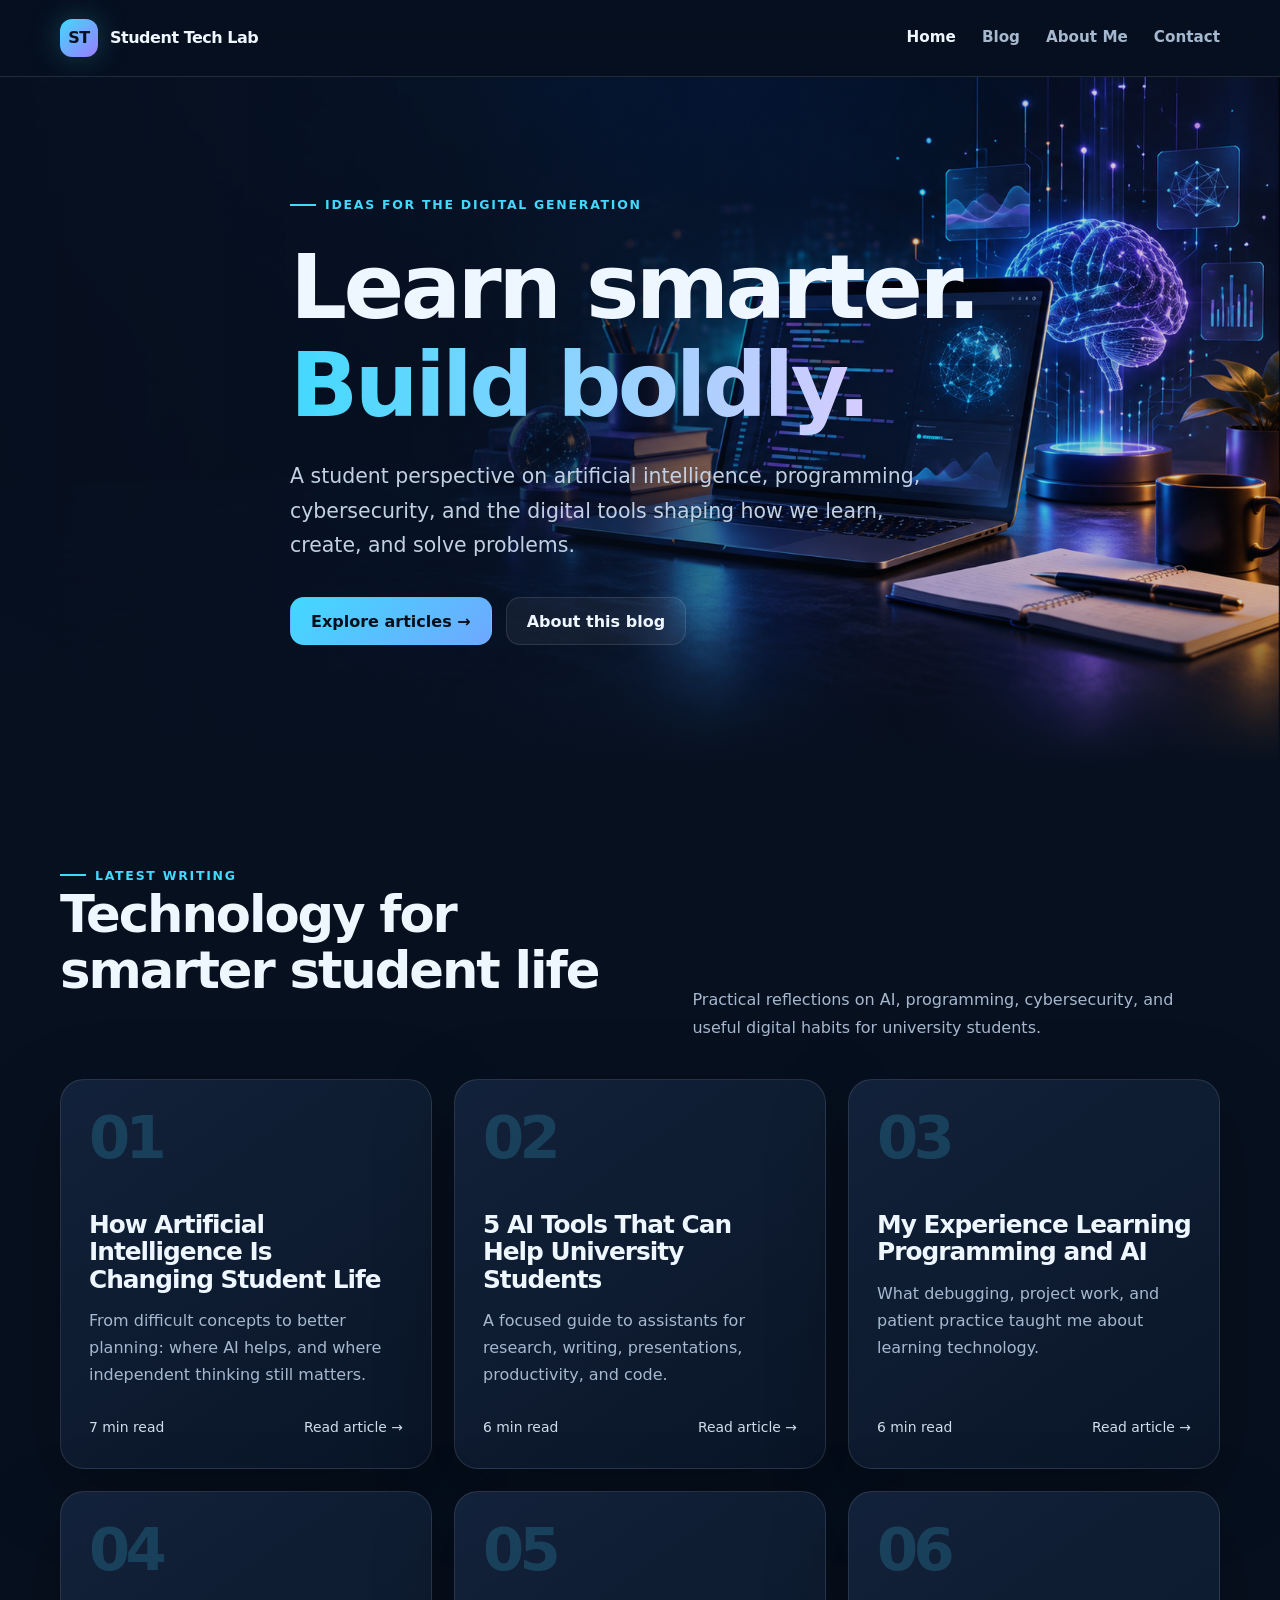
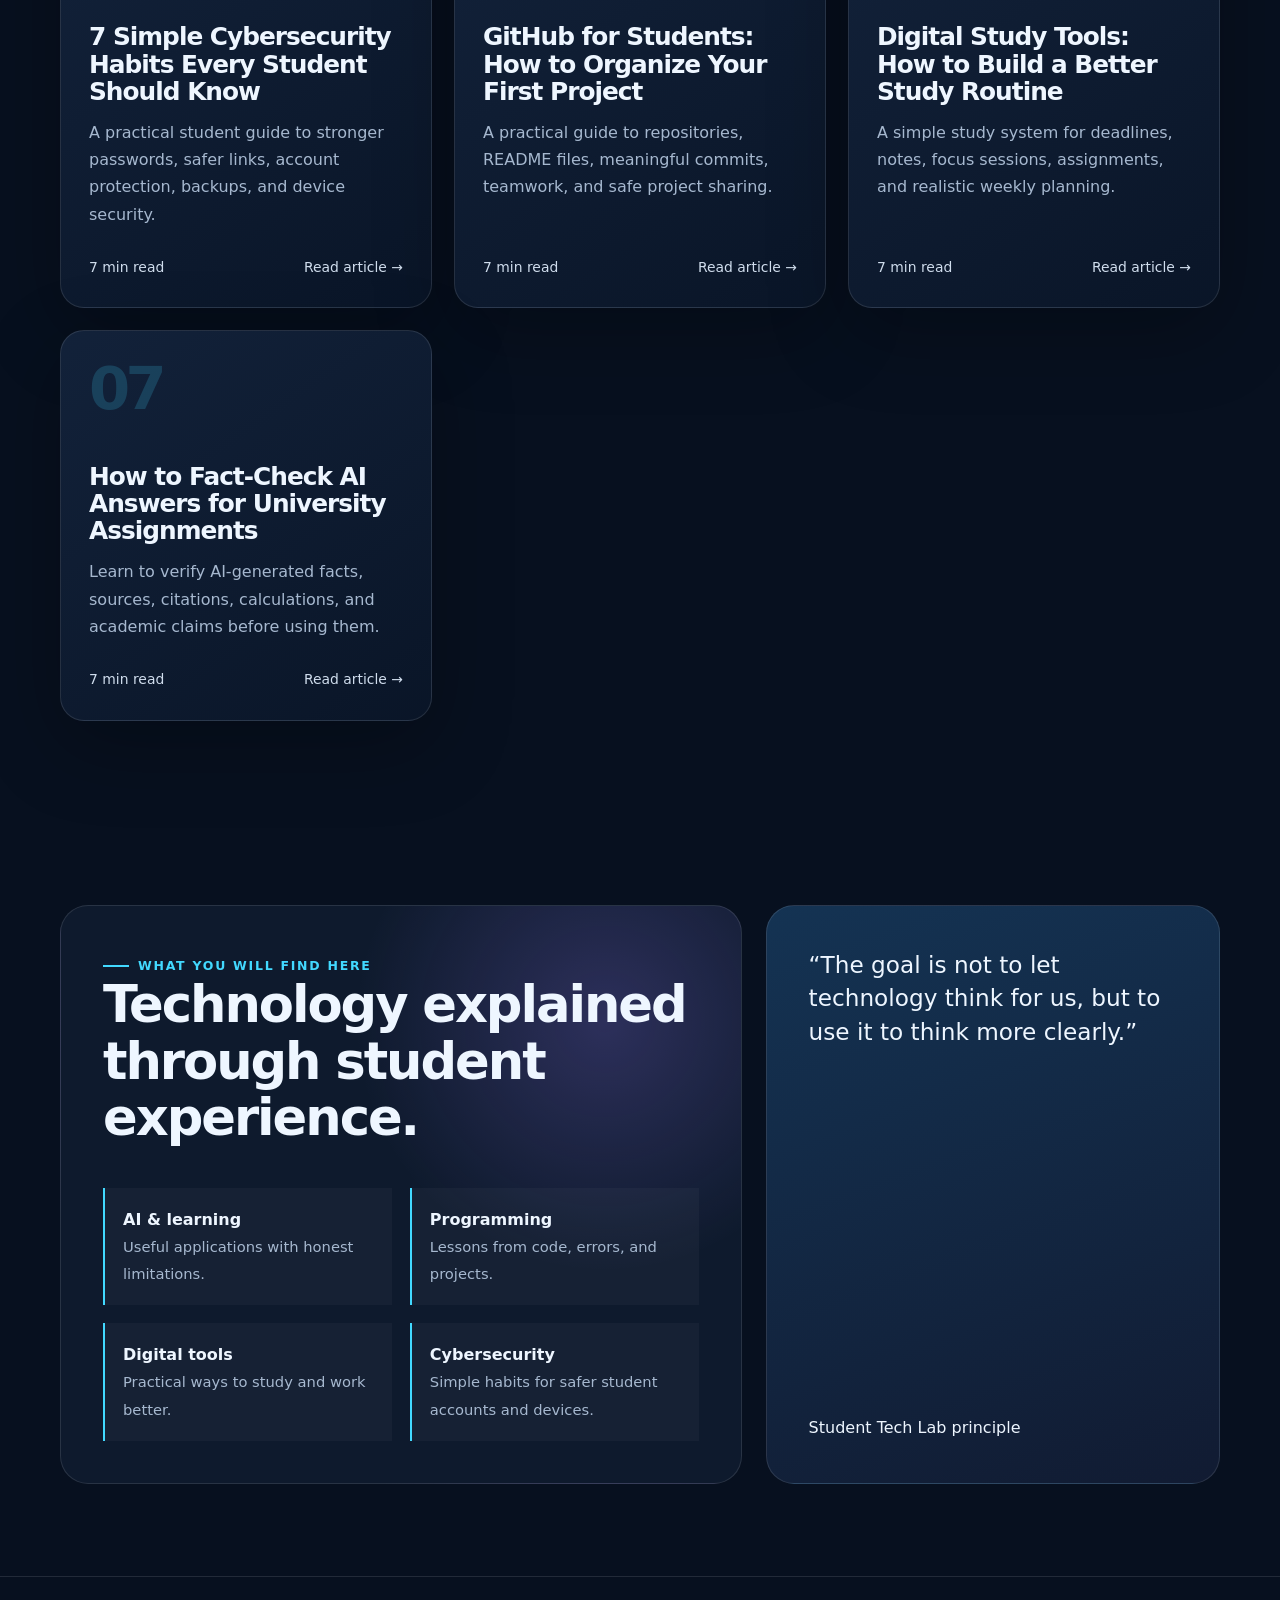
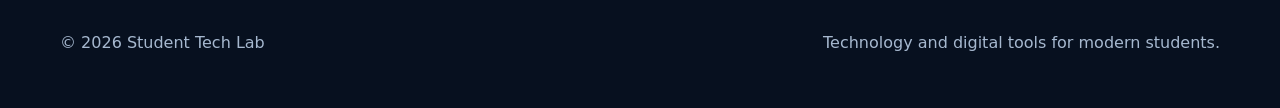
<file: index.html>
<!doctype html>
<html lang="en">
<head>
  <meta charset="utf-8">
  <meta name="viewport" content="width=device-width,initial-scale=1">
  <title>Student Tech Lab — AI, Programming & Digital Tools</title>
  <meta name="description" content="A student blog about artificial intelligence, programming, cybersecurity, and practical digital tools for modern university life.">
  <meta name="keywords" content="AI for students, programming, cybersecurity for students, education technology, student productivity">
  <link rel="icon" href="favicon.svg" type="image/svg+xml">
  <link rel="stylesheet" href="assets/styles.css">
</head>
<body>
  <a class="skip" href="#main">Skip to content</a>

  <header class="site-header">
    <nav class="nav wrap" aria-label="Main navigation">
      <a class="brand" href="index.html"><span class="brand-mark">ST</span>Student Tech Lab</a>
      <button class="menu-btn" aria-expanded="false" aria-controls="nav-links">Menu</button>
      <div class="nav-links" id="nav-links">
        <a href="index.html" aria-current="page">Home</a>
        <a href="#articles">Blog</a>
        <a href="about.html">About Me</a>
        <a href="contact.html">Contact</a>
      </div>
    </nav>
  </header>

  <main id="main">
    <section class="hero">
      <div class="wrap hero-content">
        <span class="eyebrow">Ideas for the digital generation</span>
        <h1>Learn smarter. <span class="gradient">Build boldly.</span></h1>
        <p class="lead">A student perspective on artificial intelligence, programming, cybersecurity, and the digital tools shaping how we learn, create, and solve problems.</p>
        <div class="hero-actions">
          <a class="button" href="#articles">Explore articles →</a>
          <a class="button secondary" href="about.html">About this blog</a>
        </div>
      </div>
    </section>

    <section class="section" id="articles">
      <div class="wrap">
        <div class="section-head">
          <div>
            <span class="eyebrow">Latest writing</span>
            <h2>Technology for smarter student life</h2>
          </div>
          <p>Practical reflections on AI, programming, cybersecurity, and useful digital habits for university students.</p>
        </div>

        <div class="post-grid">
          <a class="card" href="articles/ai-changing-student-life.html">
            <span class="card-number">01</span>
            <h3>How Artificial Intelligence Is Changing Student Life</h3>
            <p>From difficult concepts to better planning: where AI helps, and where independent thinking still matters.</p>
            <div class="card-meta"><span>7 min read</span><span>Read article →</span></div>
          </a>

          <a class="card" href="articles/five-ai-tools.html">
            <span class="card-number">02</span>
            <h3>5 AI Tools That Can Help University Students</h3>
            <p>A focused guide to assistants for research, writing, presentations, productivity, and code.</p>
            <div class="card-meta"><span>6 min read</span><span>Read article →</span></div>
          </a>

          <a class="card" href="articles/learning-programming-ai.html">
            <span class="card-number">03</span>
            <h3>My Experience Learning Programming and AI</h3>
            <p>What debugging, project work, and patient practice taught me about learning technology.</p>
            <div class="card-meta"><span>6 min read</span><span>Read article →</span></div>
          </a>

          <a class="card" href="articles/cybersecurity-students.html">
            <span class="card-number">04</span>
            <h3>7 Simple Cybersecurity Habits Every Student Should Know</h3>
            <p>A practical student guide to stronger passwords, safer links, account protection, backups, and device security.</p>
            <div class="card-meta"><span>7 min read</span><span>Read article →</span></div>
          </a>

          <a class="card" href="articles/github-for-students.html">
            <span class="card-number">05</span>
            <h3>GitHub for Students: How to Organize Your First Project</h3>
            <p>A practical guide to repositories, README files, meaningful commits, teamwork, and safe project sharing.</p>
            <div class="card-meta"><span>7 min read</span><span>Read article →</span></div>
          </a>

          <a class="card" href="articles/digital-study-tools.html">
            <span class="card-number">06</span>
            <h3>Digital Study Tools: How to Build a Better Study Routine</h3>
            <p>A simple study system for deadlines, notes, focus sessions, assignments, and realistic weekly planning.</p>
            <div class="card-meta"><span>7 min read</span><span>Read article →</span></div>
          </a>

          <a class="card" href="articles/fact-check-ai-answers.html">
            <span class="card-number">07</span>
            <h3>How to Fact-Check AI Answers for University Assignments</h3>
            <p>Learn to verify AI-generated facts, sources, citations, calculations, and academic claims before using them.</p>
            <div class="card-meta"><span>7 min read</span><span>Read article →</span></div>
          </a>
        </div>
      </div>
    </section>

    <section class="section">
      <div class="wrap topic-strip">
        <div class="feature-panel">
          <span class="eyebrow">What you will find here</span>
          <h2>Technology explained through student experience.</h2>
          <div class="feature-list">
            <div class="feature"><strong>AI & learning</strong><span>Useful applications with honest limitations.</span></div>
            <div class="feature"><strong>Programming</strong><span>Lessons from code, errors, and projects.</span></div>
            <div class="feature"><strong>Digital tools</strong><span>Practical ways to study and work better.</span></div>
            <div class="feature"><strong>Cybersecurity</strong><span>Simple habits for safer student accounts and devices.</span></div>
          </div>
        </div>
        <aside class="quote-panel">
          <blockquote>“The goal is not to let technology think for us, but to use it to think more clearly.”</blockquote>
          <span>Student Tech Lab principle</span>
        </aside>
      </div>
    </section>
  </main>

  <footer class="site-footer">
    <div class="wrap footer-row">
      <p>© 2026 Student Tech Lab</p>
      <p>Technology and digital tools for modern students.</p>
    </div>
  </footer>

  <script src="assets/site.js"></script>
</body>
</html>
</file>
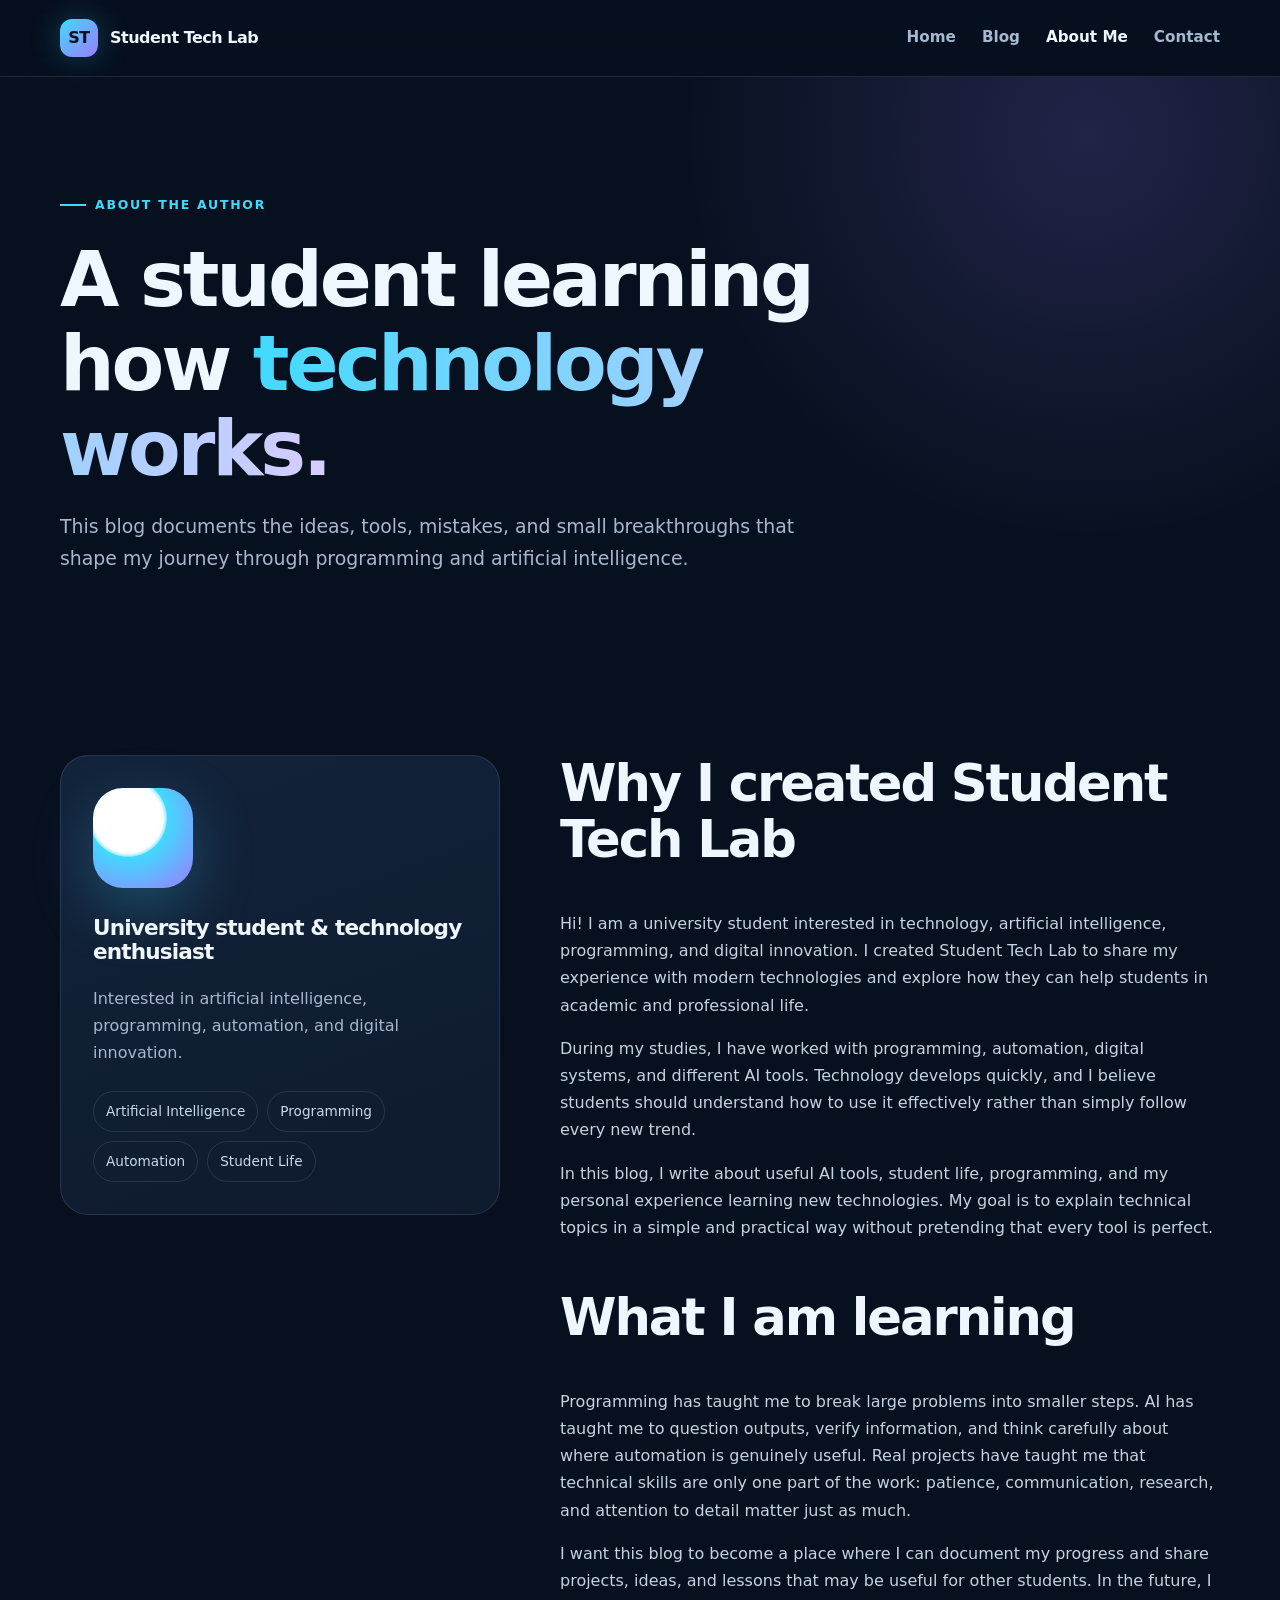
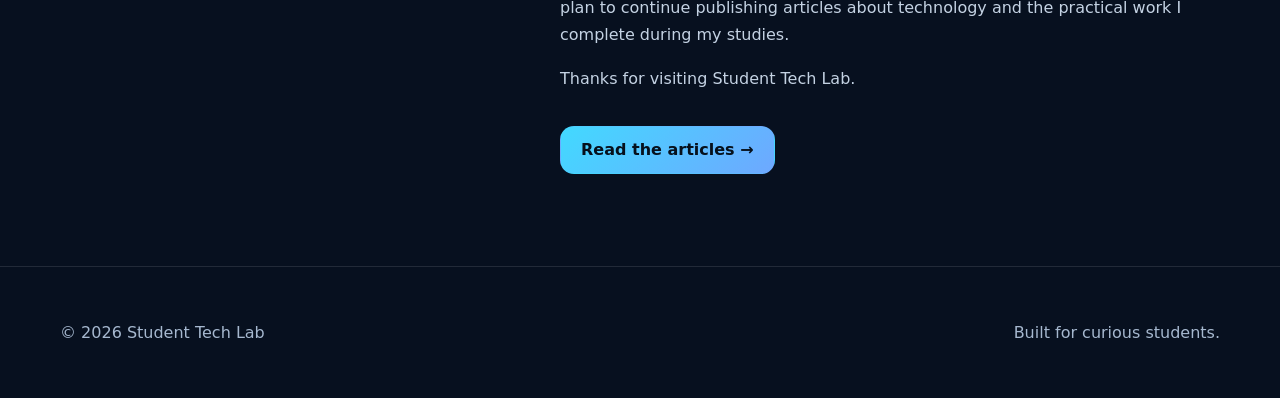
<file: about.html>
<!doctype html><html lang="en"><head><meta charset="utf-8"><meta name="viewport" content="width=device-width,initial-scale=1"><title>About Me — Student Tech Lab</title><meta name="description" content="Meet the university student behind Student Tech Lab and learn why this blog explores AI, programming, and digital innovation."><link rel="icon" href="favicon.svg" type="image/svg+xml"><link rel="stylesheet" href="assets/styles.css"></head><body><a class="skip" href="#main">Skip to content</a><header class="site-header"><nav class="nav wrap" aria-label="Main navigation"><a class="brand" href="index.html"><span class="brand-mark">ST</span>Student Tech Lab</a><button class="menu-btn" aria-expanded="false" aria-controls="nav-links">Menu</button><div class="nav-links" id="nav-links"><a href="index.html">Home</a><a href="index.html#articles">Blog</a><a href="about.html" aria-current="page">About Me</a><a href="contact.html">Contact</a></div></nav></header><main id="main"><section class="page-hero"><div class="wrap"><span class="eyebrow">About the author</span><h1>A student learning how <span class="gradient">technology works.</span></h1><p>This blog documents the ideas, tools, mistakes, and small breakthroughs that shape my journey through programming and artificial intelligence.</p></div></section><section class="section"><div class="wrap about-grid"><aside class="profile-card"><div class="profile-orb" aria-hidden="true"></div><h3>University student & technology enthusiast</h3><p style="color:var(--muted)">Interested in artificial intelligence, programming, automation, and digital innovation.</p><div class="chips"><span class="chip">Artificial Intelligence</span><span class="chip">Programming</span><span class="chip">Automation</span><span class="chip">Student Life</span></div></aside><div class="prose"><h2>Why I created Student Tech Lab</h2><p>Hi! I am a university student interested in technology, artificial intelligence, programming, and digital innovation. I created Student Tech Lab to share my experience with modern technologies and explore how they can help students in academic and professional life.</p><p>During my studies, I have worked with programming, automation, digital systems, and different AI tools. Technology develops quickly, and I believe students should understand how to use it effectively rather than simply follow every new trend.</p><p>In this blog, I write about useful AI tools, student life, programming, and my personal experience learning new technologies. My goal is to explain technical topics in a simple and practical way without pretending that every tool is perfect.</p><h2 style="margin-top:48px">What I am learning</h2><p>Programming has taught me to break large problems into smaller steps. AI has taught me to question outputs, verify information, and think carefully about where automation is genuinely useful. Real projects have taught me that technical skills are only one part of the work: patience, communication, research, and attention to detail matter just as much.</p><p>I want this blog to become a place where I can document my progress and share projects, ideas, and lessons that may be useful for other students. In the future, I plan to continue publishing articles about technology and the practical work I complete during my studies.</p><p>Thanks for visiting Student Tech Lab.</p><a class="button" href="index.html#articles" style="margin-top:18px">Read the articles →</a></div></div></section></main><footer class="site-footer"><div class="wrap footer-row"><p>© 2026 Student Tech Lab</p><p>Built for curious students.</p></div></footer><script src="assets/site.js"></script></body></html>
</file>
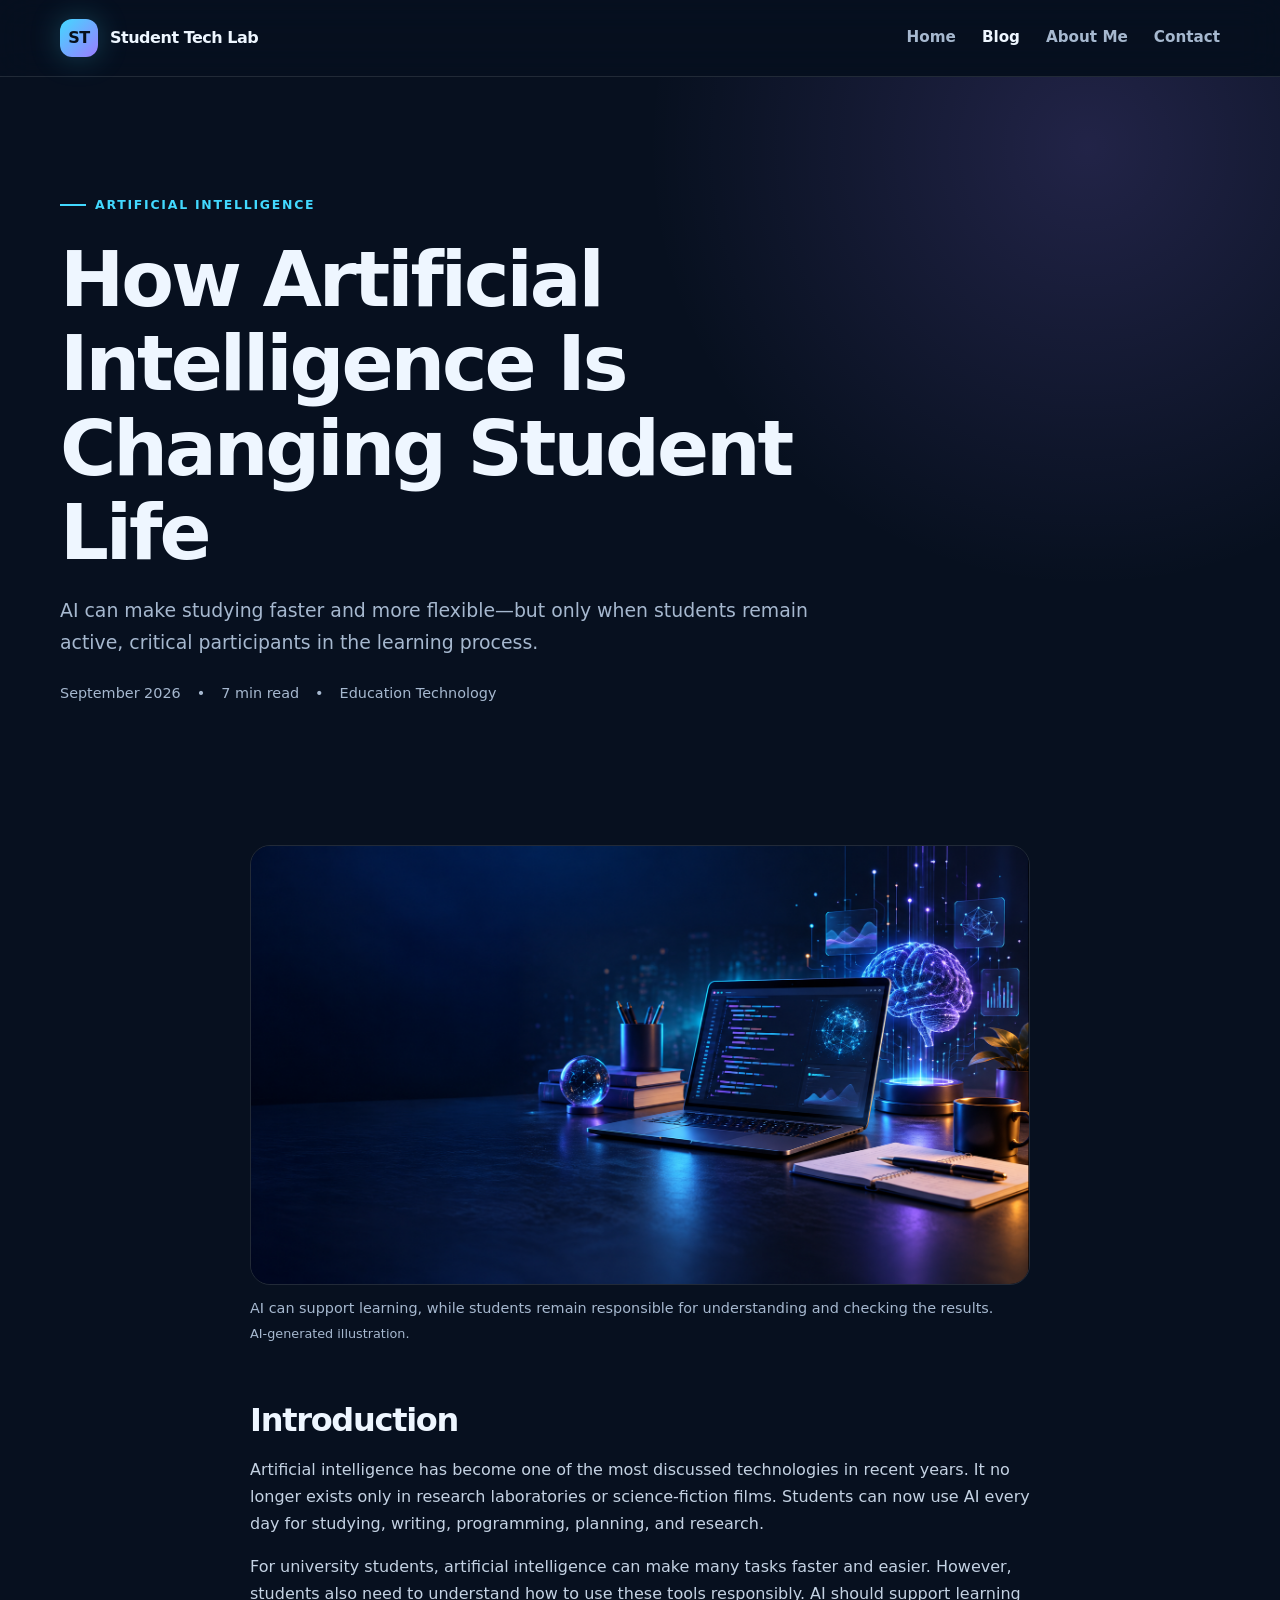
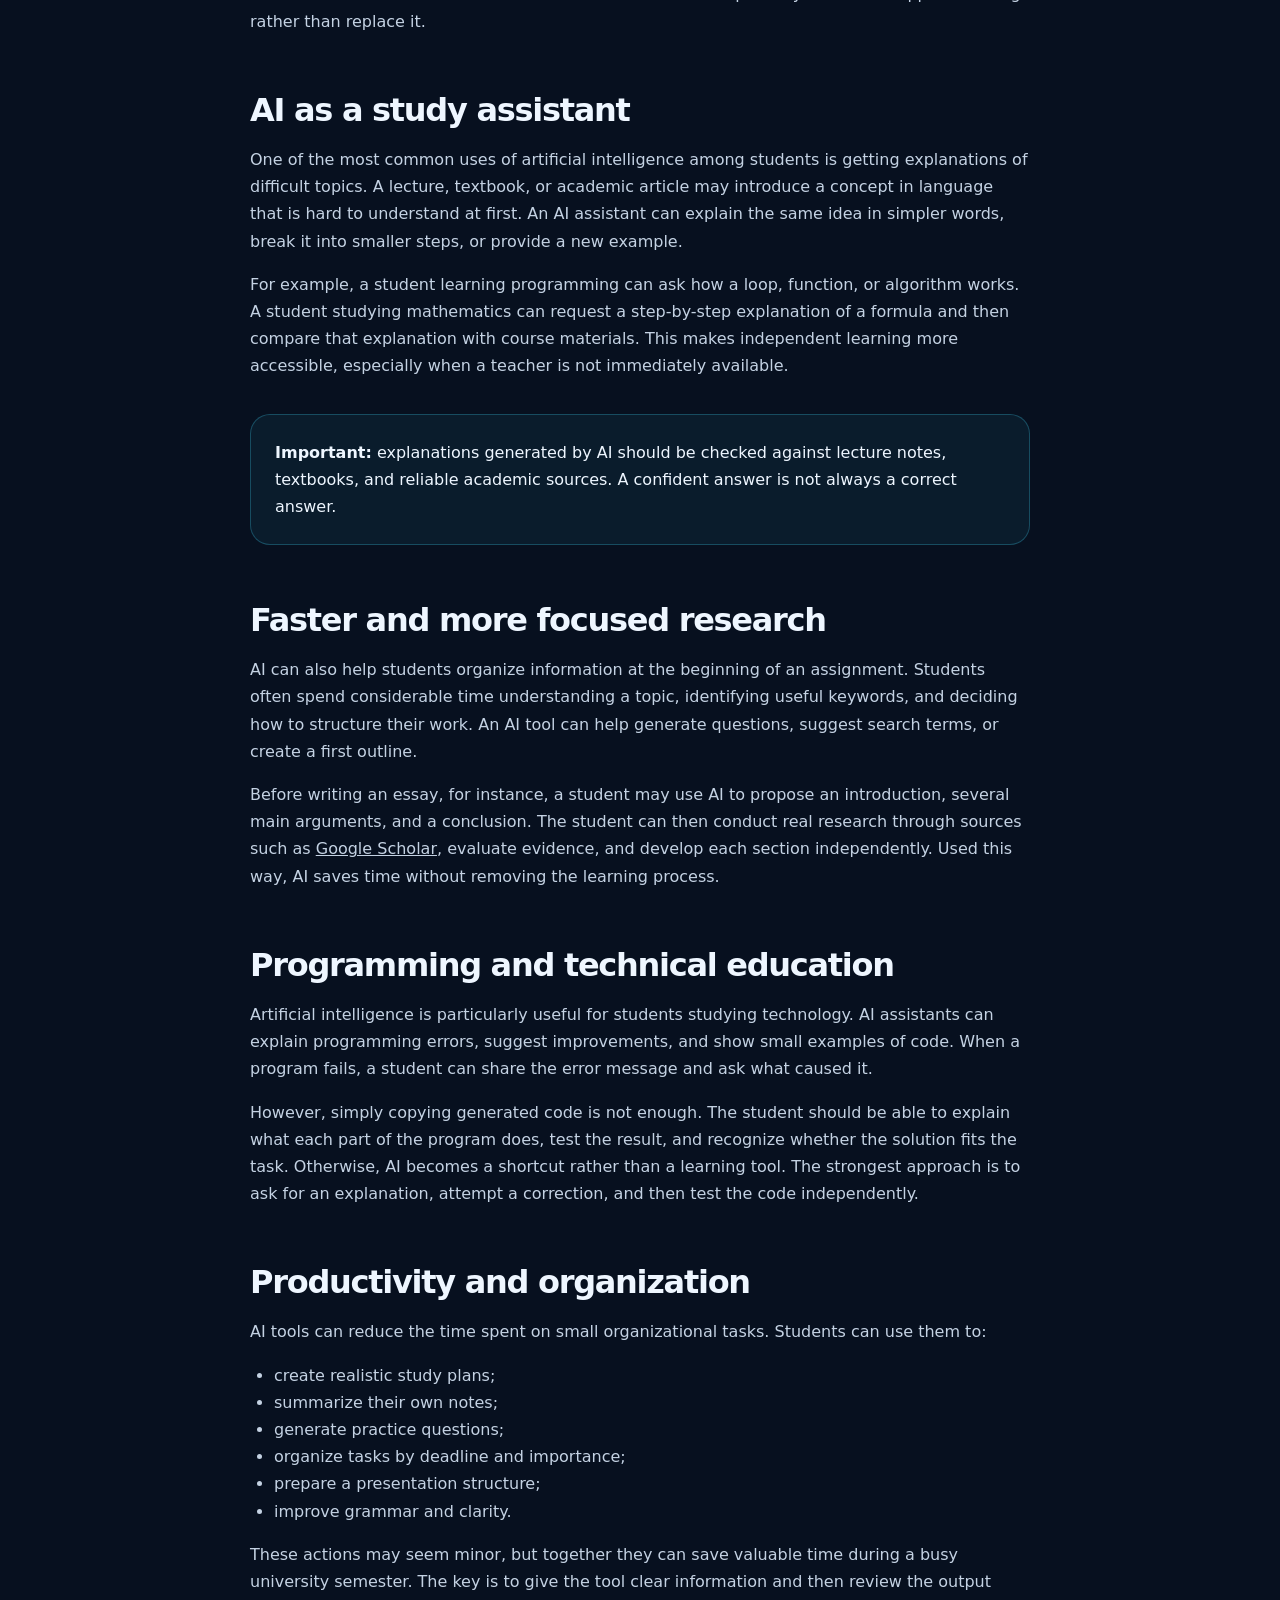
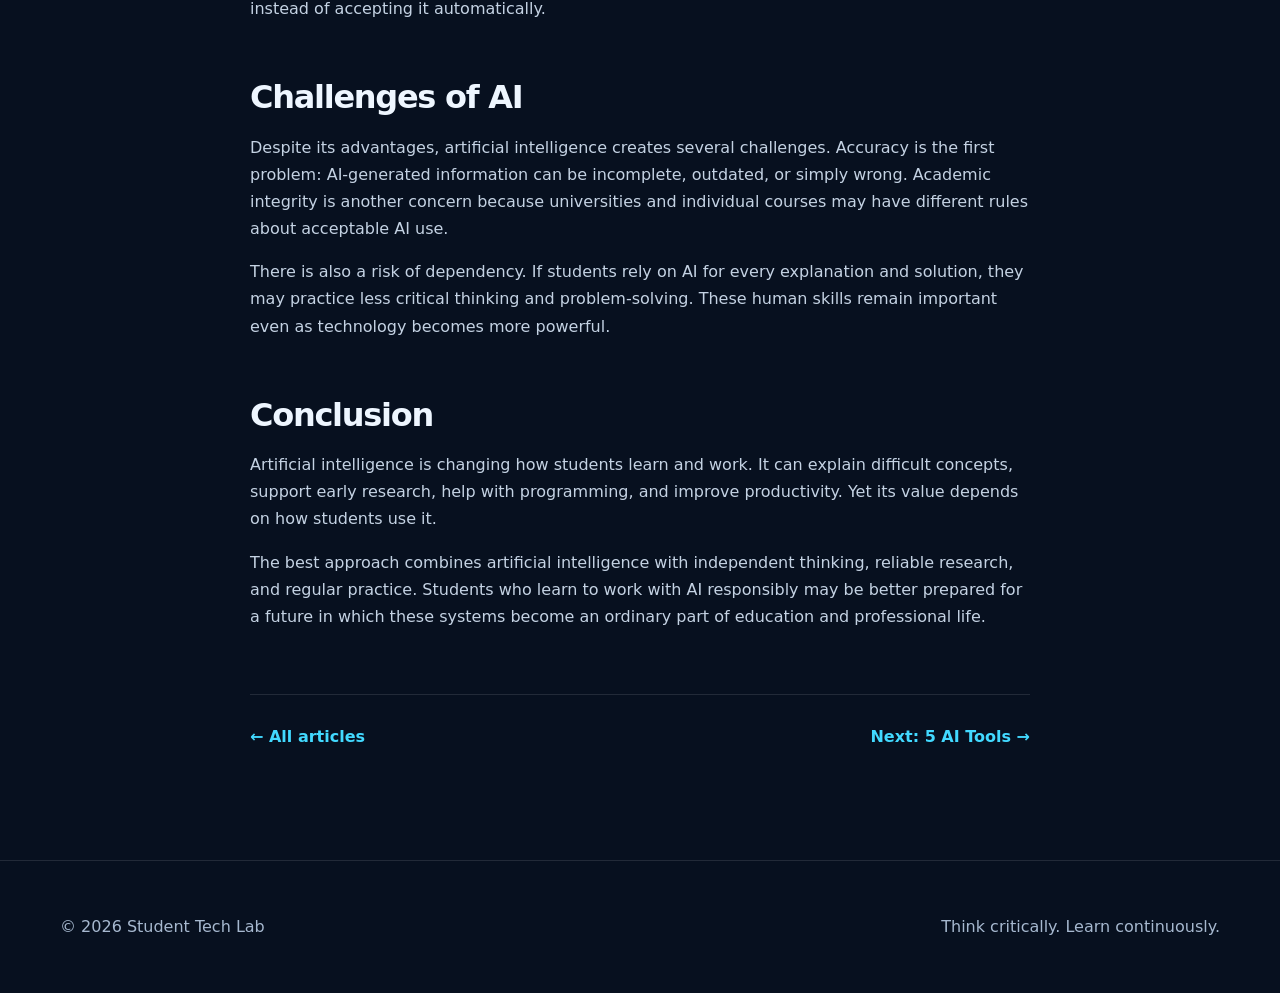
<file: ai-changing-student-life.html>
<!doctype html><html lang="en"><head><meta charset="utf-8"><meta name="viewport" content="width=device-width,initial-scale=1"><title>How Artificial Intelligence Is Changing Student Life</title><meta name="description" content="Discover how artificial intelligence is changing student life by supporting learning, research, programming, and productivity."><meta name="keywords" content="Artificial Intelligence, AI for students, education technology, student productivity, AI tools"><link rel="icon" href="../favicon.svg" type="image/svg+xml"><link rel="stylesheet" href="../assets/styles.css"></head><body><a class="skip" href="#main">Skip to content</a><header class="site-header"><nav class="nav wrap" aria-label="Main navigation"><a class="brand" href="../index.html"><span class="brand-mark">ST</span>Student Tech Lab</a><button class="menu-btn" aria-expanded="false" aria-controls="nav-links">Menu</button><div class="nav-links" id="nav-links"><a href="../index.html">Home</a><a href="../index.html#articles" aria-current="page">Blog</a><a href="../about.html">About Me</a><a href="../contact.html">Contact</a></div></nav></header><main id="main"><header class="page-hero"><div class="wrap"><span class="eyebrow">Artificial intelligence</span><h1>How Artificial Intelligence Is Changing Student Life</h1><p>AI can make studying faster and more flexible—but only when students remain active, critical participants in the learning process.</p><div class="article-meta"><span>September 2026</span><span>•</span><span>7 min read</span><span>•</span><span>Education Technology</span></div></div></header><article class="article-wrap"><figure class="article-figure"><img src="../assets/hero-ai-lab.png" alt="Conceptual study desk with a laptop and a glowing AI brain" width="1536" height="864"><figcaption>AI can support learning, while students remain responsible for understanding and checking the results. <span>AI-generated illustration.</span></figcaption></figure><h2>Introduction</h2><p>Artificial intelligence has become one of the most discussed technologies in recent years. It no longer exists only in research laboratories or science-fiction films. Students can now use AI every day for studying, writing, programming, planning, and research.</p><p>For university students, artificial intelligence can make many tasks faster and easier. However, students also need to understand how to use these tools responsibly. AI should support learning rather than replace it.</p><h2>AI as a study assistant</h2><p>One of the most common uses of artificial intelligence among students is getting explanations of difficult topics. A lecture, textbook, or academic article may introduce a concept in language that is hard to understand at first. An AI assistant can explain the same idea in simpler words, break it into smaller steps, or provide a new example.</p><p>For example, a student learning programming can ask how a loop, function, or algorithm works. A student studying mathematics can request a step-by-step explanation of a formula and then compare that explanation with course materials. This makes independent learning more accessible, especially when a teacher is not immediately available.</p><div class="article-note"><strong>Important:</strong> explanations generated by AI should be checked against lecture notes, textbooks, and reliable academic sources. A confident answer is not always a correct answer.</div><h2>Faster and more focused research</h2><p>AI can also help students organize information at the beginning of an assignment. Students often spend considerable time understanding a topic, identifying useful keywords, and deciding how to structure their work. An AI tool can help generate questions, suggest search terms, or create a first outline.</p><p>Before writing an essay, for instance, a student may use AI to propose an introduction, several main arguments, and a conclusion. The student can then conduct real research through sources such as <a href="https://scholar.google.com/" target="_blank" rel="noopener">Google Scholar</a>, evaluate evidence, and develop each section independently. Used this way, AI saves time without removing the learning process.</p><h2>Programming and technical education</h2><p>Artificial intelligence is particularly useful for students studying technology. AI assistants can explain programming errors, suggest improvements, and show small examples of code. When a program fails, a student can share the error message and ask what caused it.</p><p>However, simply copying generated code is not enough. The student should be able to explain what each part of the program does, test the result, and recognize whether the solution fits the task. Otherwise, AI becomes a shortcut rather than a learning tool. The strongest approach is to ask for an explanation, attempt a correction, and then test the code independently.</p><h2>Productivity and organization</h2><p>AI tools can reduce the time spent on small organizational tasks. Students can use them to:</p><ul><li>create realistic study plans;</li><li>summarize their own notes;</li><li>generate practice questions;</li><li>organize tasks by deadline and importance;</li><li>prepare a presentation structure;</li><li>improve grammar and clarity.</li></ul><p>These actions may seem minor, but together they can save valuable time during a busy university semester. The key is to give the tool clear information and then review the output instead of accepting it automatically.</p><h2>Challenges of AI</h2><p>Despite its advantages, artificial intelligence creates several challenges. Accuracy is the first problem: AI-generated information can be incomplete, outdated, or simply wrong. Academic integrity is another concern because universities and individual courses may have different rules about acceptable AI use.</p><p>There is also a risk of dependency. If students rely on AI for every explanation and solution, they may practice less critical thinking and problem-solving. These human skills remain important even as technology becomes more powerful.</p><h2>Conclusion</h2><p>Artificial intelligence is changing how students learn and work. It can explain difficult concepts, support early research, help with programming, and improve productivity. Yet its value depends on how students use it.</p><p>The best approach combines artificial intelligence with independent thinking, reliable research, and regular practice. Students who learn to work with AI responsibly may be better prepared for a future in which these systems become an ordinary part of education and professional life.</p><nav class="article-nav" aria-label="Article navigation"><a href="../index.html#articles">← All articles</a><a href="five-ai-tools.html">Next: 5 AI Tools →</a></nav></article></main><footer class="site-footer"><div class="wrap footer-row"><p>© 2026 Student Tech Lab</p><p>Think critically. Learn continuously.</p></div></footer><script src="../assets/site.js"></script></body></html>
</file>
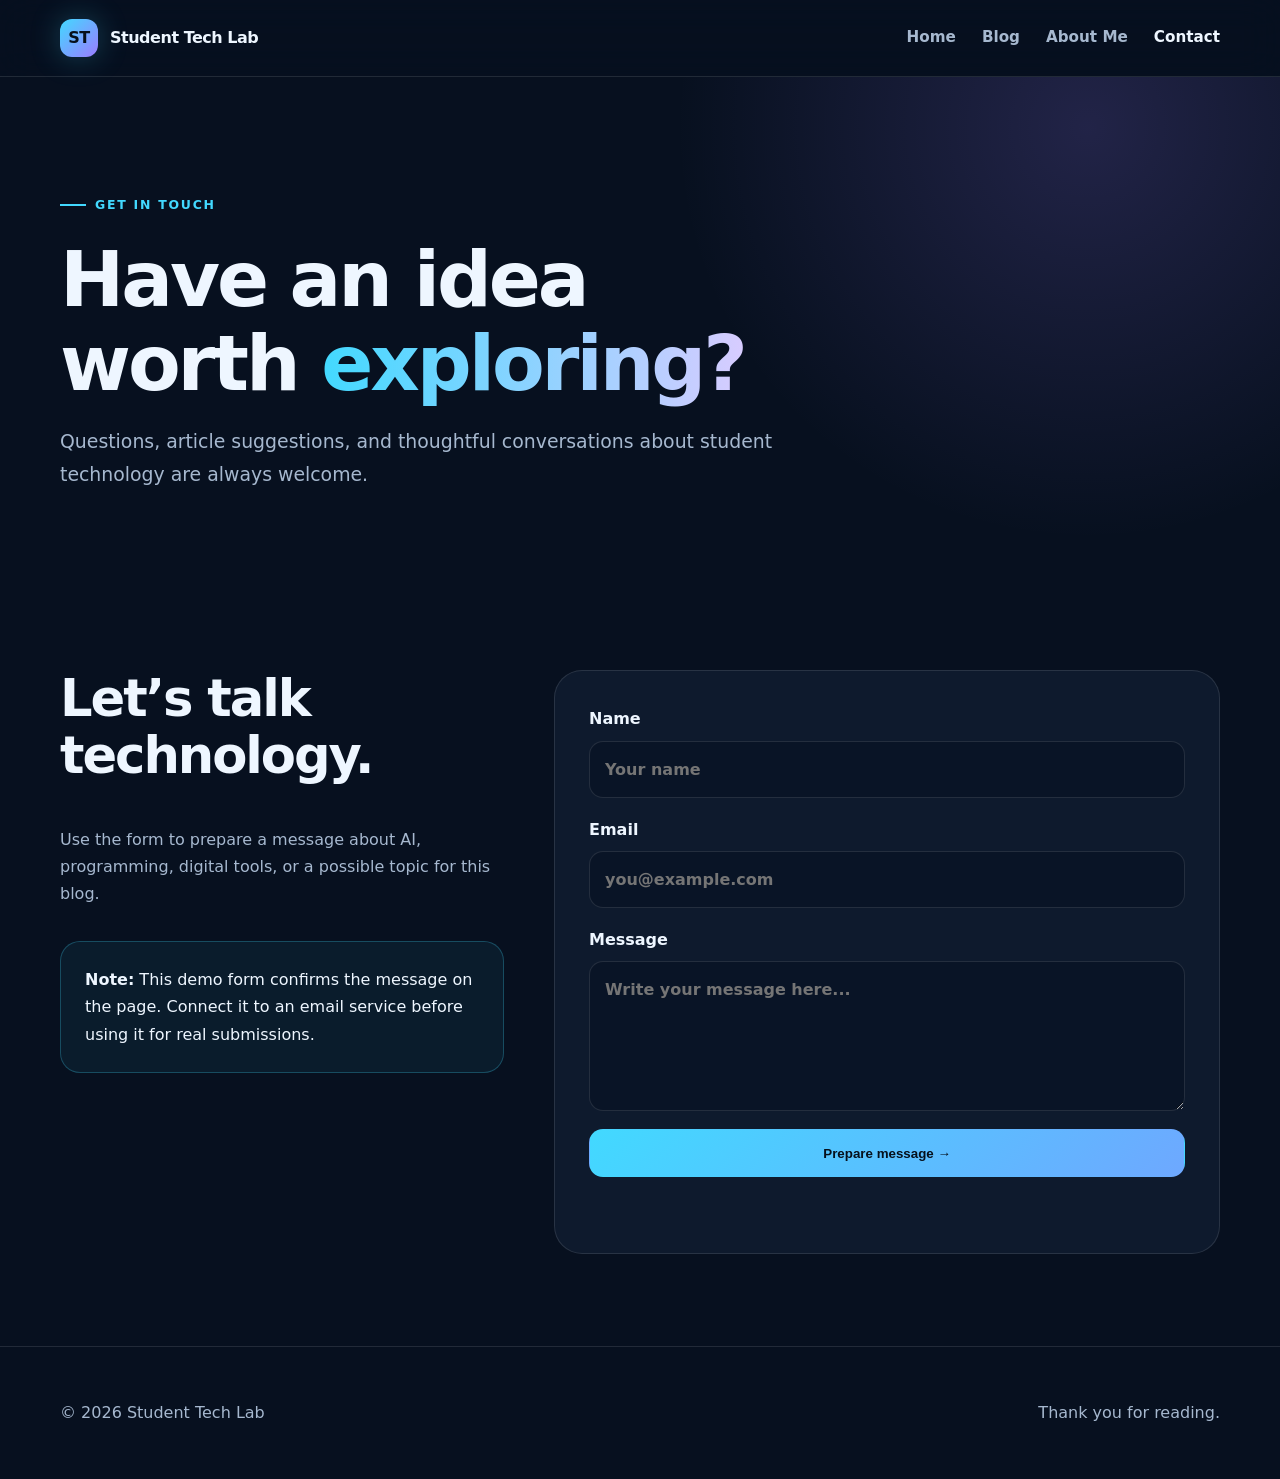
<file: contact.html>
<!doctype html><html lang="en"><head><meta charset="utf-8"><meta name="viewport" content="width=device-width,initial-scale=1"><title>Contact — Student Tech Lab</title><meta name="description" content="Contact Student Tech Lab to share a question, idea, or suggestion about AI, programming, and student technology."><link rel="icon" href="favicon.svg" type="image/svg+xml"><link rel="stylesheet" href="assets/styles.css"></head><body><a class="skip" href="#main">Skip to content</a><header class="site-header"><nav class="nav wrap" aria-label="Main navigation"><a class="brand" href="index.html"><span class="brand-mark">ST</span>Student Tech Lab</a><button class="menu-btn" aria-expanded="false" aria-controls="nav-links">Menu</button><div class="nav-links" id="nav-links"><a href="index.html">Home</a><a href="index.html#articles">Blog</a><a href="about.html">About Me</a><a href="contact.html" aria-current="page">Contact</a></div></nav></header><main id="main"><section class="page-hero"><div class="wrap"><span class="eyebrow">Get in touch</span><h1>Have an idea worth <span class="gradient">exploring?</span></h1><p>Questions, article suggestions, and thoughtful conversations about student technology are always welcome.</p></div></section><section class="section"><div class="wrap contact-grid"><div><h2>Let’s talk technology.</h2><p style="color:var(--muted)">Use the form to prepare a message about AI, programming, digital tools, or a possible topic for this blog.</p><div class="article-note"><strong>Note:</strong> This demo form confirms the message on the page. Connect it to an email service before using it for real submissions.</div></div><div class="contact-card"><form data-contact-form><label>Name<input name="name" autocomplete="name" required placeholder="Your name"></label><label>Email<input name="email" type="email" autocomplete="email" required placeholder="you@example.com"></label><label>Message<textarea name="message" required placeholder="Write your message here..."></textarea></label><button class="button" type="submit">Prepare message →</button><p class="form-status" role="status" aria-live="polite"></p></form></div></div></section></main><footer class="site-footer"><div class="wrap footer-row"><p>© 2026 Student Tech Lab</p><p>Thank you for reading.</p></div></footer><script src="assets/site.js"></script></body></html>
</file>
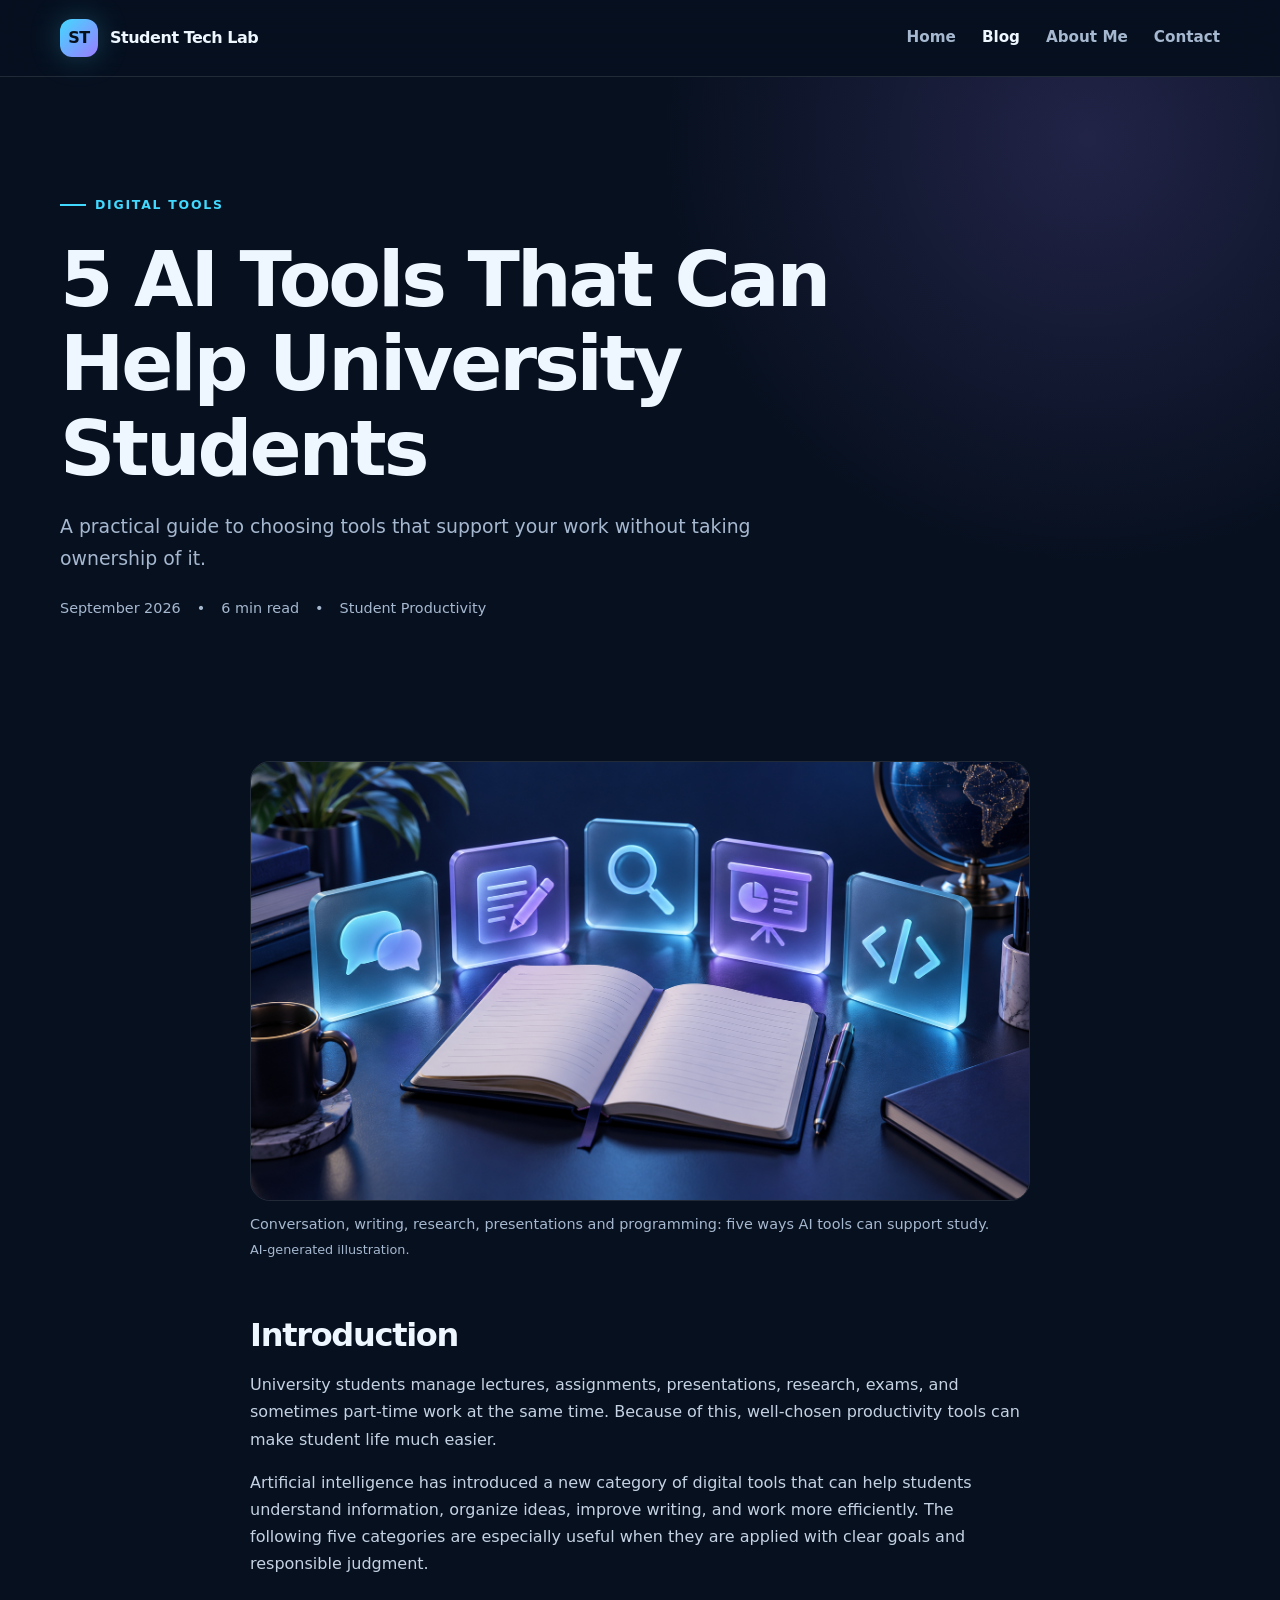
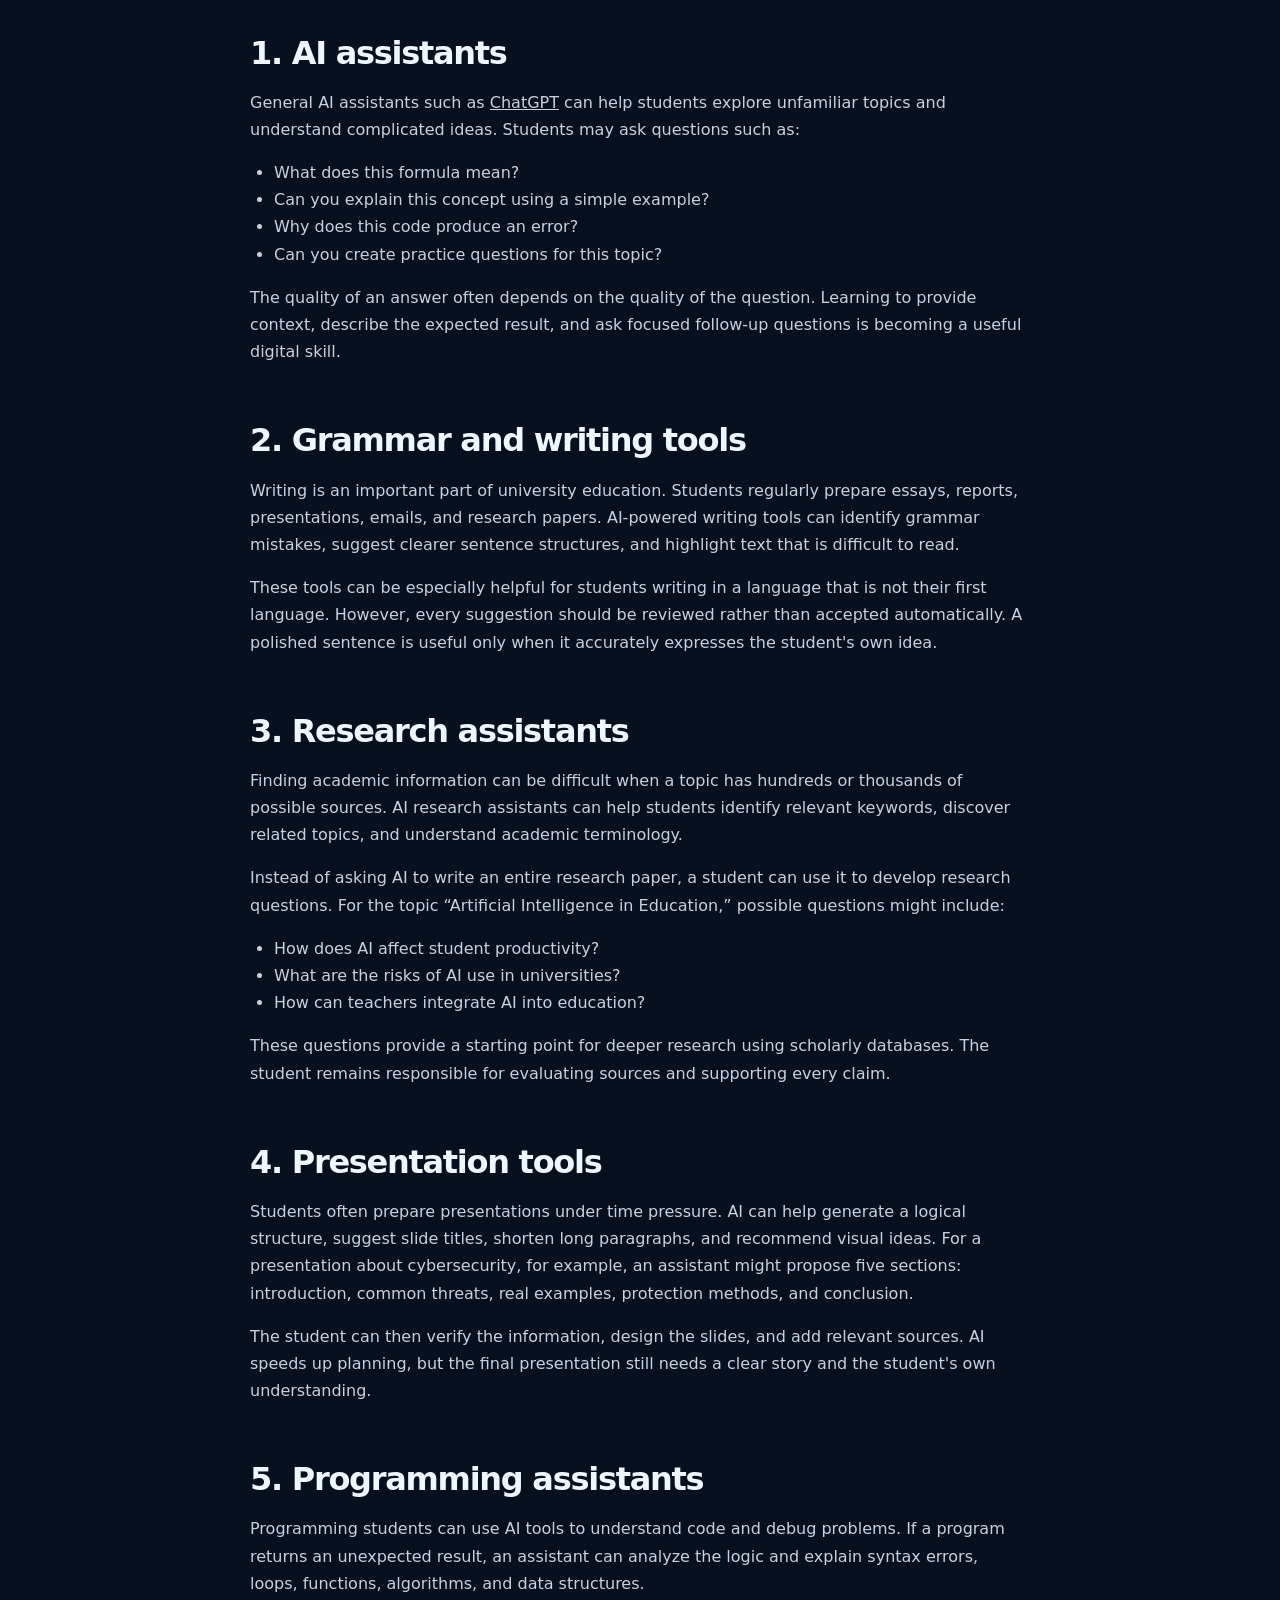
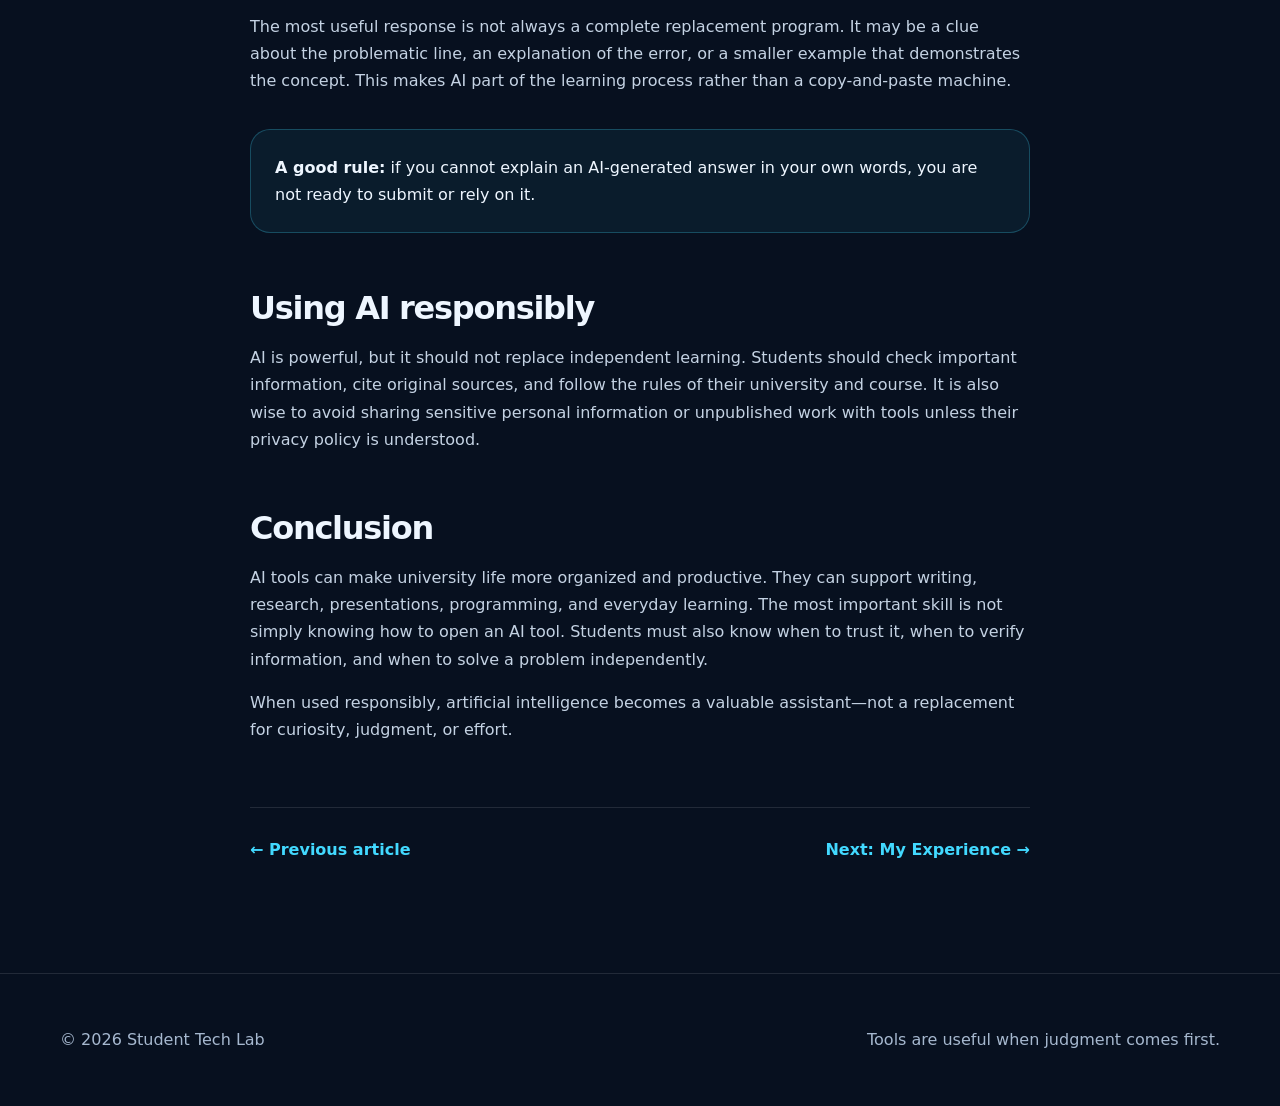
<file: five-ai-tools.html>
<!doctype html><html lang="en"><head><meta charset="utf-8"><meta name="viewport" content="width=device-width,initial-scale=1"><title>5 AI Tools That Can Help University Students</title><meta name="description" content="Explore five useful types of AI tools that can help university students with studying, research, writing, presentations, and programming."><meta name="keywords" content="AI tools for students, ChatGPT for students, university technology, student productivity, AI education"><link rel="icon" href="../favicon.svg" type="image/svg+xml"><link rel="stylesheet" href="../assets/styles.css"></head><body><a class="skip" href="#main">Skip to content</a><header class="site-header"><nav class="nav wrap" aria-label="Main navigation"><a class="brand" href="../index.html"><span class="brand-mark">ST</span>Student Tech Lab</a><button class="menu-btn" aria-expanded="false" aria-controls="nav-links">Menu</button><div class="nav-links" id="nav-links"><a href="../index.html">Home</a><a href="../index.html#articles" aria-current="page">Blog</a><a href="../about.html">About Me</a><a href="../contact.html">Contact</a></div></nav></header><main id="main"><header class="page-hero"><div class="wrap"><span class="eyebrow">Digital tools</span><h1>5 AI Tools That Can Help University Students</h1><p>A practical guide to choosing tools that support your work without taking ownership of it.</p><div class="article-meta"><span>September 2026</span><span>•</span><span>6 min read</span><span>•</span><span>Student Productivity</span></div></div></header><article class="article-wrap"><figure class="article-figure"><img src="../assets/ai-study-tools.png" alt="Conceptual illustration of five categories of digital study tools" width="1536" height="864"><figcaption>Conversation, writing, research, presentations and programming: five ways AI tools can support study. <span>AI-generated illustration.</span></figcaption></figure><h2>Introduction</h2><p>University students manage lectures, assignments, presentations, research, exams, and sometimes part-time work at the same time. Because of this, well-chosen productivity tools can make student life much easier.</p><p>Artificial intelligence has introduced a new category of digital tools that can help students understand information, organize ideas, improve writing, and work more efficiently. The following five categories are especially useful when they are applied with clear goals and responsible judgment.</p><h2>1. AI assistants</h2><p>General AI assistants such as <a href="https://chatgpt.com/" target="_blank" rel="noopener">ChatGPT</a> can help students explore unfamiliar topics and understand complicated ideas. Students may ask questions such as:</p><ul><li>What does this formula mean?</li><li>Can you explain this concept using a simple example?</li><li>Why does this code produce an error?</li><li>Can you create practice questions for this topic?</li></ul><p>The quality of an answer often depends on the quality of the question. Learning to provide context, describe the expected result, and ask focused follow-up questions is becoming a useful digital skill.</p><h2>2. Grammar and writing tools</h2><p>Writing is an important part of university education. Students regularly prepare essays, reports, presentations, emails, and research papers. AI-powered writing tools can identify grammar mistakes, suggest clearer sentence structures, and highlight text that is difficult to read.</p><p>These tools can be especially helpful for students writing in a language that is not their first language. However, every suggestion should be reviewed rather than accepted automatically. A polished sentence is useful only when it accurately expresses the student's own idea.</p><h2>3. Research assistants</h2><p>Finding academic information can be difficult when a topic has hundreds or thousands of possible sources. AI research assistants can help students identify relevant keywords, discover related topics, and understand academic terminology.</p><p>Instead of asking AI to write an entire research paper, a student can use it to develop research questions. For the topic “Artificial Intelligence in Education,” possible questions might include:</p><ul><li>How does AI affect student productivity?</li><li>What are the risks of AI use in universities?</li><li>How can teachers integrate AI into education?</li></ul><p>These questions provide a starting point for deeper research using scholarly databases. The student remains responsible for evaluating sources and supporting every claim.</p><h2>4. Presentation tools</h2><p>Students often prepare presentations under time pressure. AI can help generate a logical structure, suggest slide titles, shorten long paragraphs, and recommend visual ideas. For a presentation about cybersecurity, for example, an assistant might propose five sections: introduction, common threats, real examples, protection methods, and conclusion.</p><p>The student can then verify the information, design the slides, and add relevant sources. AI speeds up planning, but the final presentation still needs a clear story and the student's own understanding.</p><h2>5. Programming assistants</h2><p>Programming students can use AI tools to understand code and debug problems. If a program returns an unexpected result, an assistant can analyze the logic and explain syntax errors, loops, functions, algorithms, and data structures.</p><p>The most useful response is not always a complete replacement program. It may be a clue about the problematic line, an explanation of the error, or a smaller example that demonstrates the concept. This makes AI part of the learning process rather than a copy-and-paste machine.</p><div class="article-note"><strong>A good rule:</strong> if you cannot explain an AI-generated answer in your own words, you are not ready to submit or rely on it.</div><h2>Using AI responsibly</h2><p>AI is powerful, but it should not replace independent learning. Students should check important information, cite original sources, and follow the rules of their university and course. It is also wise to avoid sharing sensitive personal information or unpublished work with tools unless their privacy policy is understood.</p><h2>Conclusion</h2><p>AI tools can make university life more organized and productive. They can support writing, research, presentations, programming, and everyday learning. The most important skill is not simply knowing how to open an AI tool. Students must also know when to trust it, when to verify information, and when to solve a problem independently.</p><p>When used responsibly, artificial intelligence becomes a valuable assistant—not a replacement for curiosity, judgment, or effort.</p><nav class="article-nav" aria-label="Article navigation"><a href="ai-changing-student-life.html">← Previous article</a><a href="learning-programming-ai.html">Next: My Experience →</a></nav></article></main><footer class="site-footer"><div class="wrap footer-row"><p>© 2026 Student Tech Lab</p><p>Tools are useful when judgment comes first.</p></div></footer><script src="../assets/site.js"></script></body></html>
</file>
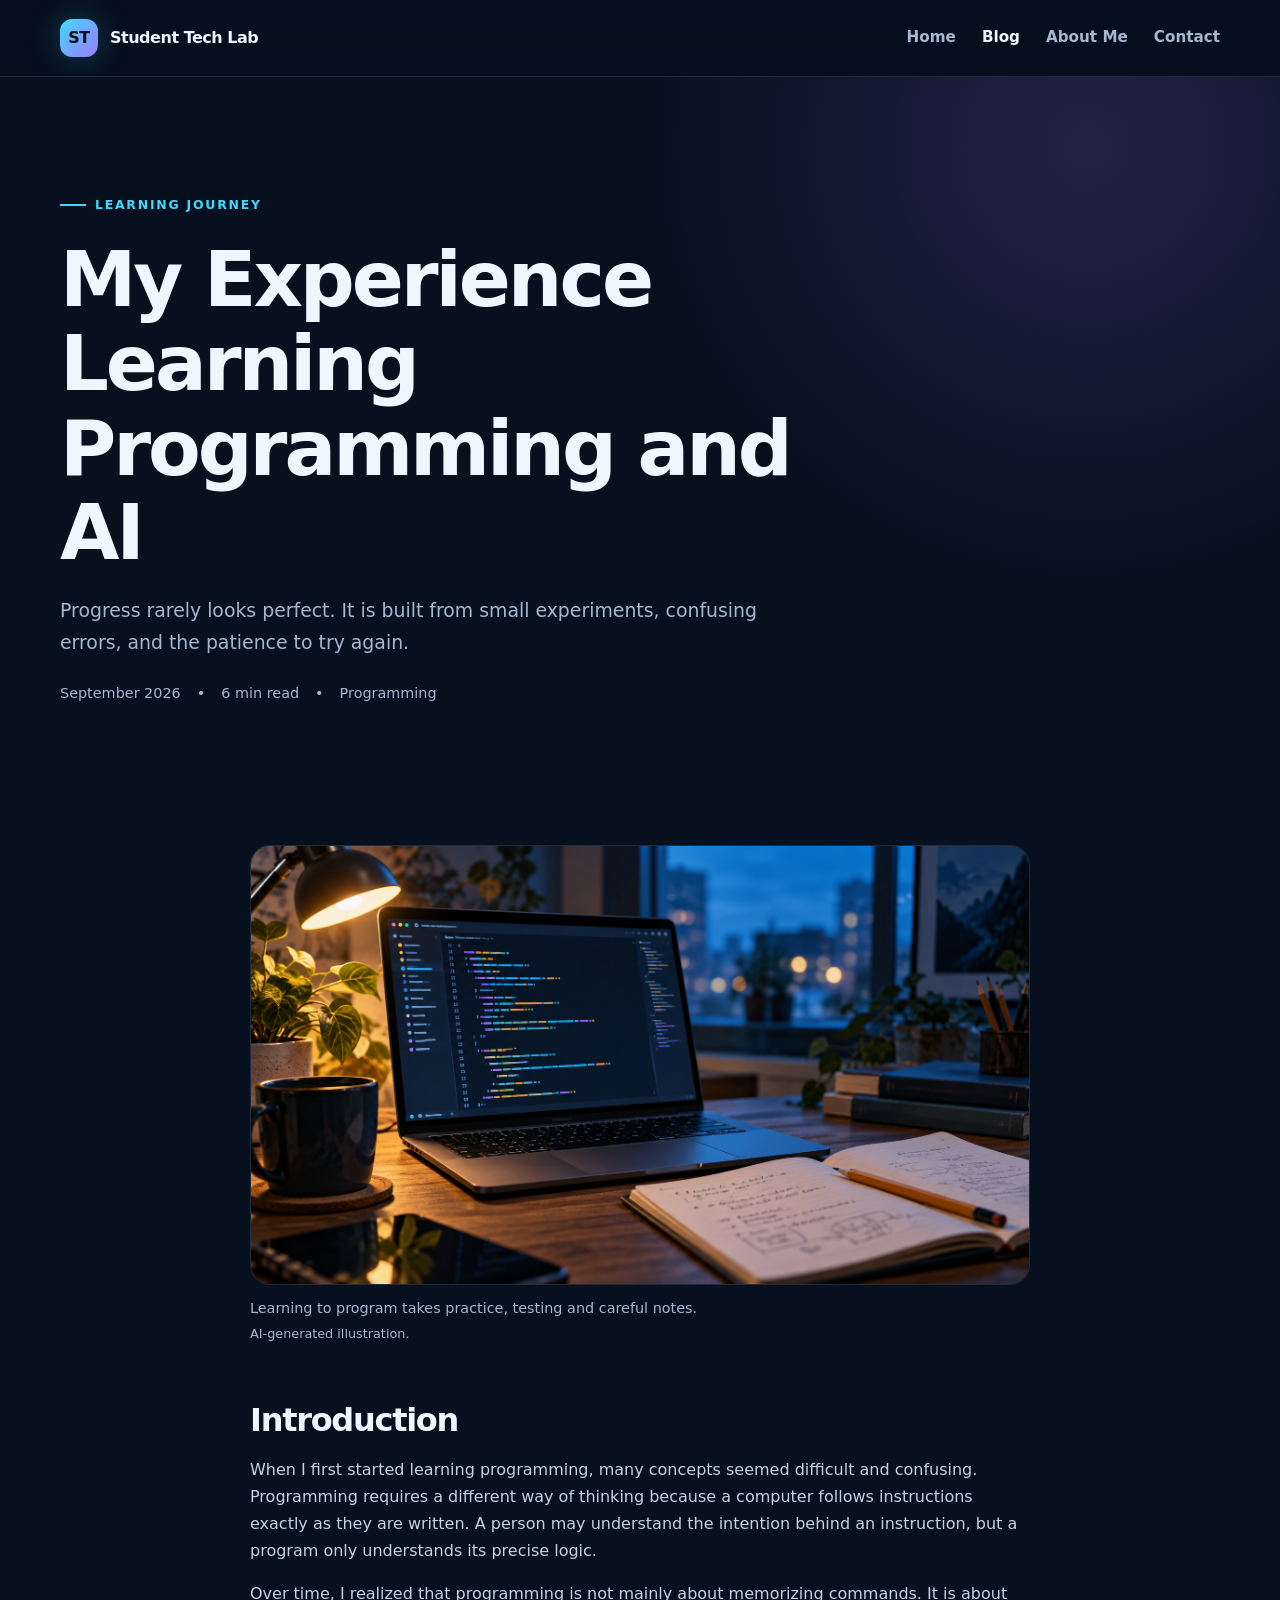
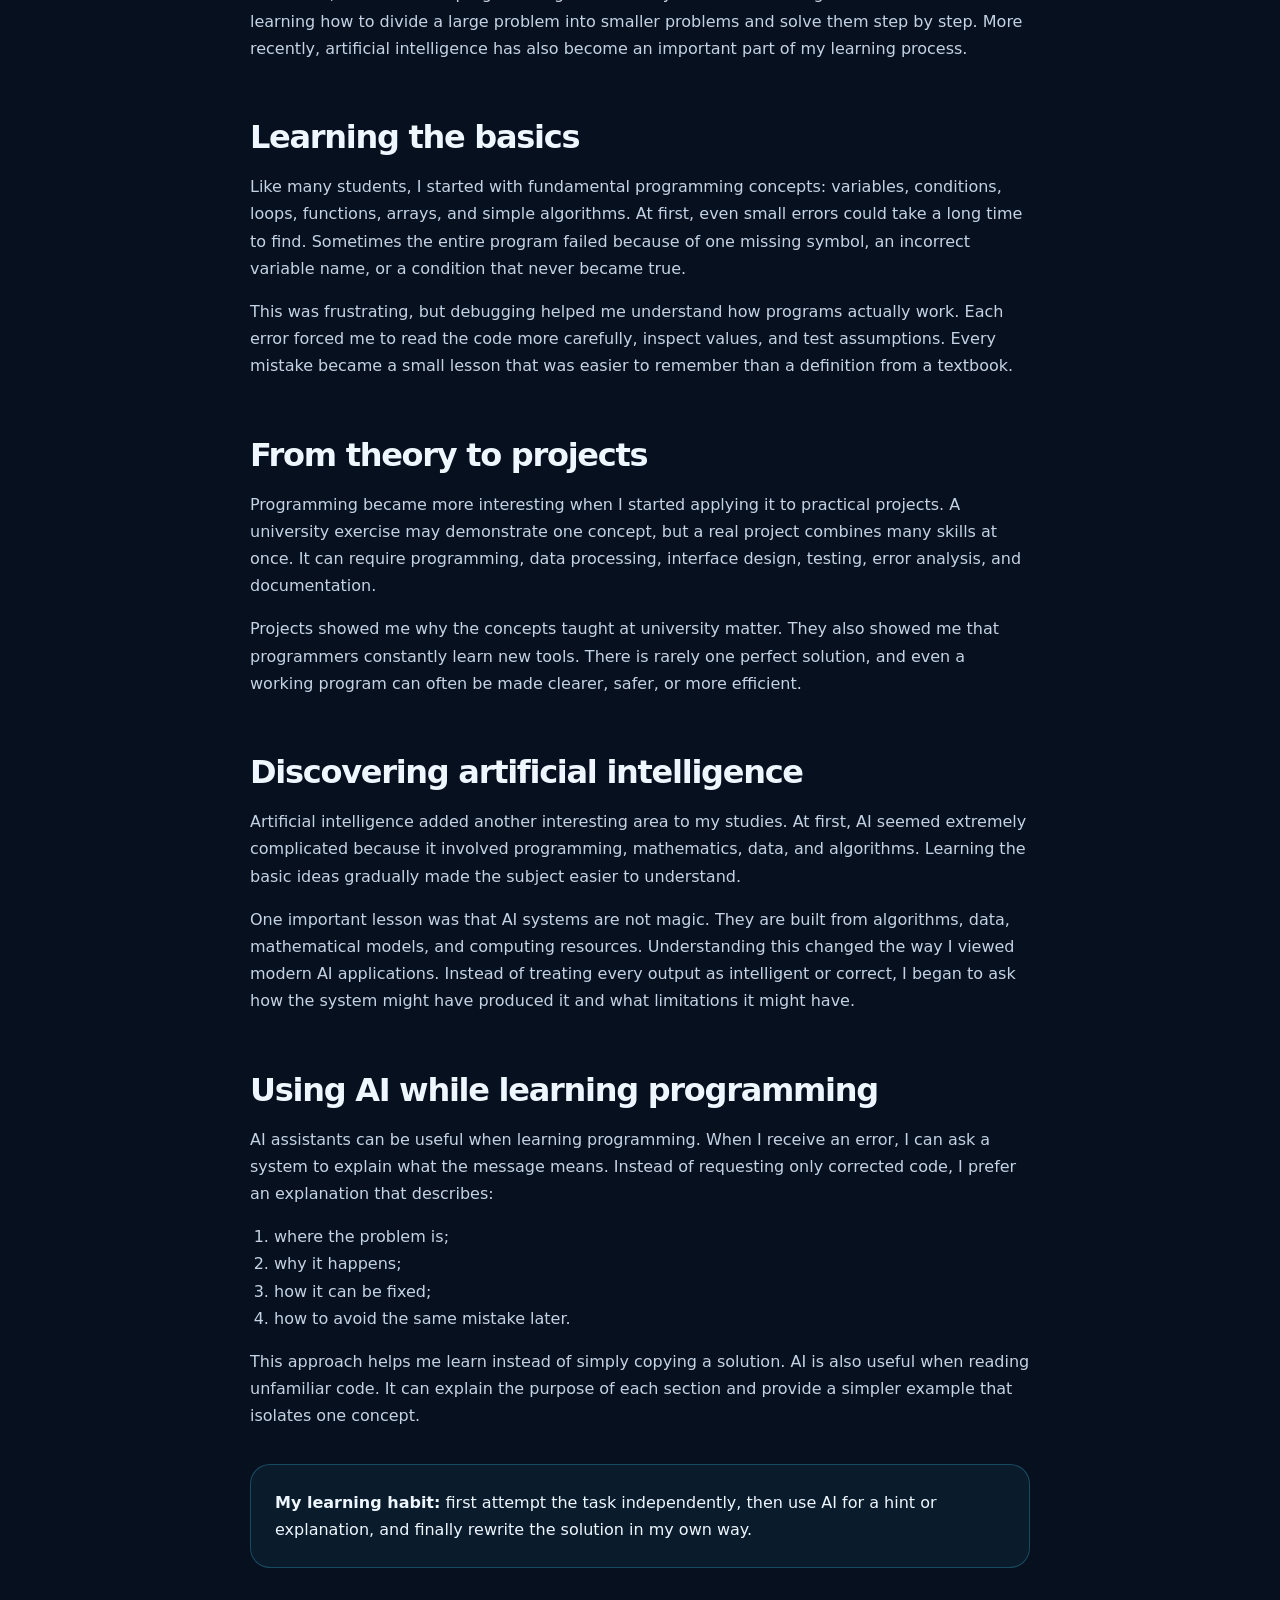
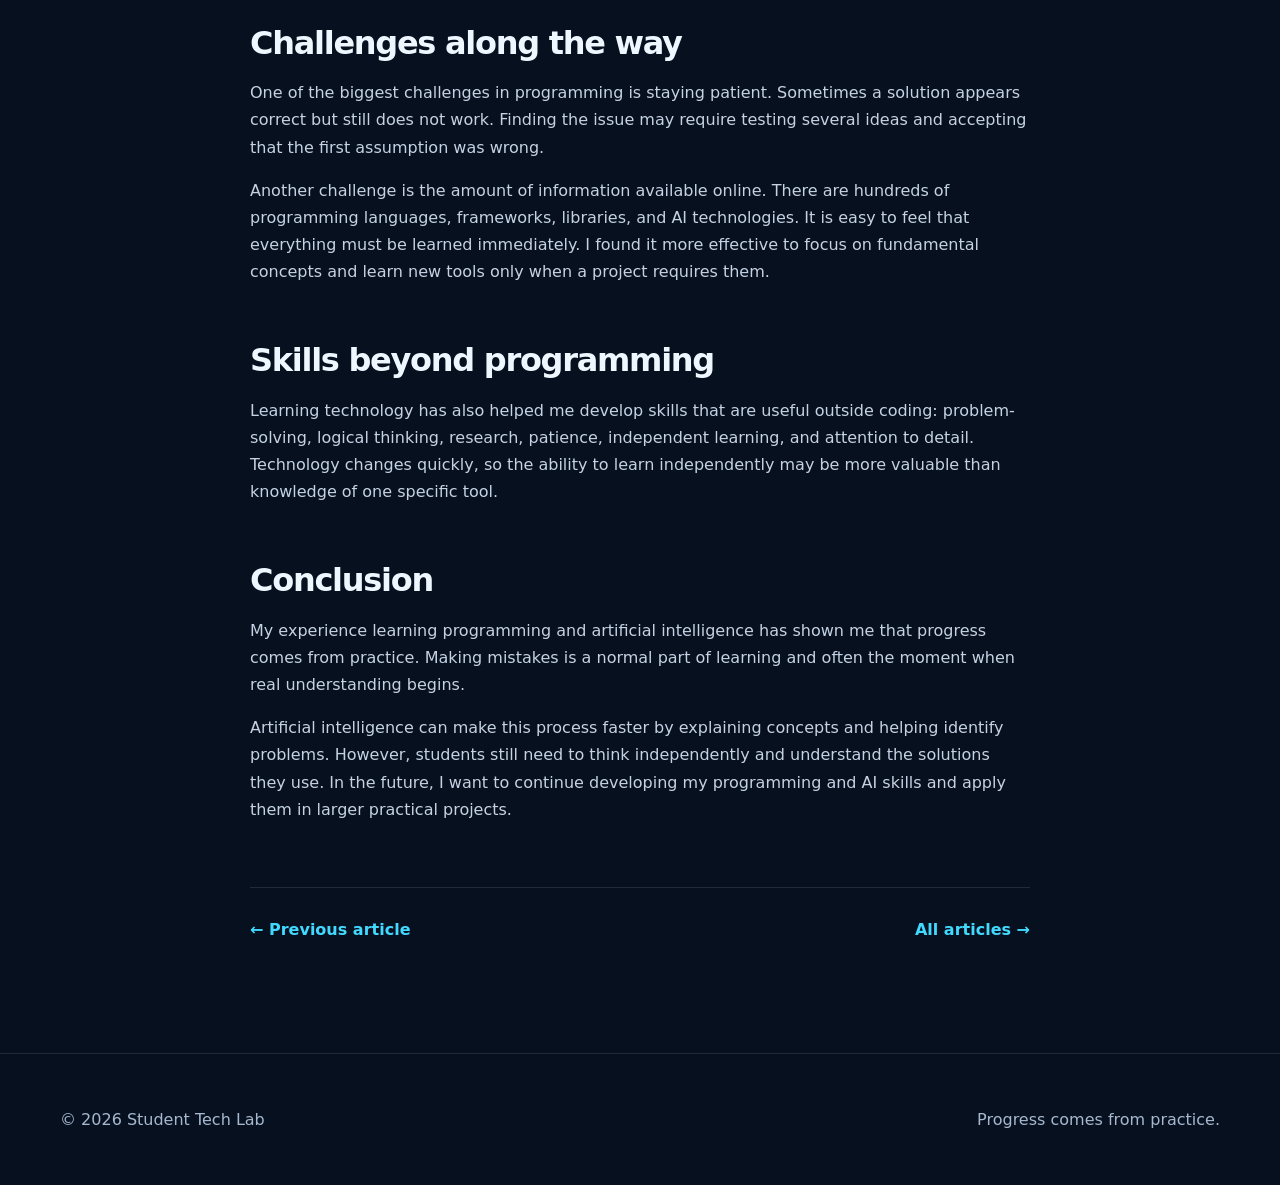
<file: learning-programming-ai.html>
<!doctype html><html lang="en"><head><meta charset="utf-8"><meta name="viewport" content="width=device-width,initial-scale=1"><title>My Experience Learning Programming and AI</title><meta name="description" content="A university student's experience learning programming and artificial intelligence, including challenges, projects, mistakes, and lessons."><meta name="keywords" content="learning programming, AI student experience, programming student, artificial intelligence learning, coding journey"><link rel="icon" href="../favicon.svg" type="image/svg+xml"><link rel="stylesheet" href="../assets/styles.css"></head><body><a class="skip" href="#main">Skip to content</a><header class="site-header"><nav class="nav wrap" aria-label="Main navigation"><a class="brand" href="../index.html"><span class="brand-mark">ST</span>Student Tech Lab</a><button class="menu-btn" aria-expanded="false" aria-controls="nav-links">Menu</button><div class="nav-links" id="nav-links"><a href="../index.html">Home</a><a href="../index.html#articles" aria-current="page">Blog</a><a href="../about.html">About Me</a><a href="../contact.html">Contact</a></div></nav></header><main id="main"><header class="page-hero"><div class="wrap"><span class="eyebrow">Learning journey</span><h1>My Experience Learning Programming and AI</h1><p>Progress rarely looks perfect. It is built from small experiments, confusing errors, and the patience to try again.</p><div class="article-meta"><span>September 2026</span><span>•</span><span>6 min read</span><span>•</span><span>Programming</span></div></div></header><article class="article-wrap"><figure class="article-figure"><img src="../assets/programming-workspace.png" alt="Illustrated programming workspace with a laptop, notebook and desk lamp" width="1536" height="864"><figcaption>Learning to program takes practice, testing and careful notes. <span>AI-generated illustration.</span></figcaption></figure><h2>Introduction</h2><p>When I first started learning programming, many concepts seemed difficult and confusing. Programming requires a different way of thinking because a computer follows instructions exactly as they are written. A person may understand the intention behind an instruction, but a program only understands its precise logic.</p><p>Over time, I realized that programming is not mainly about memorizing commands. It is about learning how to divide a large problem into smaller problems and solve them step by step. More recently, artificial intelligence has also become an important part of my learning process.</p><h2>Learning the basics</h2><p>Like many students, I started with fundamental programming concepts: variables, conditions, loops, functions, arrays, and simple algorithms. At first, even small errors could take a long time to find. Sometimes the entire program failed because of one missing symbol, an incorrect variable name, or a condition that never became true.</p><p>This was frustrating, but debugging helped me understand how programs actually work. Each error forced me to read the code more carefully, inspect values, and test assumptions. Every mistake became a small lesson that was easier to remember than a definition from a textbook.</p><h2>From theory to projects</h2><p>Programming became more interesting when I started applying it to practical projects. A university exercise may demonstrate one concept, but a real project combines many skills at once. It can require programming, data processing, interface design, testing, error analysis, and documentation.</p><p>Projects showed me why the concepts taught at university matter. They also showed me that programmers constantly learn new tools. There is rarely one perfect solution, and even a working program can often be made clearer, safer, or more efficient.</p><h2>Discovering artificial intelligence</h2><p>Artificial intelligence added another interesting area to my studies. At first, AI seemed extremely complicated because it involved programming, mathematics, data, and algorithms. Learning the basic ideas gradually made the subject easier to understand.</p><p>One important lesson was that AI systems are not magic. They are built from algorithms, data, mathematical models, and computing resources. Understanding this changed the way I viewed modern AI applications. Instead of treating every output as intelligent or correct, I began to ask how the system might have produced it and what limitations it might have.</p><h2>Using AI while learning programming</h2><p>AI assistants can be useful when learning programming. When I receive an error, I can ask a system to explain what the message means. Instead of requesting only corrected code, I prefer an explanation that describes:</p><ol><li>where the problem is;</li><li>why it happens;</li><li>how it can be fixed;</li><li>how to avoid the same mistake later.</li></ol><p>This approach helps me learn instead of simply copying a solution. AI is also useful when reading unfamiliar code. It can explain the purpose of each section and provide a simpler example that isolates one concept.</p><div class="article-note"><strong>My learning habit:</strong> first attempt the task independently, then use AI for a hint or explanation, and finally rewrite the solution in my own way.</div><h2>Challenges along the way</h2><p>One of the biggest challenges in programming is staying patient. Sometimes a solution appears correct but still does not work. Finding the issue may require testing several ideas and accepting that the first assumption was wrong.</p><p>Another challenge is the amount of information available online. There are hundreds of programming languages, frameworks, libraries, and AI technologies. It is easy to feel that everything must be learned immediately. I found it more effective to focus on fundamental concepts and learn new tools only when a project requires them.</p><h2>Skills beyond programming</h2><p>Learning technology has also helped me develop skills that are useful outside coding: problem-solving, logical thinking, research, patience, independent learning, and attention to detail. Technology changes quickly, so the ability to learn independently may be more valuable than knowledge of one specific tool.</p><h2>Conclusion</h2><p>My experience learning programming and artificial intelligence has shown me that progress comes from practice. Making mistakes is a normal part of learning and often the moment when real understanding begins.</p><p>Artificial intelligence can make this process faster by explaining concepts and helping identify problems. However, students still need to think independently and understand the solutions they use. In the future, I want to continue developing my programming and AI skills and apply them in larger practical projects.</p><nav class="article-nav" aria-label="Article navigation"><a href="five-ai-tools.html">← Previous article</a><a href="../index.html#articles">All articles →</a></nav></article></main><footer class="site-footer"><div class="wrap footer-row"><p>© 2026 Student Tech Lab</p><p>Progress comes from practice.</p></div></footer><script src="../assets/site.js"></script></body></html>
</file>
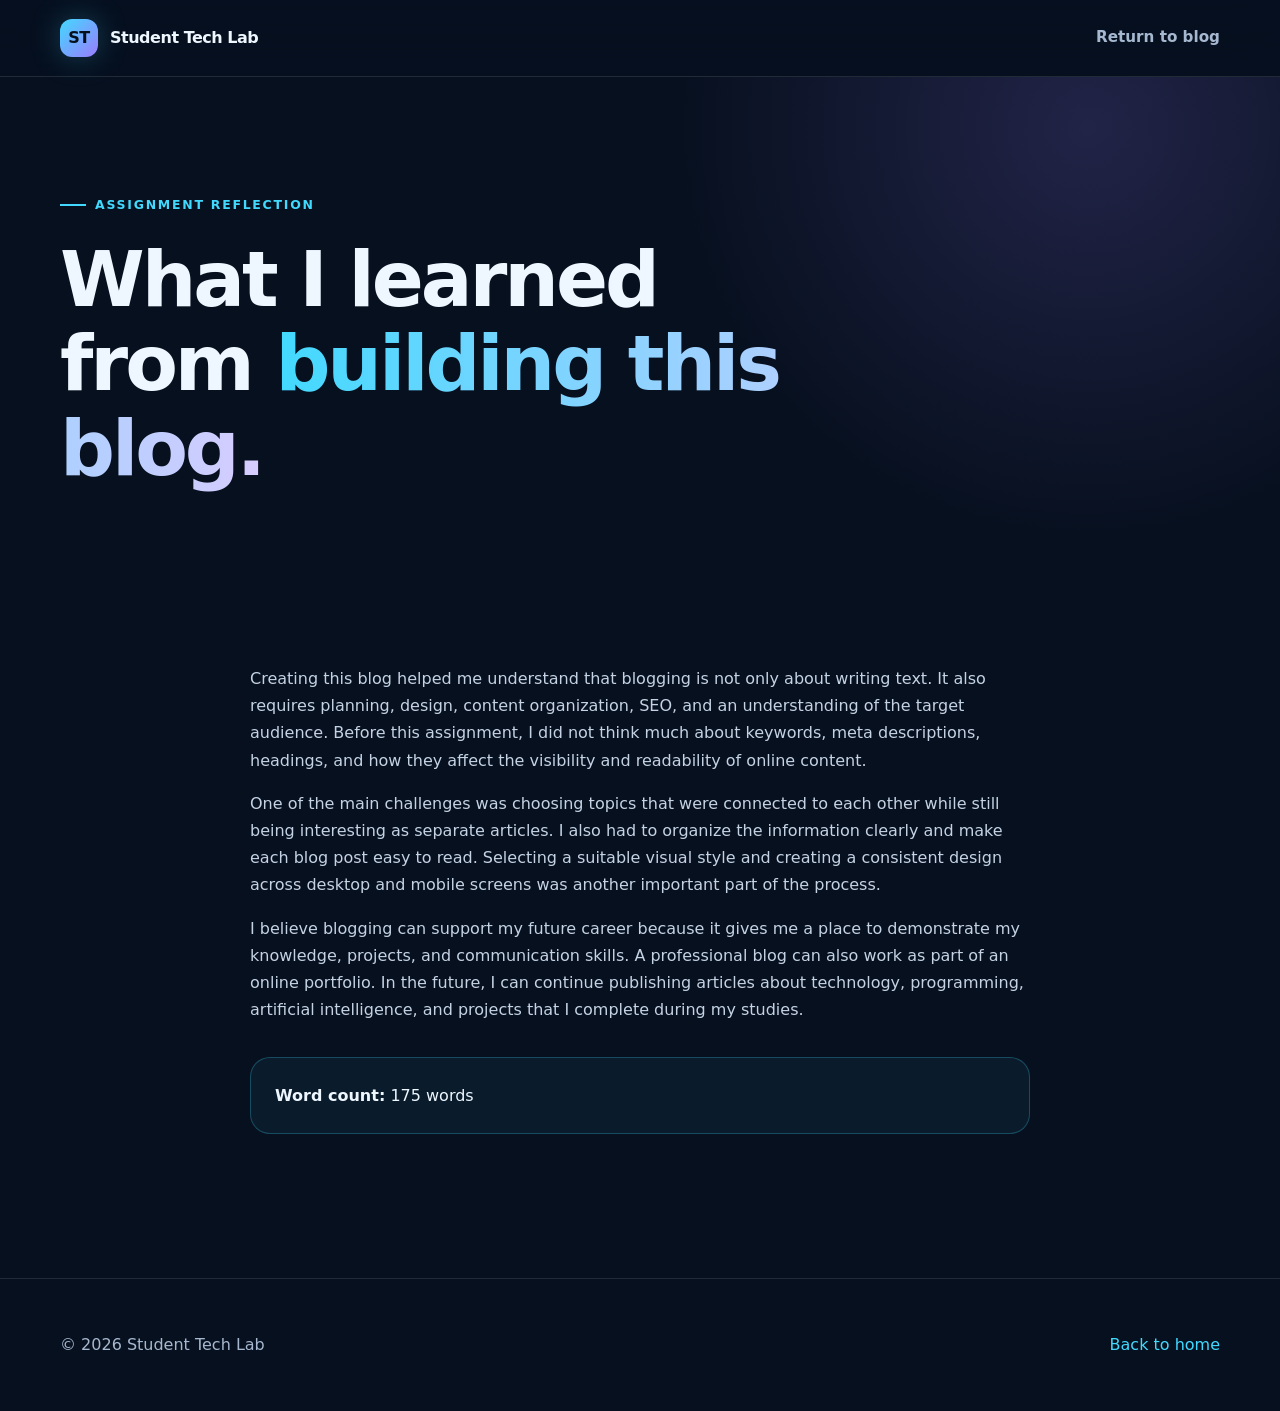
<file: reflection.html>
<!doctype html><html lang="en"><head><meta charset="utf-8"><meta name="viewport" content="width=device-width,initial-scale=1"><title>Project Reflection — Student Tech Lab</title><meta name="description" content="Reflection on creating the Student Tech Lab blog."><link rel="icon" href="favicon.svg" type="image/svg+xml"><link rel="stylesheet" href="assets/styles.css"></head><body><a class="skip" href="#main">Skip to content</a><header class="site-header"><nav class="nav wrap" aria-label="Main navigation"><a class="brand" href="index.html"><span class="brand-mark">ST</span>Student Tech Lab</a><div class="nav-links" style="display:flex"><a href="index.html">Return to blog</a></div></nav></header><main id="main"><header class="page-hero"><div class="wrap"><span class="eyebrow">Assignment reflection</span><h1>What I learned from <span class="gradient">building this blog.</span></h1></div></header><article class="article-wrap"><p>Creating this blog helped me understand that blogging is not only about writing text. It also requires planning, design, content organization, SEO, and an understanding of the target audience. Before this assignment, I did not think much about keywords, meta descriptions, headings, and how they affect the visibility and readability of online content.</p><p>One of the main challenges was choosing topics that were connected to each other while still being interesting as separate articles. I also had to organize the information clearly and make each blog post easy to read. Selecting a suitable visual style and creating a consistent design across desktop and mobile screens was another important part of the process.</p><p>I believe blogging can support my future career because it gives me a place to demonstrate my knowledge, projects, and communication skills. A professional blog can also work as part of an online portfolio. In the future, I can continue publishing articles about technology, programming, artificial intelligence, and projects that I complete during my studies.</p><div class="article-note"><strong>Word count:</strong> 175 words</div></article></main><footer class="site-footer"><div class="wrap footer-row"><p>© 2026 Student Tech Lab</p><p><a href="index.html">Back to home</a></p></div></footer></body></html>
</file>
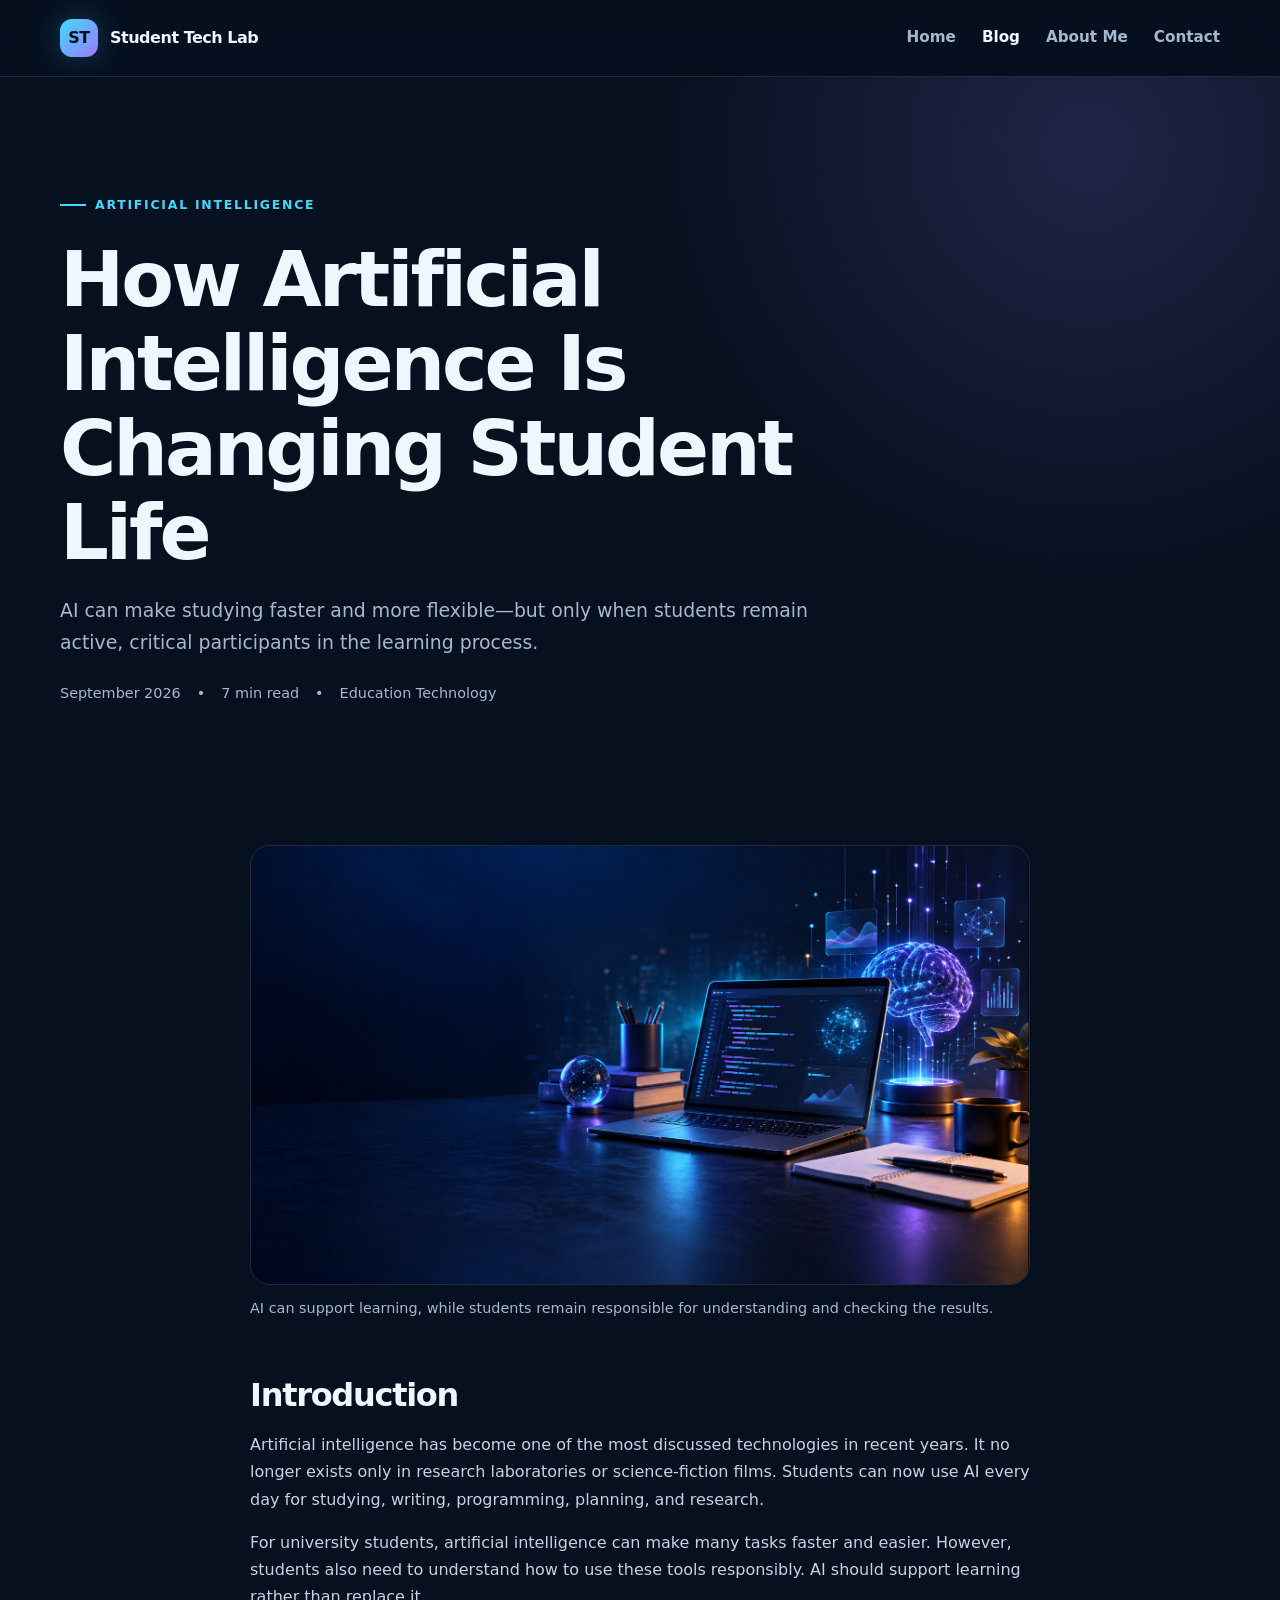
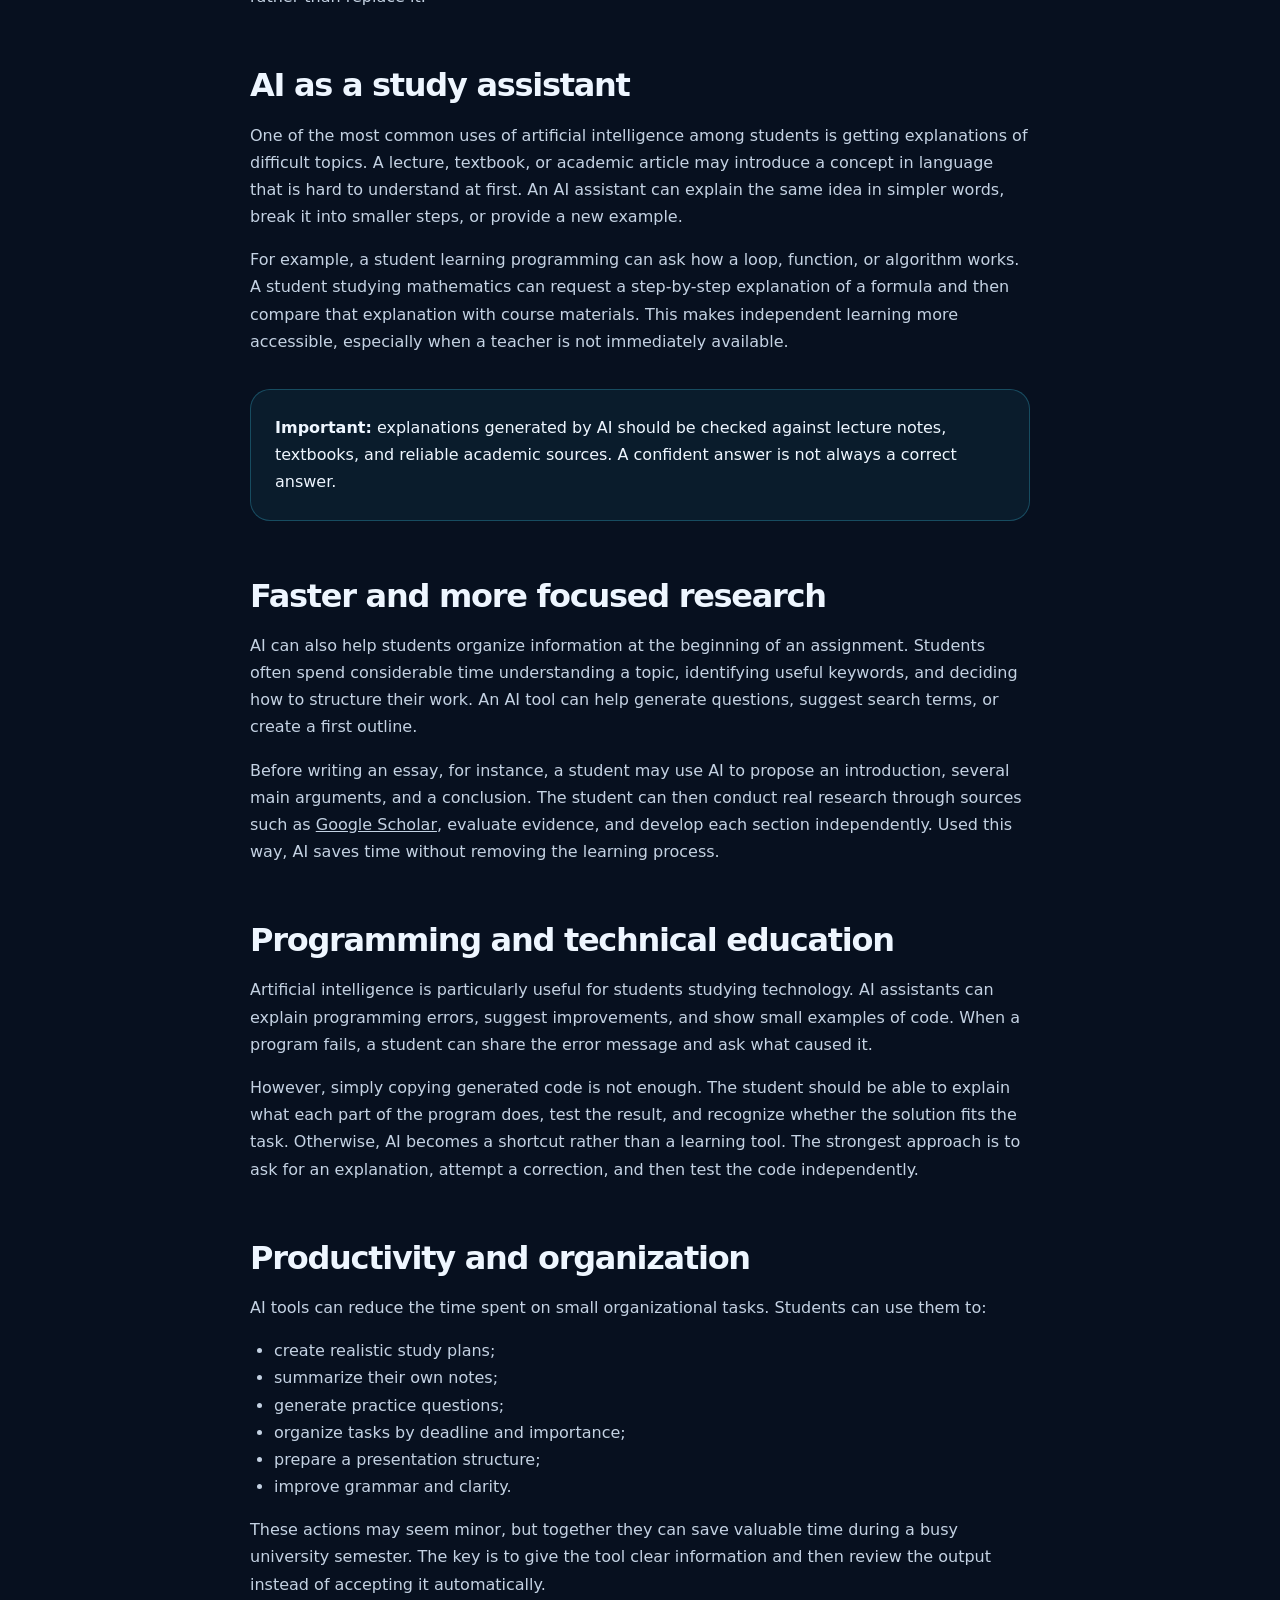
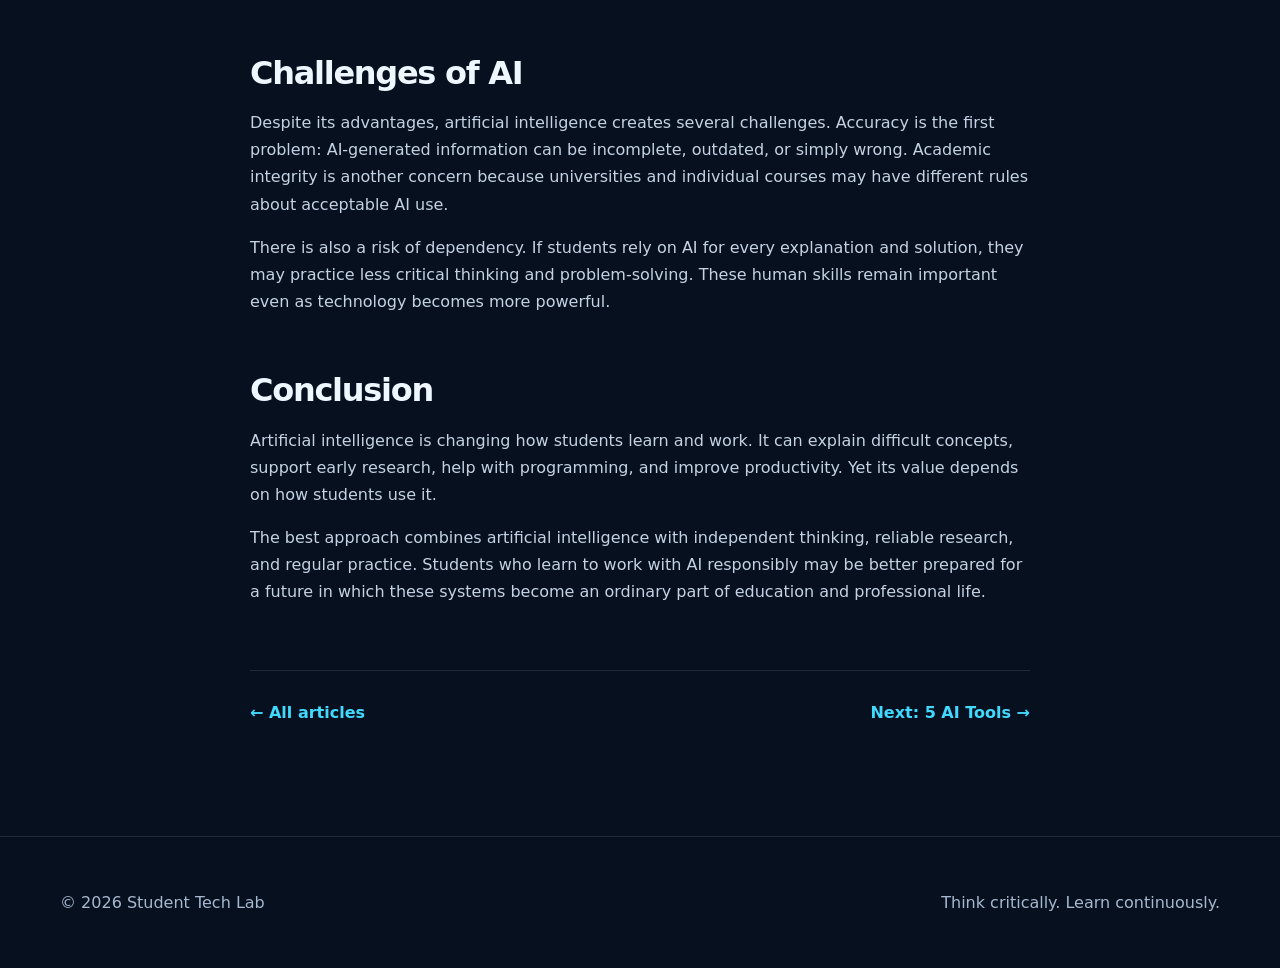
<file: articles/ai-changing-student-life.html>
<!doctype html><html lang="en"><head><meta charset="utf-8"><meta name="viewport" content="width=device-width,initial-scale=1"><title>How Artificial Intelligence Is Changing Student Life</title><meta name="description" content="Discover how artificial intelligence is changing student life by supporting learning, research, programming, and productivity."><meta name="keywords" content="Artificial Intelligence, AI for students, education technology, student productivity, AI tools"><link rel="icon" href="../favicon.svg" type="image/svg+xml"><link rel="stylesheet" href="../assets/styles.css"></head><body><a class="skip" href="#main">Skip to content</a><header class="site-header"><nav class="nav wrap" aria-label="Main navigation"><a class="brand" href="../index.html"><span class="brand-mark">ST</span>Student Tech Lab</a><button class="menu-btn" aria-expanded="false" aria-controls="nav-links">Menu</button><div class="nav-links" id="nav-links"><a href="../index.html">Home</a><a href="../index.html#articles" aria-current="page">Blog</a><a href="../about.html">About Me</a><a href="../contact.html">Contact</a></div></nav></header><main id="main"><header class="page-hero"><div class="wrap"><span class="eyebrow">Artificial intelligence</span><h1>How Artificial Intelligence Is Changing Student Life</h1><p>AI can make studying faster and more flexible—but only when students remain active, critical participants in the learning process.</p><div class="article-meta"><span>September 2026</span><span>•</span><span>7 min read</span><span>•</span><span>Education Technology</span></div></div></header><article class="article-wrap"><figure class="article-figure"><img src="../assets/hero-ai-lab.png" alt="Conceptual study desk with a laptop and a glowing AI brain" width="1536" height="864"><figcaption>AI can support learning, while students remain responsible for understanding and checking the results. </figcaption></figure><h2>Introduction</h2><p>Artificial intelligence has become one of the most discussed technologies in recent years. It no longer exists only in research laboratories or science-fiction films. Students can now use AI every day for studying, writing, programming, planning, and research.</p><p>For university students, artificial intelligence can make many tasks faster and easier. However, students also need to understand how to use these tools responsibly. AI should support learning rather than replace it.</p><h2>AI as a study assistant</h2><p>One of the most common uses of artificial intelligence among students is getting explanations of difficult topics. A lecture, textbook, or academic article may introduce a concept in language that is hard to understand at first. An AI assistant can explain the same idea in simpler words, break it into smaller steps, or provide a new example.</p><p>For example, a student learning programming can ask how a loop, function, or algorithm works. A student studying mathematics can request a step-by-step explanation of a formula and then compare that explanation with course materials. This makes independent learning more accessible, especially when a teacher is not immediately available.</p><div class="article-note"><strong>Important:</strong> explanations generated by AI should be checked against lecture notes, textbooks, and reliable academic sources. A confident answer is not always a correct answer.</div><h2>Faster and more focused research</h2><p>AI can also help students organize information at the beginning of an assignment. Students often spend considerable time understanding a topic, identifying useful keywords, and deciding how to structure their work. An AI tool can help generate questions, suggest search terms, or create a first outline.</p><p>Before writing an essay, for instance, a student may use AI to propose an introduction, several main arguments, and a conclusion. The student can then conduct real research through sources such as <a href="https://scholar.google.com/" target="_blank" rel="noopener">Google Scholar</a>, evaluate evidence, and develop each section independently. Used this way, AI saves time without removing the learning process.</p><h2>Programming and technical education</h2><p>Artificial intelligence is particularly useful for students studying technology. AI assistants can explain programming errors, suggest improvements, and show small examples of code. When a program fails, a student can share the error message and ask what caused it.</p><p>However, simply copying generated code is not enough. The student should be able to explain what each part of the program does, test the result, and recognize whether the solution fits the task. Otherwise, AI becomes a shortcut rather than a learning tool. The strongest approach is to ask for an explanation, attempt a correction, and then test the code independently.</p><h2>Productivity and organization</h2><p>AI tools can reduce the time spent on small organizational tasks. Students can use them to:</p><ul><li>create realistic study plans;</li><li>summarize their own notes;</li><li>generate practice questions;</li><li>organize tasks by deadline and importance;</li><li>prepare a presentation structure;</li><li>improve grammar and clarity.</li></ul><p>These actions may seem minor, but together they can save valuable time during a busy university semester. The key is to give the tool clear information and then review the output instead of accepting it automatically.</p><h2>Challenges of AI</h2><p>Despite its advantages, artificial intelligence creates several challenges. Accuracy is the first problem: AI-generated information can be incomplete, outdated, or simply wrong. Academic integrity is another concern because universities and individual courses may have different rules about acceptable AI use.</p><p>There is also a risk of dependency. If students rely on AI for every explanation and solution, they may practice less critical thinking and problem-solving. These human skills remain important even as technology becomes more powerful.</p><h2>Conclusion</h2><p>Artificial intelligence is changing how students learn and work. It can explain difficult concepts, support early research, help with programming, and improve productivity. Yet its value depends on how students use it.</p><p>The best approach combines artificial intelligence with independent thinking, reliable research, and regular practice. Students who learn to work with AI responsibly may be better prepared for a future in which these systems become an ordinary part of education and professional life.</p><nav class="article-nav" aria-label="Article navigation"><a href="../index.html#articles">← All articles</a><a href="five-ai-tools.html">Next: 5 AI Tools →</a></nav></article></main><footer class="site-footer"><div class="wrap footer-row"><p>© 2026 Student Tech Lab</p><p>Think critically. Learn continuously.</p></div></footer><script src="../assets/site.js"></script></body></html>
</file>
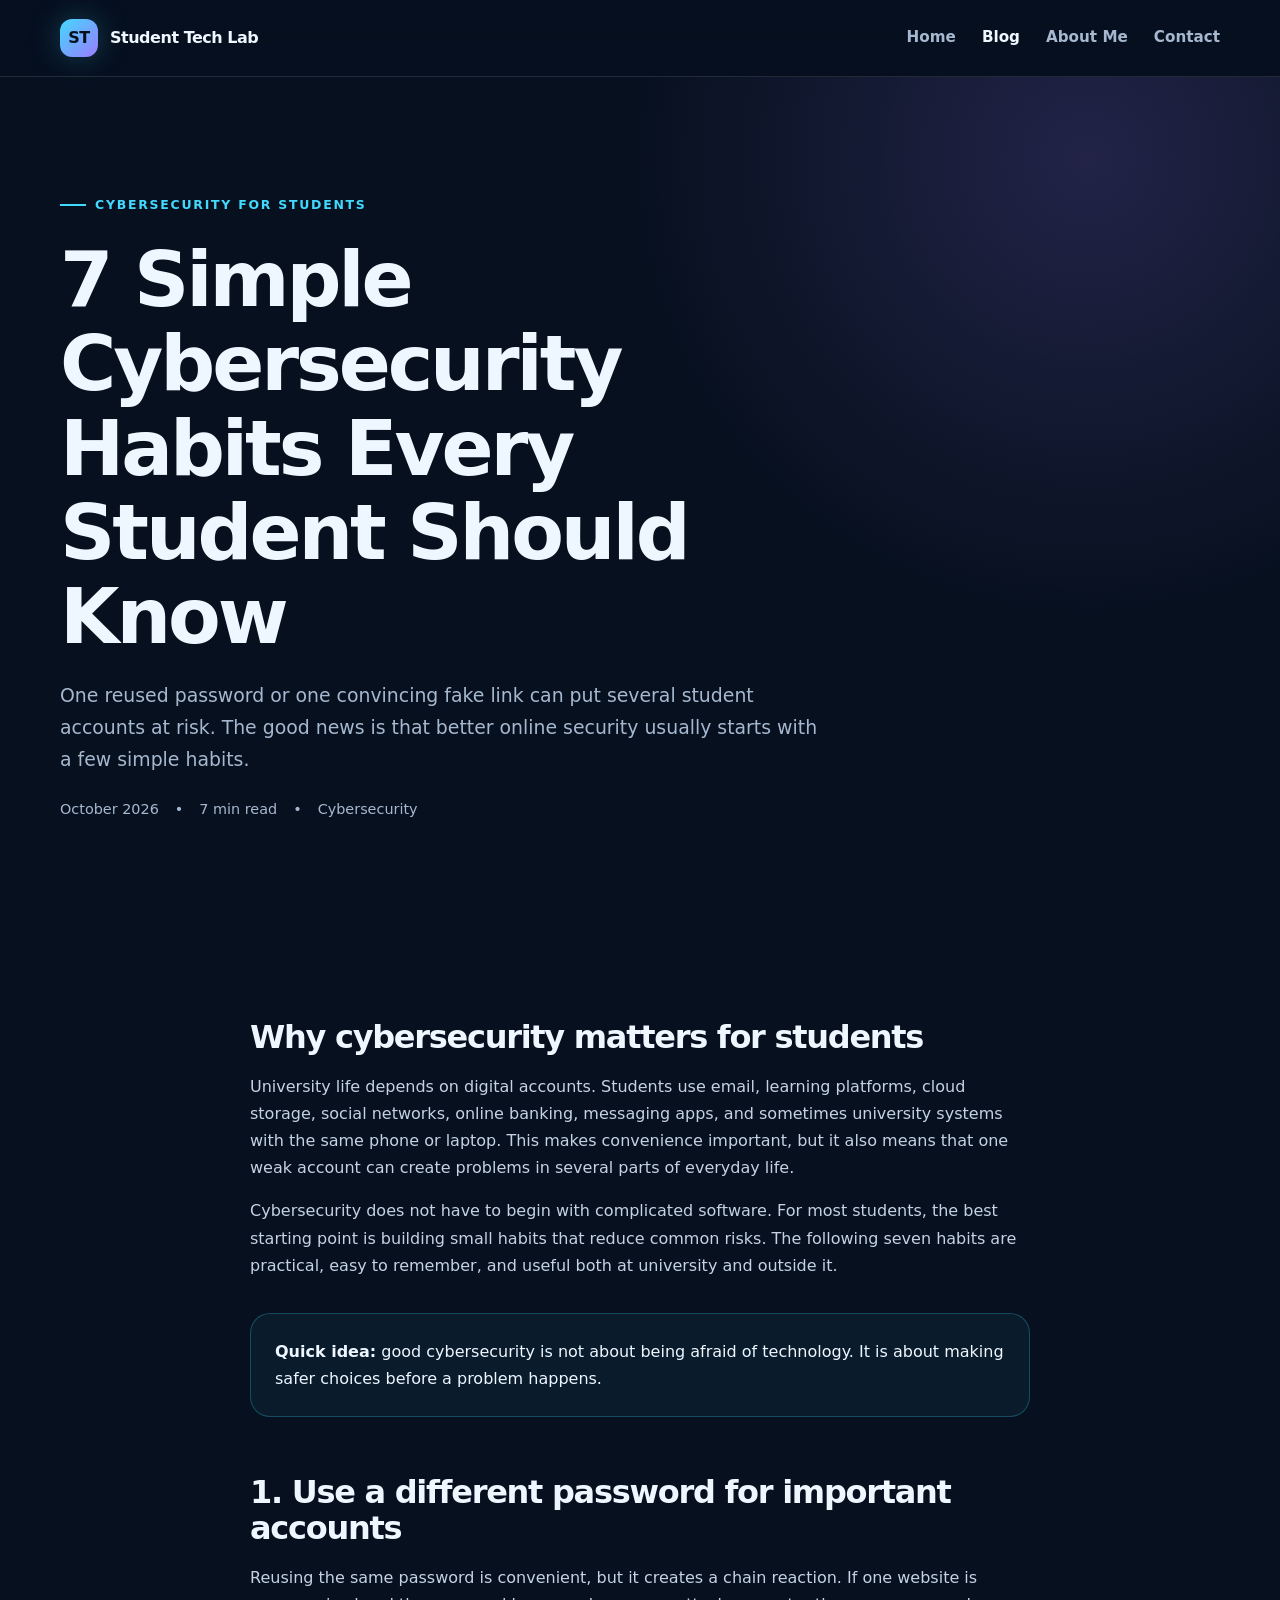
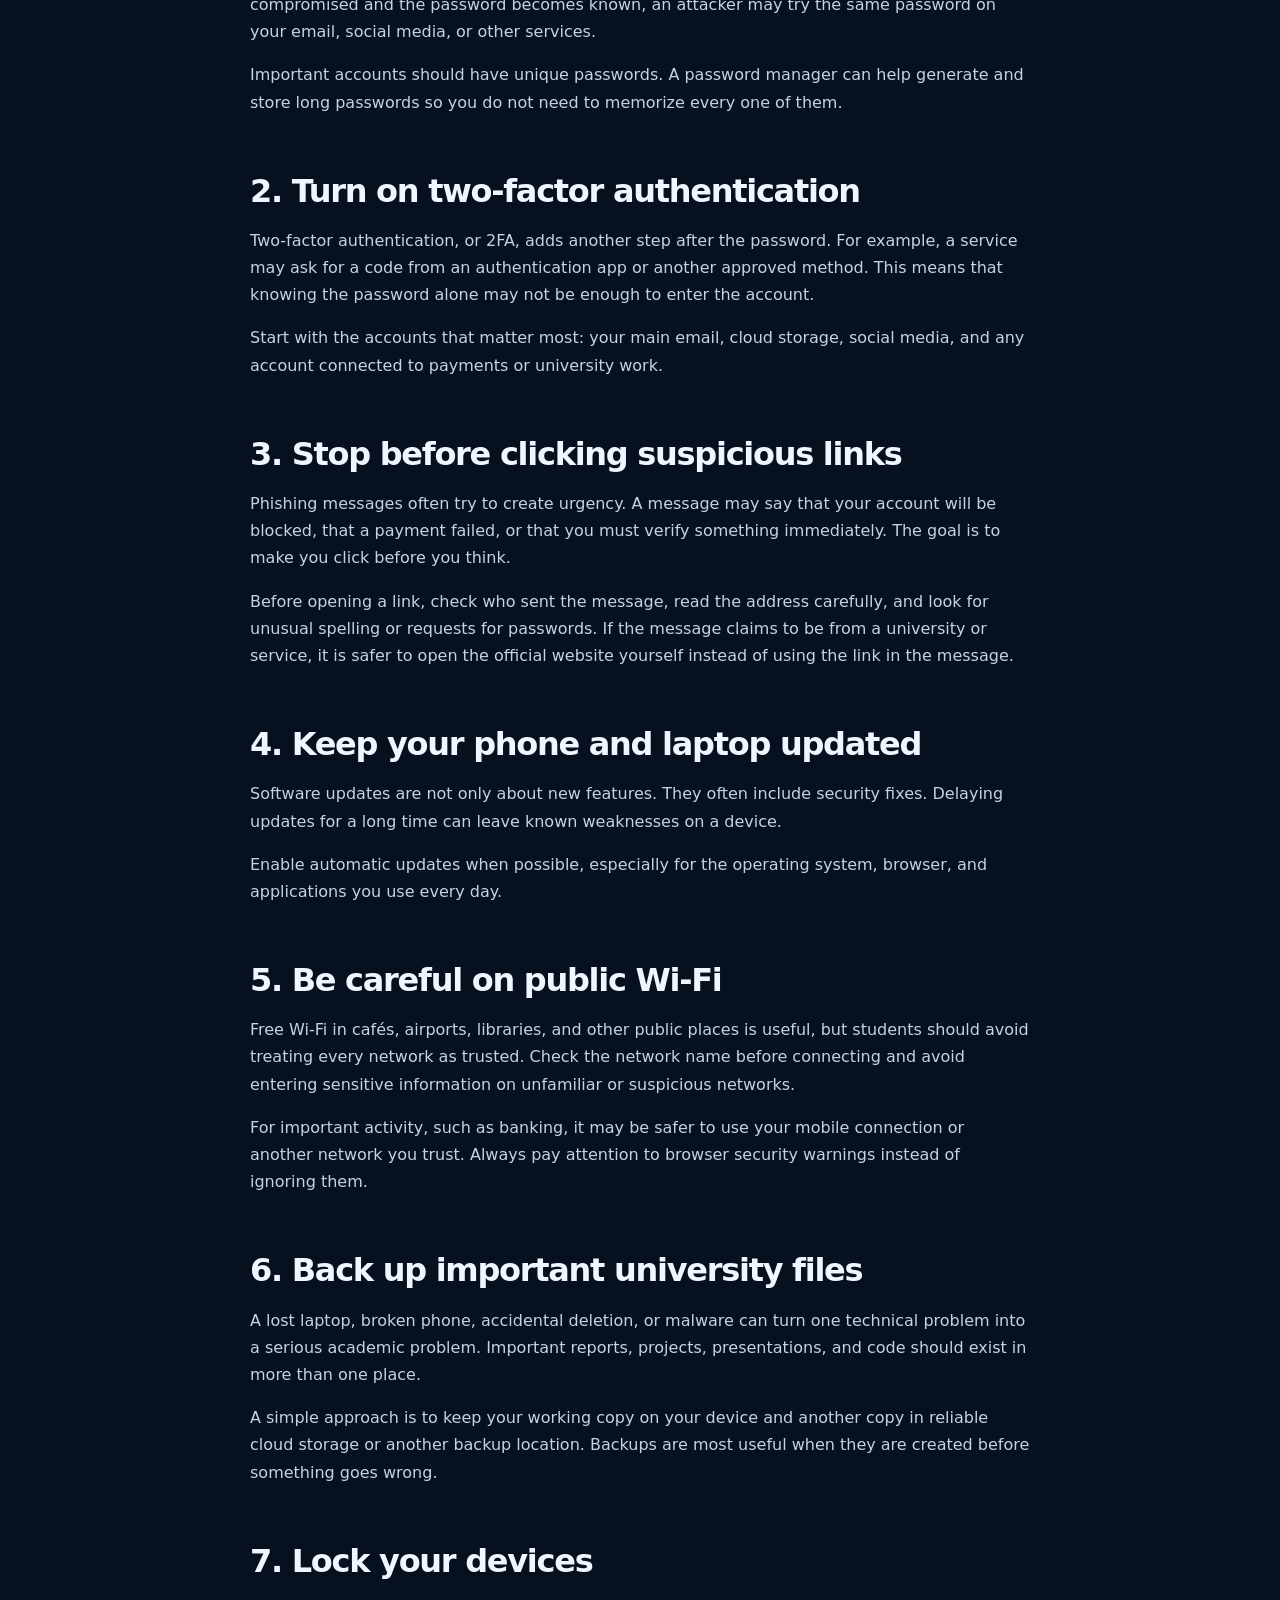
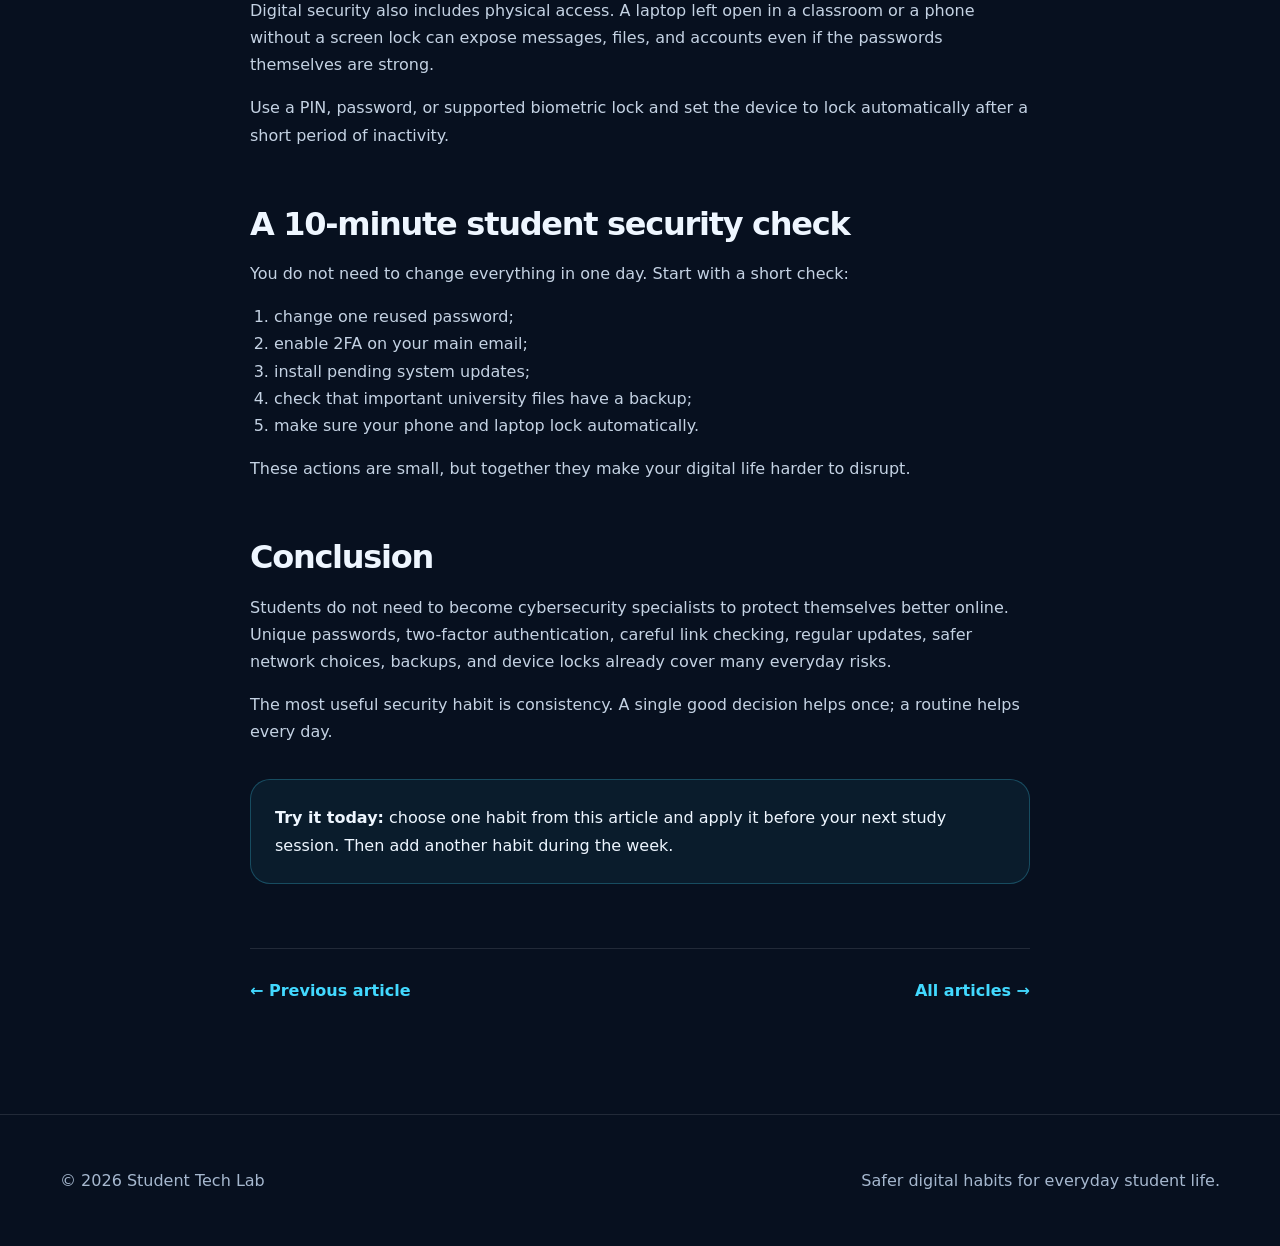
<file: articles/cybersecurity-students.html>
<!doctype html>
<html lang="en">
<head>
  <meta charset="utf-8">
  <meta name="viewport" content="width=device-width,initial-scale=1">
  <title>7 Simple Cybersecurity Habits Every Student Should Know</title>
  <meta name="description" content="A practical cybersecurity guide for university students covering strong passwords, two-factor authentication, phishing, updates, backups, public Wi-Fi, and device security.">
  <meta name="keywords" content="cybersecurity for students, student online safety, strong passwords, phishing, two-factor authentication, digital safety">
  <link rel="icon" href="../favicon.svg" type="image/svg+xml">
  <link rel="stylesheet" href="../assets/styles.css">
</head>
<body>
  <a class="skip" href="#main">Skip to content</a>

  <header class="site-header">
    <nav class="nav wrap" aria-label="Main navigation">
      <a class="brand" href="../index.html"><span class="brand-mark">ST</span>Student Tech Lab</a>
      <button class="menu-btn" aria-expanded="false" aria-controls="nav-links">Menu</button>
      <div class="nav-links" id="nav-links">
        <a href="../index.html">Home</a>
        <a href="../index.html#articles" aria-current="page">Blog</a>
        <a href="../about.html">About Me</a>
        <a href="../contact.html">Contact</a>
      </div>
    </nav>
  </header>

  <main id="main">
    <header class="page-hero">
      <div class="wrap">
        <span class="eyebrow">Cybersecurity for students</span>
        <h1>7 Simple Cybersecurity Habits Every Student Should Know</h1>
        <p>One reused password or one convincing fake link can put several student accounts at risk. The good news is that better online security usually starts with a few simple habits.</p>
        <div class="article-meta">
          <span>October 2026</span><span>•</span><span>7 min read</span><span>•</span><span>Cybersecurity</span>
        </div>
      </div>
    </header>

    <article class="article-wrap">
      <h2>Why cybersecurity matters for students</h2>
      <p>University life depends on digital accounts. Students use email, learning platforms, cloud storage, social networks, online banking, messaging apps, and sometimes university systems with the same phone or laptop. This makes convenience important, but it also means that one weak account can create problems in several parts of everyday life.</p>
      <p>Cybersecurity does not have to begin with complicated software. For most students, the best starting point is building small habits that reduce common risks. The following seven habits are practical, easy to remember, and useful both at university and outside it.</p>

      <div class="article-note"><strong>Quick idea:</strong> good cybersecurity is not about being afraid of technology. It is about making safer choices before a problem happens.</div>

      <h2>1. Use a different password for important accounts</h2>
      <p>Reusing the same password is convenient, but it creates a chain reaction. If one website is compromised and the password becomes known, an attacker may try the same password on your email, social media, or other services.</p>
      <p>Important accounts should have unique passwords. A password manager can help generate and store long passwords so you do not need to memorize every one of them.</p>

      <h2>2. Turn on two-factor authentication</h2>
      <p>Two-factor authentication, or 2FA, adds another step after the password. For example, a service may ask for a code from an authentication app or another approved method. This means that knowing the password alone may not be enough to enter the account.</p>
      <p>Start with the accounts that matter most: your main email, cloud storage, social media, and any account connected to payments or university work.</p>

      <h2>3. Stop before clicking suspicious links</h2>
      <p>Phishing messages often try to create urgency. A message may say that your account will be blocked, that a payment failed, or that you must verify something immediately. The goal is to make you click before you think.</p>
      <p>Before opening a link, check who sent the message, read the address carefully, and look for unusual spelling or requests for passwords. If the message claims to be from a university or service, it is safer to open the official website yourself instead of using the link in the message.</p>

      <h2>4. Keep your phone and laptop updated</h2>
      <p>Software updates are not only about new features. They often include security fixes. Delaying updates for a long time can leave known weaknesses on a device.</p>
      <p>Enable automatic updates when possible, especially for the operating system, browser, and applications you use every day.</p>

      <h2>5. Be careful on public Wi-Fi</h2>
      <p>Free Wi-Fi in cafés, airports, libraries, and other public places is useful, but students should avoid treating every network as trusted. Check the network name before connecting and avoid entering sensitive information on unfamiliar or suspicious networks.</p>
      <p>For important activity, such as banking, it may be safer to use your mobile connection or another network you trust. Always pay attention to browser security warnings instead of ignoring them.</p>

      <h2>6. Back up important university files</h2>
      <p>A lost laptop, broken phone, accidental deletion, or malware can turn one technical problem into a serious academic problem. Important reports, projects, presentations, and code should exist in more than one place.</p>
      <p>A simple approach is to keep your working copy on your device and another copy in reliable cloud storage or another backup location. Backups are most useful when they are created before something goes wrong.</p>

      <h2>7. Lock your devices</h2>
      <p>Digital security also includes physical access. A laptop left open in a classroom or a phone without a screen lock can expose messages, files, and accounts even if the passwords themselves are strong.</p>
      <p>Use a PIN, password, or supported biometric lock and set the device to lock automatically after a short period of inactivity.</p>

      <h2>A 10-minute student security check</h2>
      <p>You do not need to change everything in one day. Start with a short check:</p>
      <ol>
        <li>change one reused password;</li>
        <li>enable 2FA on your main email;</li>
        <li>install pending system updates;</li>
        <li>check that important university files have a backup;</li>
        <li>make sure your phone and laptop lock automatically.</li>
      </ol>
      <p>These actions are small, but together they make your digital life harder to disrupt.</p>

      <h2>Conclusion</h2>
      <p>Students do not need to become cybersecurity specialists to protect themselves better online. Unique passwords, two-factor authentication, careful link checking, regular updates, safer network choices, backups, and device locks already cover many everyday risks.</p>
      <p>The most useful security habit is consistency. A single good decision helps once; a routine helps every day.</p>

      <div class="article-note"><strong>Try it today:</strong> choose one habit from this article and apply it before your next study session. Then add another habit during the week.</div>

      <nav class="article-nav" aria-label="Article navigation">
        <a href="learning-programming-ai.html">← Previous article</a>
        <a href="../index.html#articles">All articles →</a>
      </nav>
    </article>
  </main>

  <footer class="site-footer">
    <div class="wrap footer-row">
      <p>© 2026 Student Tech Lab</p>
      <p>Safer digital habits for everyday student life.</p>
    </div>
  </footer>

  <script src="../assets/site.js"></script>
</body>
</html>
</file>
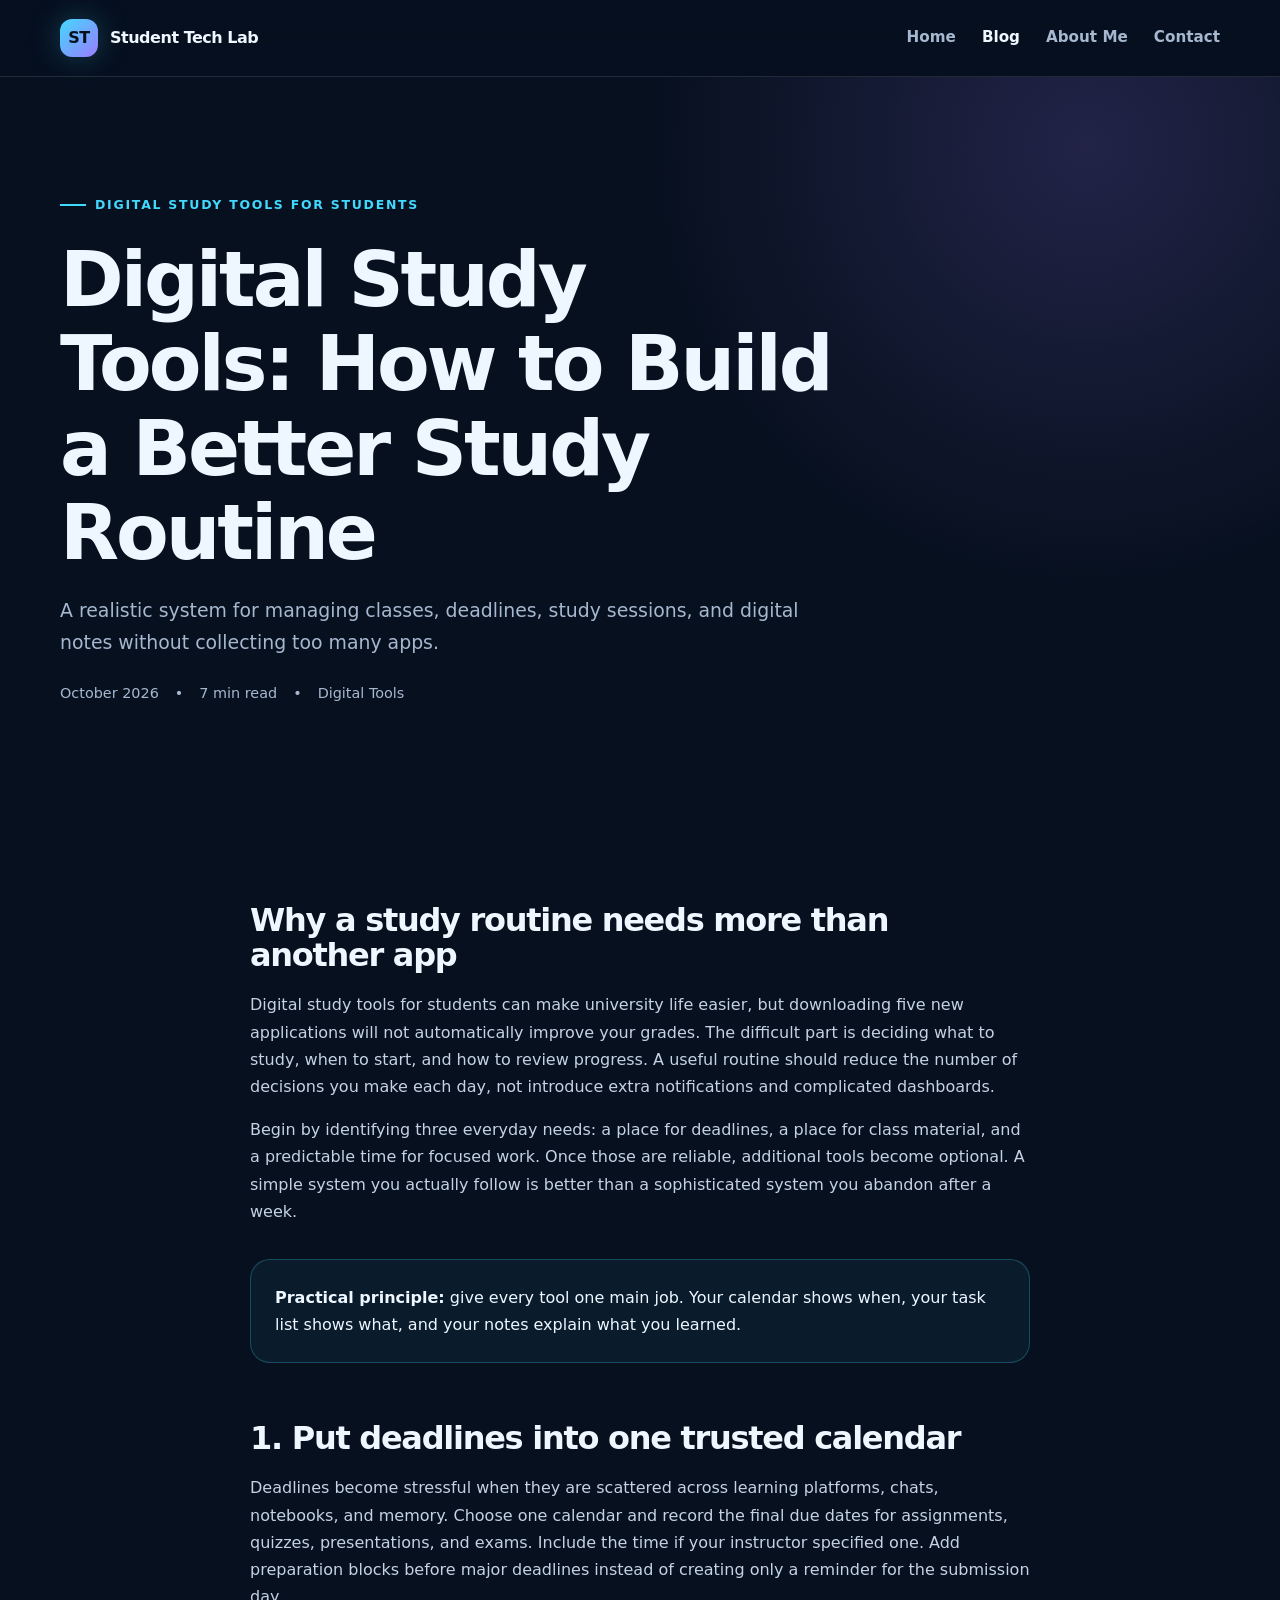
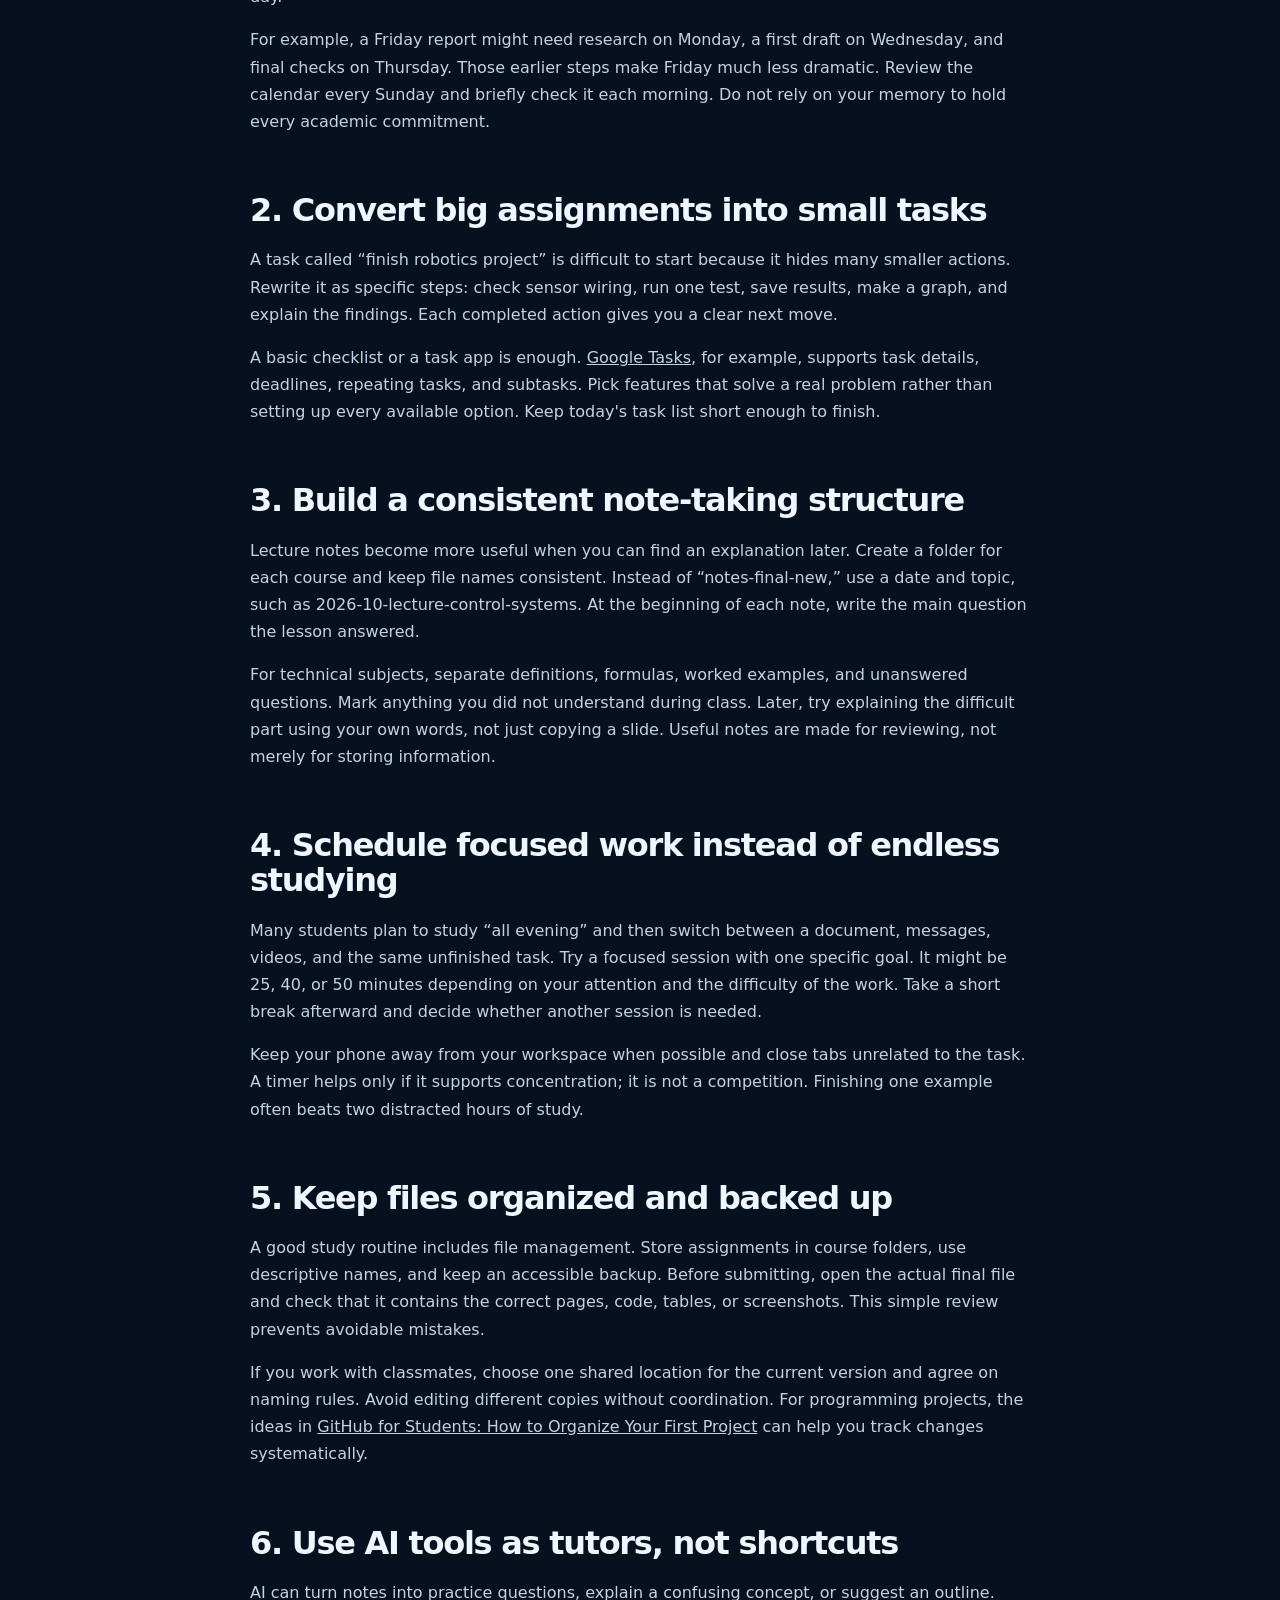
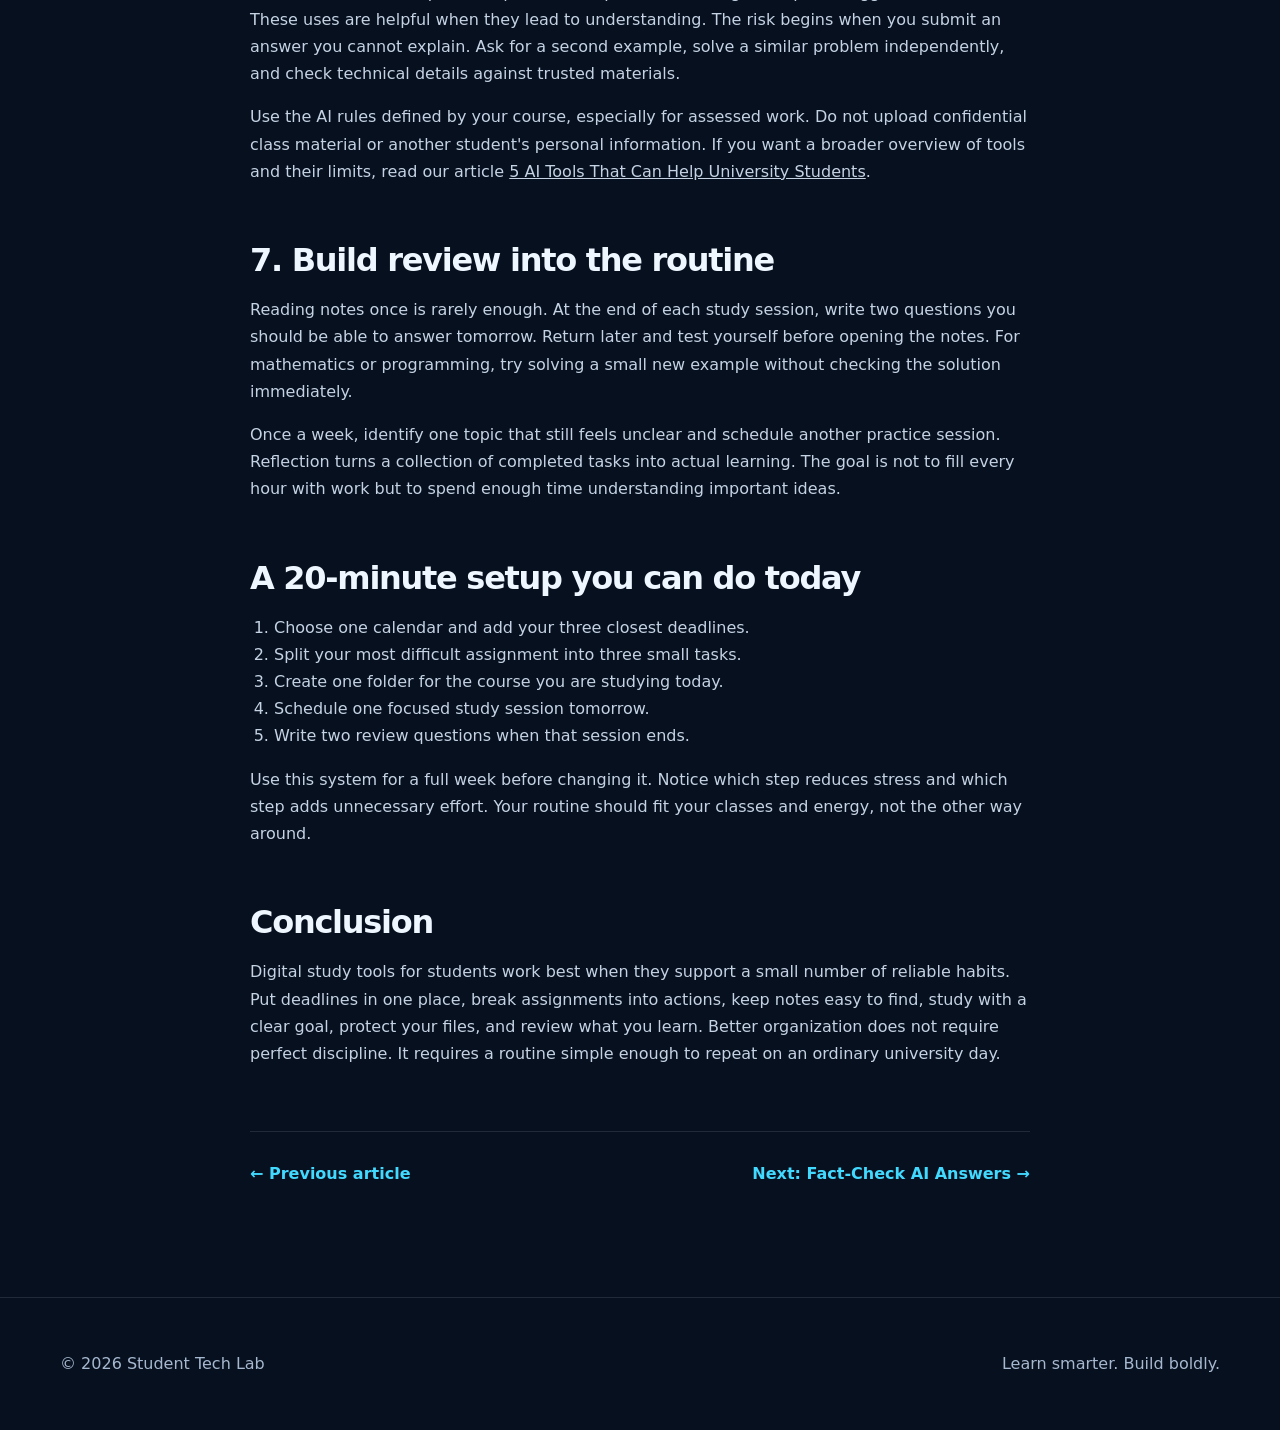
<file: articles/digital-study-tools.html>
<!doctype html>
<html lang="en">
<head>
<meta charset="utf-8">
<meta name="viewport" content="width=device-width,initial-scale=1">
<title>Digital Study Tools: How to Build a Better Study Routine | Student Tech Lab</title>
<meta name="description" content="Discover digital study tools for students and build a simple routine for planning, taking notes, focused work, and reviewing assignments.">
<meta name="keywords" content="digital study tools for students, study routine, university productivity, Google Tasks, student time management, digital notes">
<link rel="canonical" href="https://aisultanp.github.io/student-tech-lab/articles/digital-study-tools.html">
<link rel="icon" href="../favicon.svg" type="image/svg+xml">
<link rel="stylesheet" href="../assets/styles.css">
</head>
<body>
<a class="skip" href="#main">Skip to content</a>
<header class="site-header"><nav class="nav wrap" aria-label="Main navigation">
<a class="brand" href="../index.html"><span class="brand-mark">ST</span>Student Tech Lab</a>
<button class="menu-btn" aria-expanded="false" aria-controls="nav-links">Menu</button>
<div class="nav-links" id="nav-links"><a href="../index.html">Home</a><a href="../index.html#articles" aria-current="page">Blog</a><a href="../about.html">About Me</a><a href="../contact.html">Contact</a></div>
</nav></header>
<main id="main"><header class="page-hero"><div class="wrap">
<span class="eyebrow">digital study tools for students</span><h1>Digital Study Tools: How to Build a Better Study Routine</h1>
<p>A realistic system for managing classes, deadlines, study sessions, and digital notes without collecting too many apps.</p>
<div class="article-meta"><span>October 2026</span><span>•</span><span>7 min read</span><span>•</span><span>Digital Tools</span></div>
</div></header>
<article class="article-wrap">
<h2>Why a study routine needs more than another app</h2>
<p>Digital study tools for students can make university life easier, but downloading five new applications will not automatically improve your grades. The difficult part is deciding what to study, when to start, and how to review progress. A useful routine should reduce the number of decisions you make each day, not introduce extra notifications and complicated dashboards.</p>
<p>Begin by identifying three everyday needs: a place for deadlines, a place for class material, and a predictable time for focused work. Once those are reliable, additional tools become optional. A simple system you actually follow is better than a sophisticated system you abandon after a week.</p>
<div class="article-note"><strong>Practical principle:</strong> give every tool one main job. Your calendar shows when, your task list shows what, and your notes explain what you learned.</div>
<h2>1. Put deadlines into one trusted calendar</h2>
<p>Deadlines become stressful when they are scattered across learning platforms, chats, notebooks, and memory. Choose one calendar and record the final due dates for assignments, quizzes, presentations, and exams. Include the time if your instructor specified one. Add preparation blocks before major deadlines instead of creating only a reminder for the submission day.</p>
<p>For example, a Friday report might need research on Monday, a first draft on Wednesday, and final checks on Thursday. Those earlier steps make Friday much less dramatic. Review the calendar every Sunday and briefly check it each morning. Do not rely on your memory to hold every academic commitment.</p>
<h2>2. Convert big assignments into small tasks</h2>
<p>A task called “finish robotics project” is difficult to start because it hides many smaller actions. Rewrite it as specific steps: check sensor wiring, run one test, save results, make a graph, and explain the findings. Each completed action gives you a clear next move.</p>
<p>A basic checklist or a task app is enough. <a href="https://support.google.com/tasks/answer/7675838?hl=en" target="_blank" rel="noopener noreferrer">Google Tasks</a>, for example, supports task details, deadlines, repeating tasks, and subtasks. Pick features that solve a real problem rather than setting up every available option. Keep today's task list short enough to finish.</p>
<h2>3. Build a consistent note-taking structure</h2>
<p>Lecture notes become more useful when you can find an explanation later. Create a folder for each course and keep file names consistent. Instead of “notes-final-new,” use a date and topic, such as 2026-10-lecture-control-systems. At the beginning of each note, write the main question the lesson answered.</p>
<p>For technical subjects, separate definitions, formulas, worked examples, and unanswered questions. Mark anything you did not understand during class. Later, try explaining the difficult part using your own words, not just copying a slide. Useful notes are made for reviewing, not merely for storing information.</p>
<h2>4. Schedule focused work instead of endless studying</h2>
<p>Many students plan to study “all evening” and then switch between a document, messages, videos, and the same unfinished task. Try a focused session with one specific goal. It might be 25, 40, or 50 minutes depending on your attention and the difficulty of the work. Take a short break afterward and decide whether another session is needed.</p>
<p>Keep your phone away from your workspace when possible and close tabs unrelated to the task. A timer helps only if it supports concentration; it is not a competition. Finishing one example often beats two distracted hours of study.</p>
<h2>5. Keep files organized and backed up</h2>
<p>A good study routine includes file management. Store assignments in course folders, use descriptive names, and keep an accessible backup. Before submitting, open the actual final file and check that it contains the correct pages, code, tables, or screenshots. This simple review prevents avoidable mistakes.</p>
<p>If you work with classmates, choose one shared location for the current version and agree on naming rules. Avoid editing different copies without coordination. For programming projects, the ideas in <a href="github-for-students.html">GitHub for Students: How to Organize Your First Project</a> can help you track changes systematically.</p>
<h2>6. Use AI tools as tutors, not shortcuts</h2>
<p>AI can turn notes into practice questions, explain a confusing concept, or suggest an outline. These uses are helpful when they lead to understanding. The risk begins when you submit an answer you cannot explain. Ask for a second example, solve a similar problem independently, and check technical details against trusted materials.</p>
<p>Use the AI rules defined by your course, especially for assessed work. Do not upload confidential class material or another student's personal information. If you want a broader overview of tools and their limits, read our article <a href="five-ai-tools.html">5 AI Tools That Can Help University Students</a>.</p>
<h2>7. Build review into the routine</h2>
<p>Reading notes once is rarely enough. At the end of each study session, write two questions you should be able to answer tomorrow. Return later and test yourself before opening the notes. For mathematics or programming, try solving a small new example without checking the solution immediately.</p>
<p>Once a week, identify one topic that still feels unclear and schedule another practice session. Reflection turns a collection of completed tasks into actual learning. The goal is not to fill every hour with work but to spend enough time understanding important ideas.</p>
<h2>A 20-minute setup you can do today</h2>
<ol><li>Choose one calendar and add your three closest deadlines.</li><li>Split your most difficult assignment into three small tasks.</li><li>Create one folder for the course you are studying today.</li><li>Schedule one focused study session tomorrow.</li><li>Write two review questions when that session ends.</li></ol>
<p>Use this system for a full week before changing it. Notice which step reduces stress and which step adds unnecessary effort. Your routine should fit your classes and energy, not the other way around.</p>
<h2>Conclusion</h2>
<p>Digital study tools for students work best when they support a small number of reliable habits. Put deadlines in one place, break assignments into actions, keep notes easy to find, study with a clear goal, protect your files, and review what you learn. Better organization does not require perfect discipline. It requires a routine simple enough to repeat on an ordinary university day.</p>
<nav class="article-nav" aria-label="Article navigation"><a href="github-for-students.html">← Previous article</a><a href="fact-check-ai-answers.html">Next: Fact-Check AI Answers →</a></nav>
</article></main>
<footer class="site-footer"><div class="wrap footer-row"><p>© 2026 Student Tech Lab</p><p>Learn smarter. Build boldly.</p></div></footer>
<script src="../assets/site.js"></script>
</body></html>
</file>
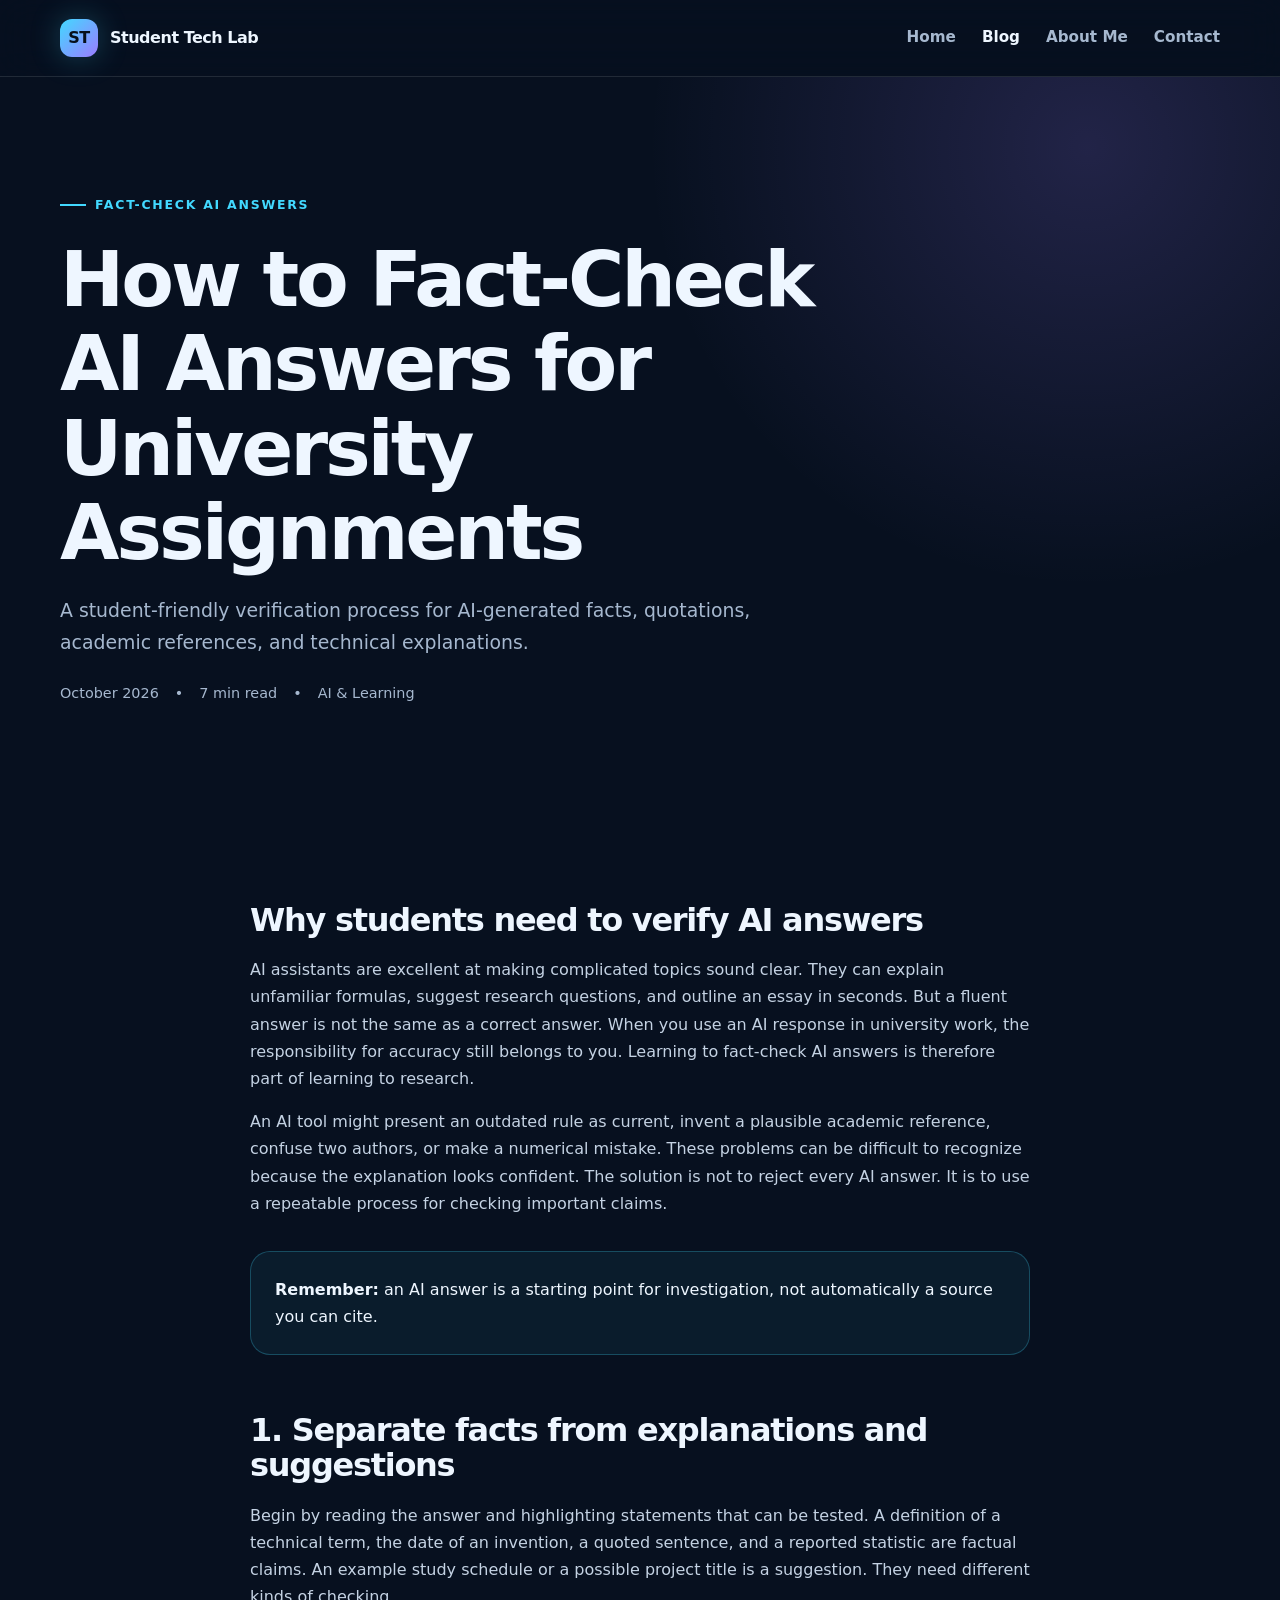
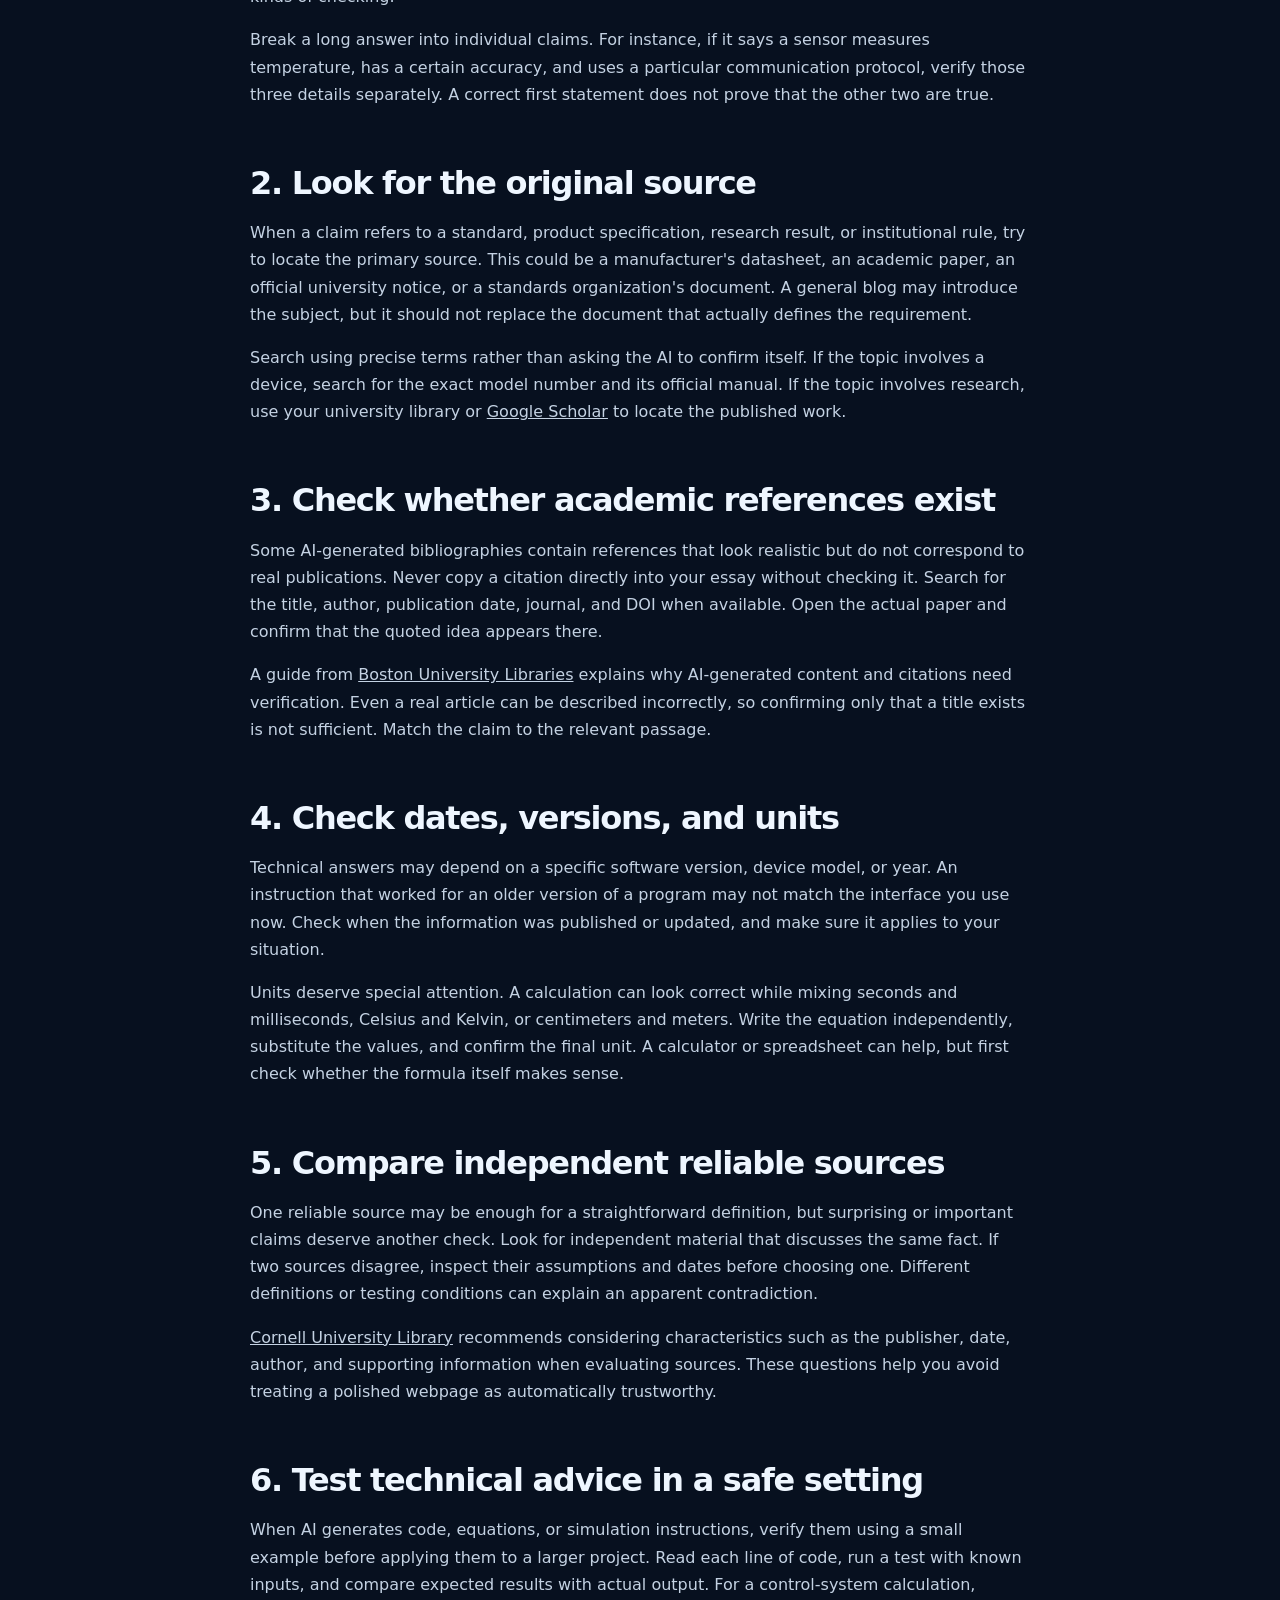
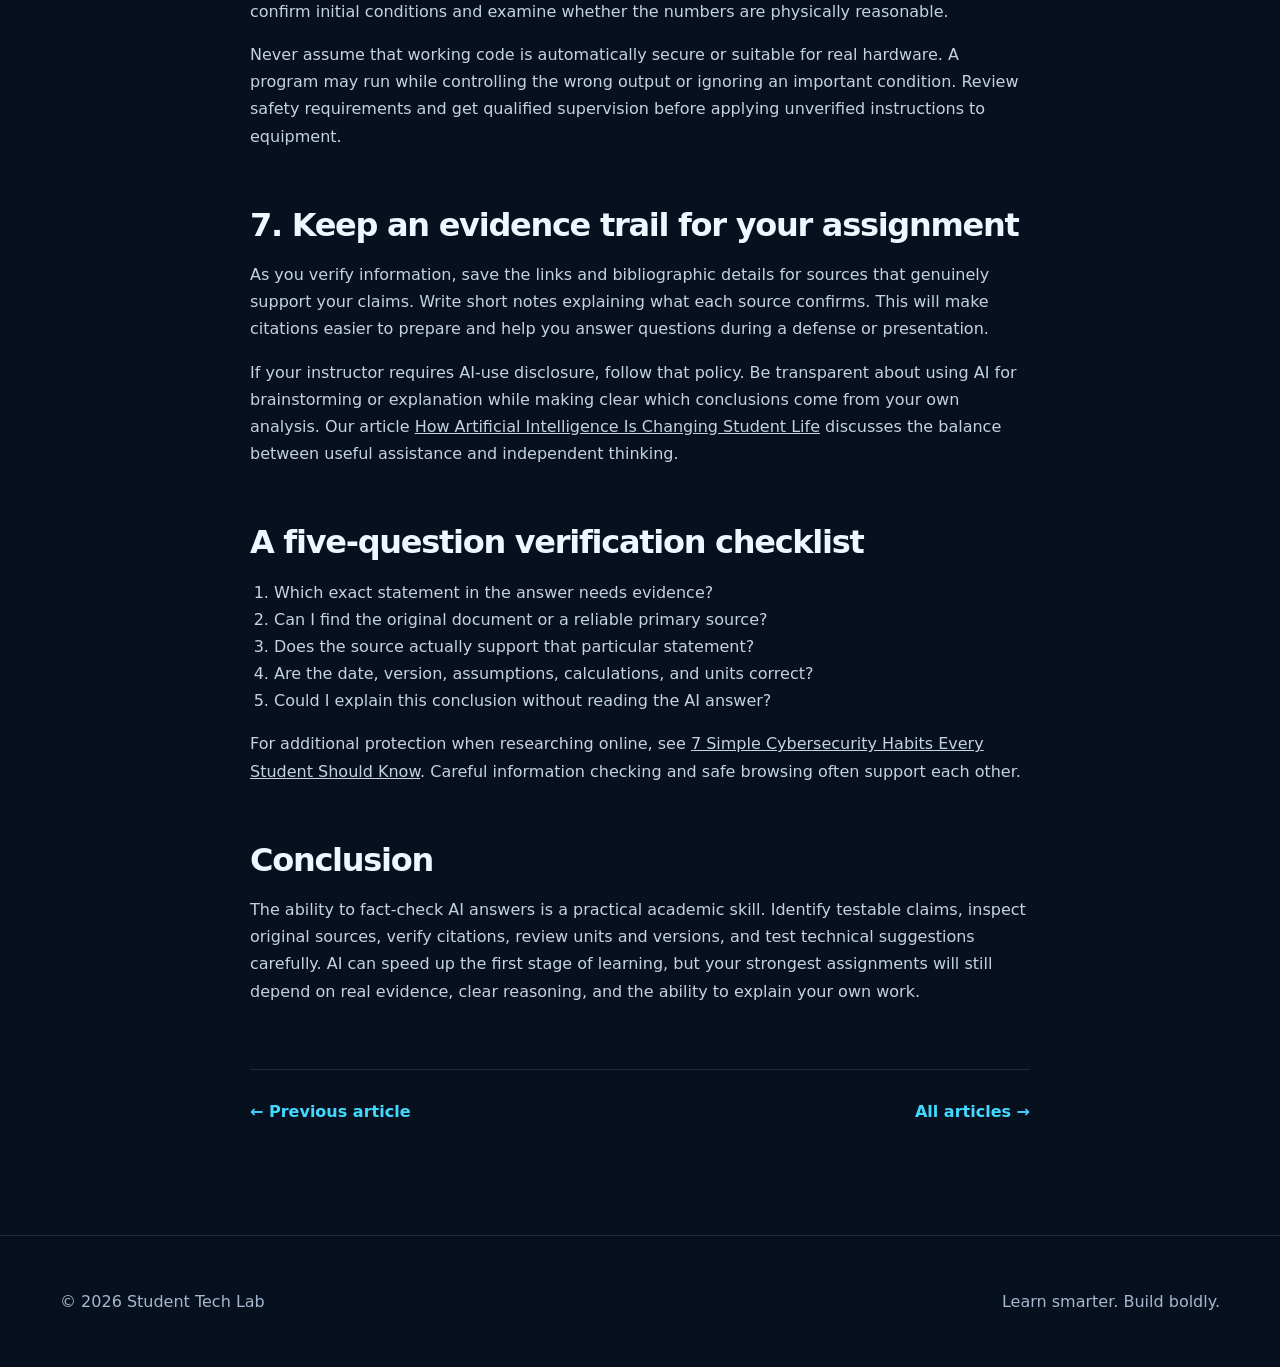
<file: articles/fact-check-ai-answers.html>
<!doctype html>
<html lang="en">
<head>
<meta charset="utf-8">
<meta name="viewport" content="width=device-width,initial-scale=1">
<title>How to Fact-Check AI Answers for University Assignments | Student Tech Lab</title>
<meta name="description" content="Learn how to fact-check AI answers for university assignments by verifying claims, academic references, calculations, and original sources.">
<meta name="keywords" content="fact-check AI answers, verify AI information, AI hallucinations, university research, academic sources, AI citations">
<link rel="canonical" href="https://aisultanp.github.io/student-tech-lab/articles/fact-check-ai-answers.html">
<link rel="icon" href="../favicon.svg" type="image/svg+xml">
<link rel="stylesheet" href="../assets/styles.css">
</head>
<body>
<a class="skip" href="#main">Skip to content</a>
<header class="site-header"><nav class="nav wrap" aria-label="Main navigation">
<a class="brand" href="../index.html"><span class="brand-mark">ST</span>Student Tech Lab</a>
<button class="menu-btn" aria-expanded="false" aria-controls="nav-links">Menu</button>
<div class="nav-links" id="nav-links"><a href="../index.html">Home</a><a href="../index.html#articles" aria-current="page">Blog</a><a href="../about.html">About Me</a><a href="../contact.html">Contact</a></div>
</nav></header>
<main id="main"><header class="page-hero"><div class="wrap">
<span class="eyebrow">fact-check AI answers</span><h1>How to Fact-Check AI Answers for University Assignments</h1>
<p>A student-friendly verification process for AI-generated facts, quotations, academic references, and technical explanations.</p>
<div class="article-meta"><span>October 2026</span><span>•</span><span>7 min read</span><span>•</span><span>AI &amp; Learning</span></div>
</div></header>
<article class="article-wrap">
<h2>Why students need to verify AI answers</h2>
<p>AI assistants are excellent at making complicated topics sound clear. They can explain unfamiliar formulas, suggest research questions, and outline an essay in seconds. But a fluent answer is not the same as a correct answer. When you use an AI response in university work, the responsibility for accuracy still belongs to you. Learning to fact-check AI answers is therefore part of learning to research.</p>
<p>An AI tool might present an outdated rule as current, invent a plausible academic reference, confuse two authors, or make a numerical mistake. These problems can be difficult to recognize because the explanation looks confident. The solution is not to reject every AI answer. It is to use a repeatable process for checking important claims.</p>
<div class="article-note"><strong>Remember:</strong> an AI answer is a starting point for investigation, not automatically a source you can cite.</div>
<h2>1. Separate facts from explanations and suggestions</h2>
<p>Begin by reading the answer and highlighting statements that can be tested. A definition of a technical term, the date of an invention, a quoted sentence, and a reported statistic are factual claims. An example study schedule or a possible project title is a suggestion. They need different kinds of checking.</p>
<p>Break a long answer into individual claims. For instance, if it says a sensor measures temperature, has a certain accuracy, and uses a particular communication protocol, verify those three details separately. A correct first statement does not prove that the other two are true.</p>
<h2>2. Look for the original source</h2>
<p>When a claim refers to a standard, product specification, research result, or institutional rule, try to locate the primary source. This could be a manufacturer's datasheet, an academic paper, an official university notice, or a standards organization's document. A general blog may introduce the subject, but it should not replace the document that actually defines the requirement.</p>
<p>Search using precise terms rather than asking the AI to confirm itself. If the topic involves a device, search for the exact model number and its official manual. If the topic involves research, use your university library or <a href="https://scholar.google.com/" target="_blank" rel="noopener noreferrer">Google Scholar</a> to locate the published work.</p>
<h2>3. Check whether academic references exist</h2>
<p>Some AI-generated bibliographies contain references that look realistic but do not correspond to real publications. Never copy a citation directly into your essay without checking it. Search for the title, author, publication date, journal, and DOI when available. Open the actual paper and confirm that the quoted idea appears there.</p>
<p>A guide from <a href="https://library.bu.edu/gen-ai/verifying-citing" target="_blank" rel="noopener noreferrer">Boston University Libraries</a> explains why AI-generated content and citations need verification. Even a real article can be described incorrectly, so confirming only that a title exists is not sufficient. Match the claim to the relevant passage.</p>
<h2>4. Check dates, versions, and units</h2>
<p>Technical answers may depend on a specific software version, device model, or year. An instruction that worked for an older version of a program may not match the interface you use now. Check when the information was published or updated, and make sure it applies to your situation.</p>
<p>Units deserve special attention. A calculation can look correct while mixing seconds and milliseconds, Celsius and Kelvin, or centimeters and meters. Write the equation independently, substitute the values, and confirm the final unit. A calculator or spreadsheet can help, but first check whether the formula itself makes sense.</p>
<h2>5. Compare independent reliable sources</h2>
<p>One reliable source may be enough for a straightforward definition, but surprising or important claims deserve another check. Look for independent material that discusses the same fact. If two sources disagree, inspect their assumptions and dates before choosing one. Different definitions or testing conditions can explain an apparent contradiction.</p>
<p><a href="https://guides.library.cornell.edu/critically_analyzing/tips" target="_blank" rel="noopener noreferrer">Cornell University Library</a> recommends considering characteristics such as the publisher, date, author, and supporting information when evaluating sources. These questions help you avoid treating a polished webpage as automatically trustworthy.</p>
<h2>6. Test technical advice in a safe setting</h2>
<p>When AI generates code, equations, or simulation instructions, verify them using a small example before applying them to a larger project. Read each line of code, run a test with known inputs, and compare expected results with actual output. For a control-system calculation, confirm initial conditions and examine whether the numbers are physically reasonable.</p>
<p>Never assume that working code is automatically secure or suitable for real hardware. A program may run while controlling the wrong output or ignoring an important condition. Review safety requirements and get qualified supervision before applying unverified instructions to equipment.</p>
<h2>7. Keep an evidence trail for your assignment</h2>
<p>As you verify information, save the links and bibliographic details for sources that genuinely support your claims. Write short notes explaining what each source confirms. This will make citations easier to prepare and help you answer questions during a defense or presentation.</p>
<p>If your instructor requires AI-use disclosure, follow that policy. Be transparent about using AI for brainstorming or explanation while making clear which conclusions come from your own analysis. Our article <a href="ai-changing-student-life.html">How Artificial Intelligence Is Changing Student Life</a> discusses the balance between useful assistance and independent thinking.</p>
<h2>A five-question verification checklist</h2>
<ol><li>Which exact statement in the answer needs evidence?</li><li>Can I find the original document or a reliable primary source?</li><li>Does the source actually support that particular statement?</li><li>Are the date, version, assumptions, calculations, and units correct?</li><li>Could I explain this conclusion without reading the AI answer?</li></ol>
<p>For additional protection when researching online, see <a href="cybersecurity-students.html">7 Simple Cybersecurity Habits Every Student Should Know</a>. Careful information checking and safe browsing often support each other.</p>
<h2>Conclusion</h2>
<p>The ability to fact-check AI answers is a practical academic skill. Identify testable claims, inspect original sources, verify citations, review units and versions, and test technical suggestions carefully. AI can speed up the first stage of learning, but your strongest assignments will still depend on real evidence, clear reasoning, and the ability to explain your own work.</p>
<nav class="article-nav" aria-label="Article navigation"><a href="digital-study-tools.html">← Previous article</a><a href="../index.html#articles">All articles →</a></nav>
</article></main>
<footer class="site-footer"><div class="wrap footer-row"><p>© 2026 Student Tech Lab</p><p>Learn smarter. Build boldly.</p></div></footer>
<script src="../assets/site.js"></script>
</body></html>
</file>
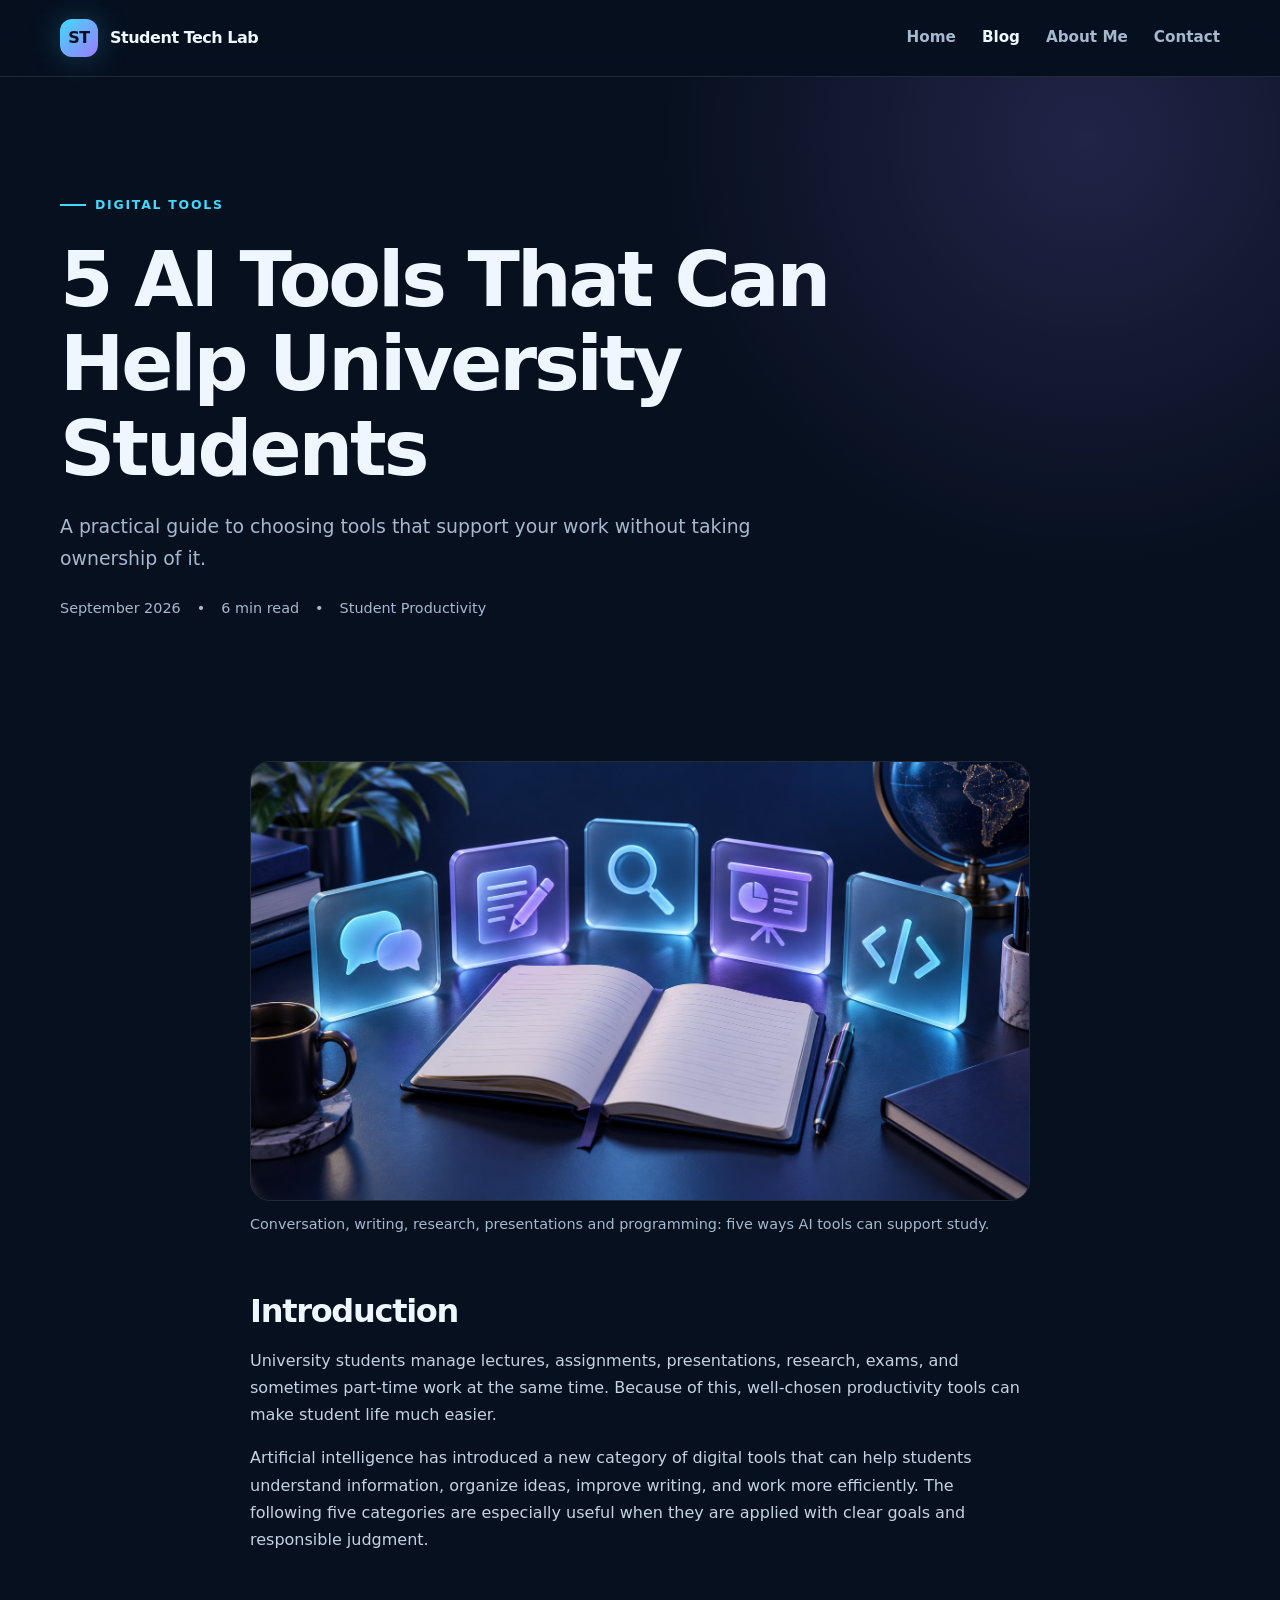
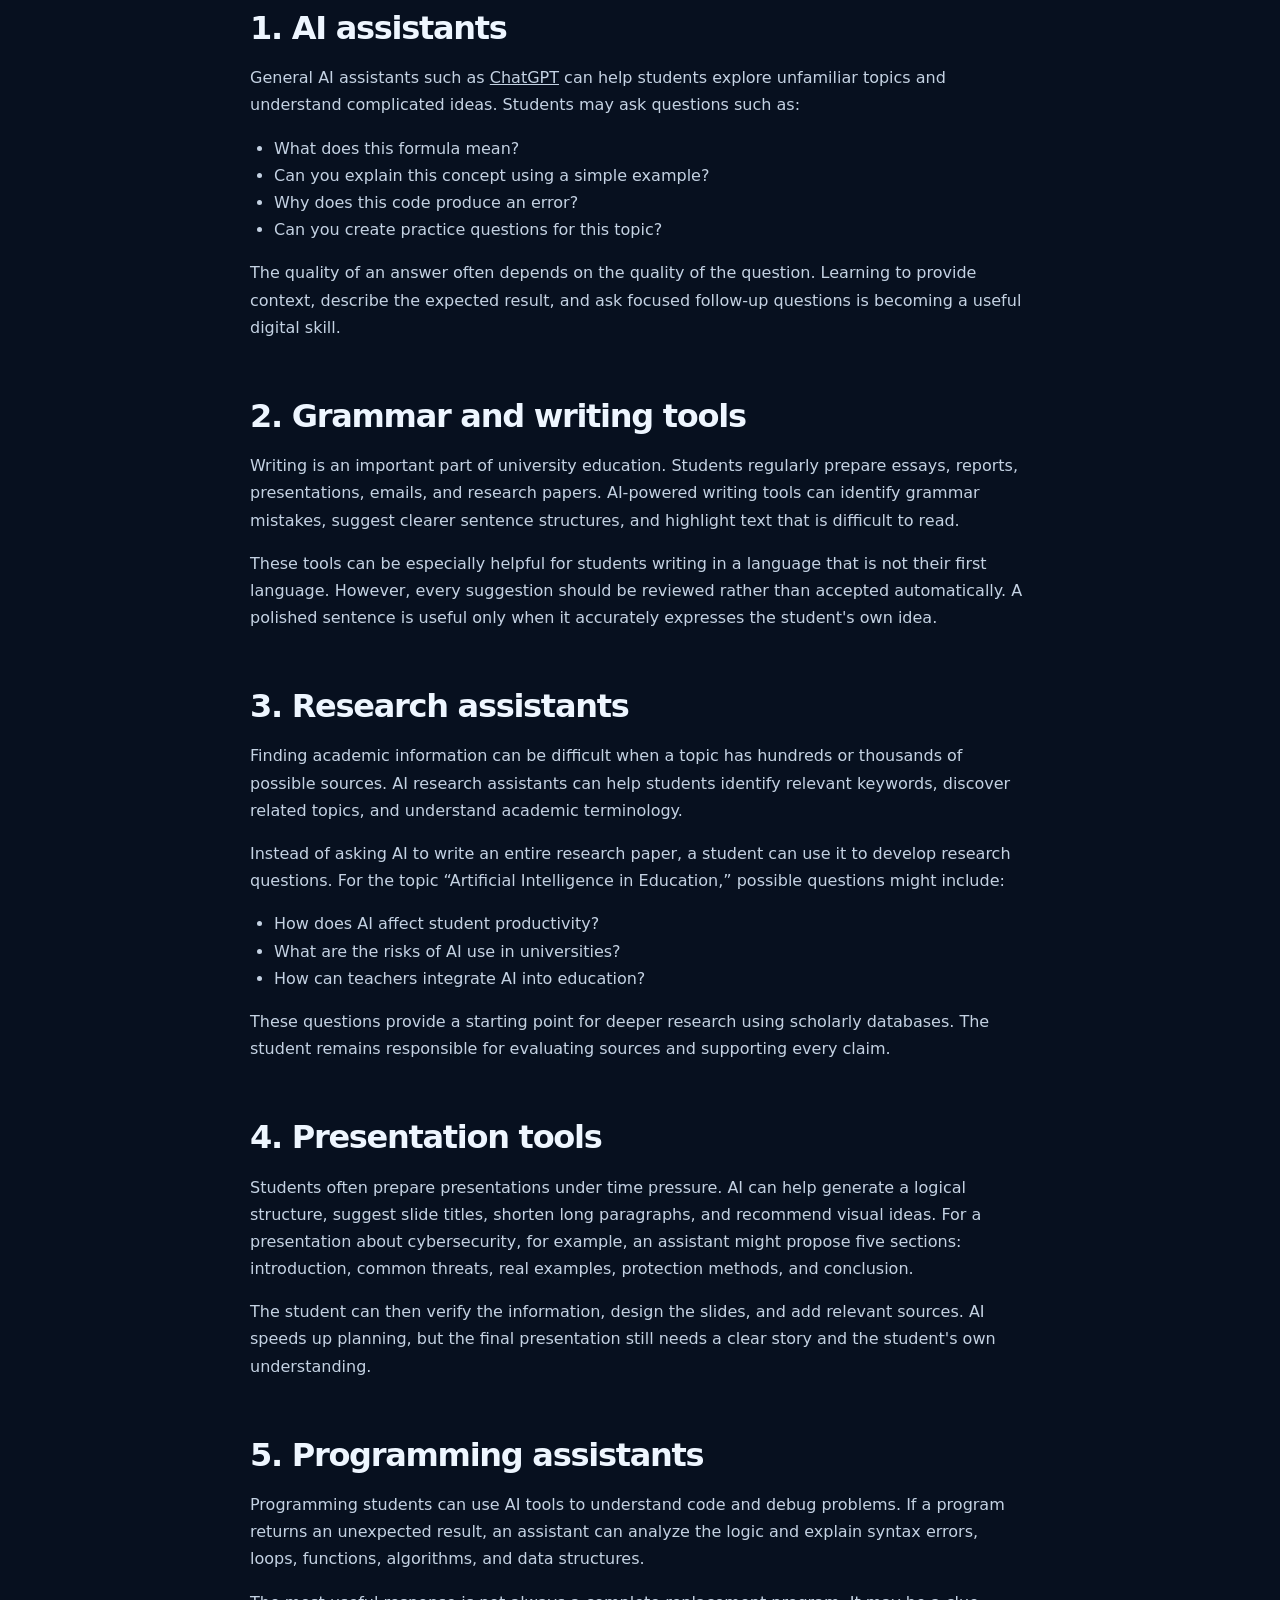
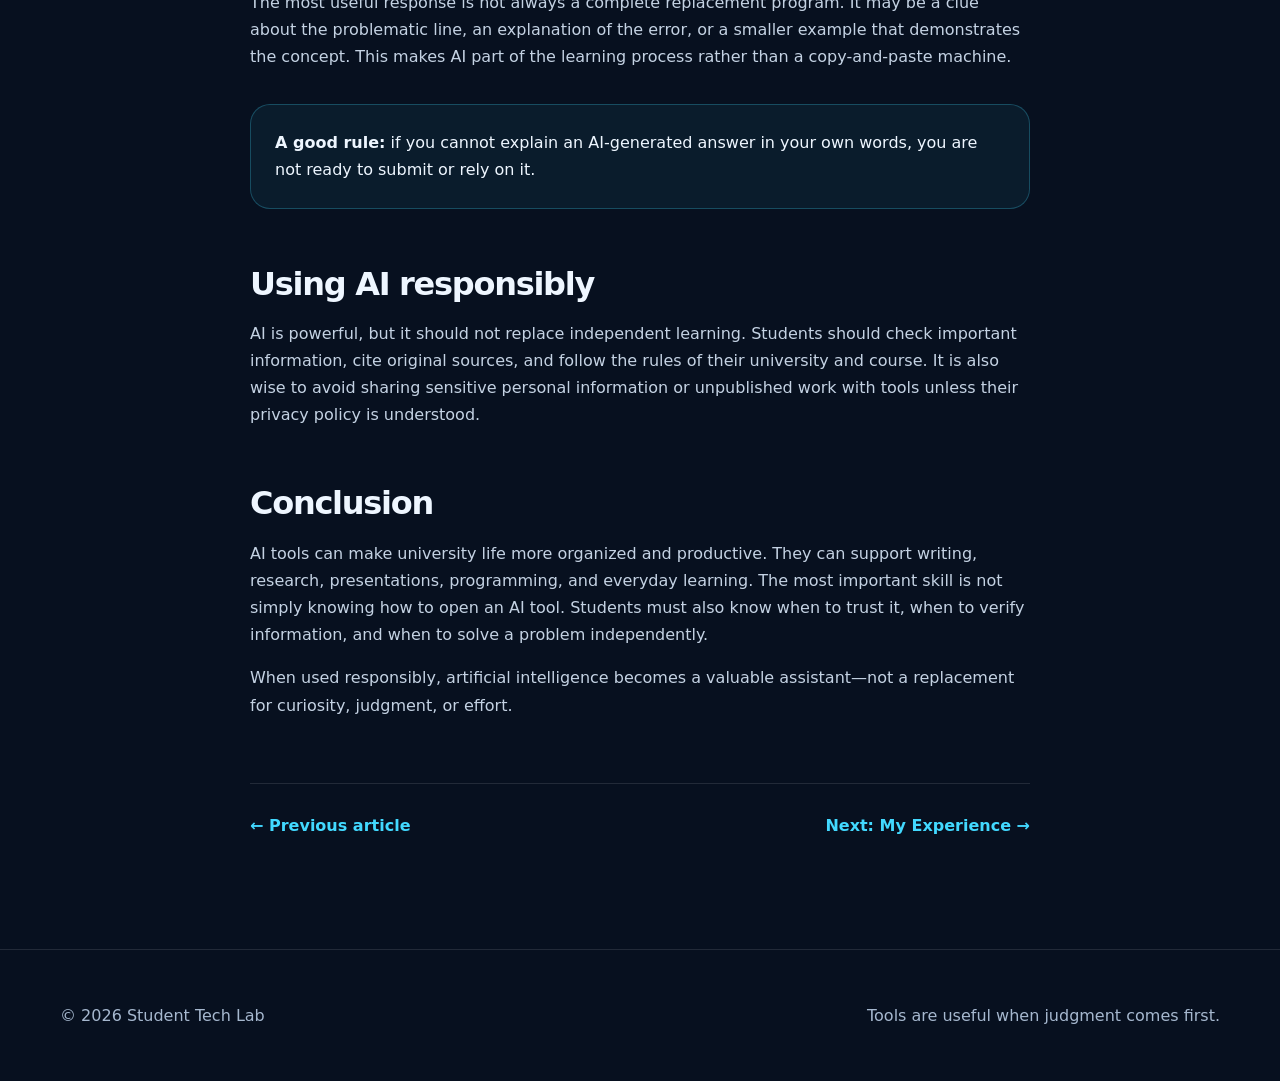
<file: articles/five-ai-tools.html>
<!doctype html><html lang="en"><head><meta charset="utf-8"><meta name="viewport" content="width=device-width,initial-scale=1"><title>5 AI Tools That Can Help University Students</title><meta name="description" content="Explore five useful types of AI tools that can help university students with studying, research, writing, presentations, and programming."><meta name="keywords" content="AI tools for students, ChatGPT for students, university technology, student productivity, AI education"><link rel="icon" href="../favicon.svg" type="image/svg+xml"><link rel="stylesheet" href="../assets/styles.css"></head><body><a class="skip" href="#main">Skip to content</a><header class="site-header"><nav class="nav wrap" aria-label="Main navigation"><a class="brand" href="../index.html"><span class="brand-mark">ST</span>Student Tech Lab</a><button class="menu-btn" aria-expanded="false" aria-controls="nav-links">Menu</button><div class="nav-links" id="nav-links"><a href="../index.html">Home</a><a href="../index.html#articles" aria-current="page">Blog</a><a href="../about.html">About Me</a><a href="../contact.html">Contact</a></div></nav></header><main id="main"><header class="page-hero"><div class="wrap"><span class="eyebrow">Digital tools</span><h1>5 AI Tools That Can Help University Students</h1><p>A practical guide to choosing tools that support your work without taking ownership of it.</p><div class="article-meta"><span>September 2026</span><span>•</span><span>6 min read</span><span>•</span><span>Student Productivity</span></div></div></header><article class="article-wrap"><figure class="article-figure"><img src="../assets/ai-study-tools.png" alt="Conceptual illustration of five categories of digital study tools" width="1536" height="864"><figcaption>Conversation, writing, research, presentations and programming: five ways AI tools can support study. </figcaption></figure><h2>Introduction</h2><p>University students manage lectures, assignments, presentations, research, exams, and sometimes part-time work at the same time. Because of this, well-chosen productivity tools can make student life much easier.</p><p>Artificial intelligence has introduced a new category of digital tools that can help students understand information, organize ideas, improve writing, and work more efficiently. The following five categories are especially useful when they are applied with clear goals and responsible judgment.</p><h2>1. AI assistants</h2><p>General AI assistants such as <a href="https://chatgpt.com/" target="_blank" rel="noopener">ChatGPT</a> can help students explore unfamiliar topics and understand complicated ideas. Students may ask questions such as:</p><ul><li>What does this formula mean?</li><li>Can you explain this concept using a simple example?</li><li>Why does this code produce an error?</li><li>Can you create practice questions for this topic?</li></ul><p>The quality of an answer often depends on the quality of the question. Learning to provide context, describe the expected result, and ask focused follow-up questions is becoming a useful digital skill.</p><h2>2. Grammar and writing tools</h2><p>Writing is an important part of university education. Students regularly prepare essays, reports, presentations, emails, and research papers. AI-powered writing tools can identify grammar mistakes, suggest clearer sentence structures, and highlight text that is difficult to read.</p><p>These tools can be especially helpful for students writing in a language that is not their first language. However, every suggestion should be reviewed rather than accepted automatically. A polished sentence is useful only when it accurately expresses the student's own idea.</p><h2>3. Research assistants</h2><p>Finding academic information can be difficult when a topic has hundreds or thousands of possible sources. AI research assistants can help students identify relevant keywords, discover related topics, and understand academic terminology.</p><p>Instead of asking AI to write an entire research paper, a student can use it to develop research questions. For the topic “Artificial Intelligence in Education,” possible questions might include:</p><ul><li>How does AI affect student productivity?</li><li>What are the risks of AI use in universities?</li><li>How can teachers integrate AI into education?</li></ul><p>These questions provide a starting point for deeper research using scholarly databases. The student remains responsible for evaluating sources and supporting every claim.</p><h2>4. Presentation tools</h2><p>Students often prepare presentations under time pressure. AI can help generate a logical structure, suggest slide titles, shorten long paragraphs, and recommend visual ideas. For a presentation about cybersecurity, for example, an assistant might propose five sections: introduction, common threats, real examples, protection methods, and conclusion.</p><p>The student can then verify the information, design the slides, and add relevant sources. AI speeds up planning, but the final presentation still needs a clear story and the student's own understanding.</p><h2>5. Programming assistants</h2><p>Programming students can use AI tools to understand code and debug problems. If a program returns an unexpected result, an assistant can analyze the logic and explain syntax errors, loops, functions, algorithms, and data structures.</p><p>The most useful response is not always a complete replacement program. It may be a clue about the problematic line, an explanation of the error, or a smaller example that demonstrates the concept. This makes AI part of the learning process rather than a copy-and-paste machine.</p><div class="article-note"><strong>A good rule:</strong> if you cannot explain an AI-generated answer in your own words, you are not ready to submit or rely on it.</div><h2>Using AI responsibly</h2><p>AI is powerful, but it should not replace independent learning. Students should check important information, cite original sources, and follow the rules of their university and course. It is also wise to avoid sharing sensitive personal information or unpublished work with tools unless their privacy policy is understood.</p><h2>Conclusion</h2><p>AI tools can make university life more organized and productive. They can support writing, research, presentations, programming, and everyday learning. The most important skill is not simply knowing how to open an AI tool. Students must also know when to trust it, when to verify information, and when to solve a problem independently.</p><p>When used responsibly, artificial intelligence becomes a valuable assistant—not a replacement for curiosity, judgment, or effort.</p><nav class="article-nav" aria-label="Article navigation"><a href="ai-changing-student-life.html">← Previous article</a><a href="learning-programming-ai.html">Next: My Experience →</a></nav></article></main><footer class="site-footer"><div class="wrap footer-row"><p>© 2026 Student Tech Lab</p><p>Tools are useful when judgment comes first.</p></div></footer><script src="../assets/site.js"></script></body></html>
</file>
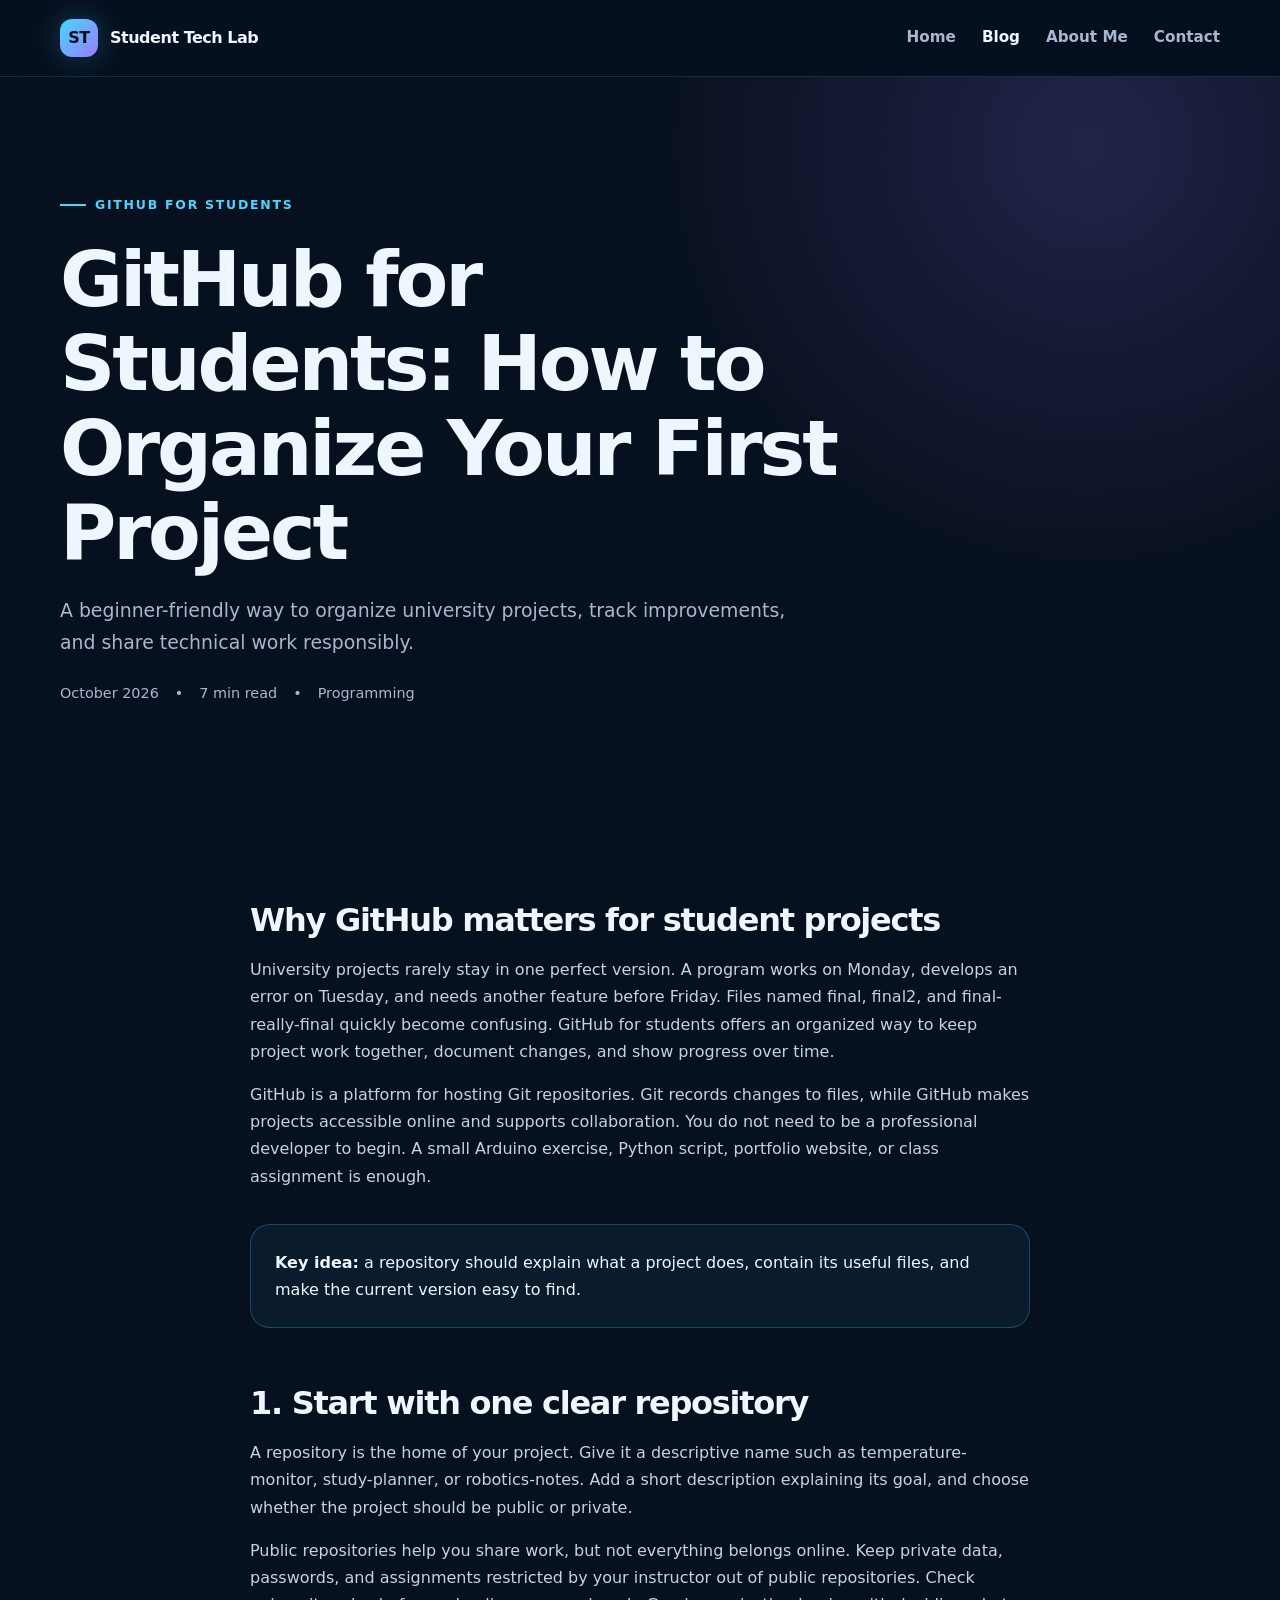
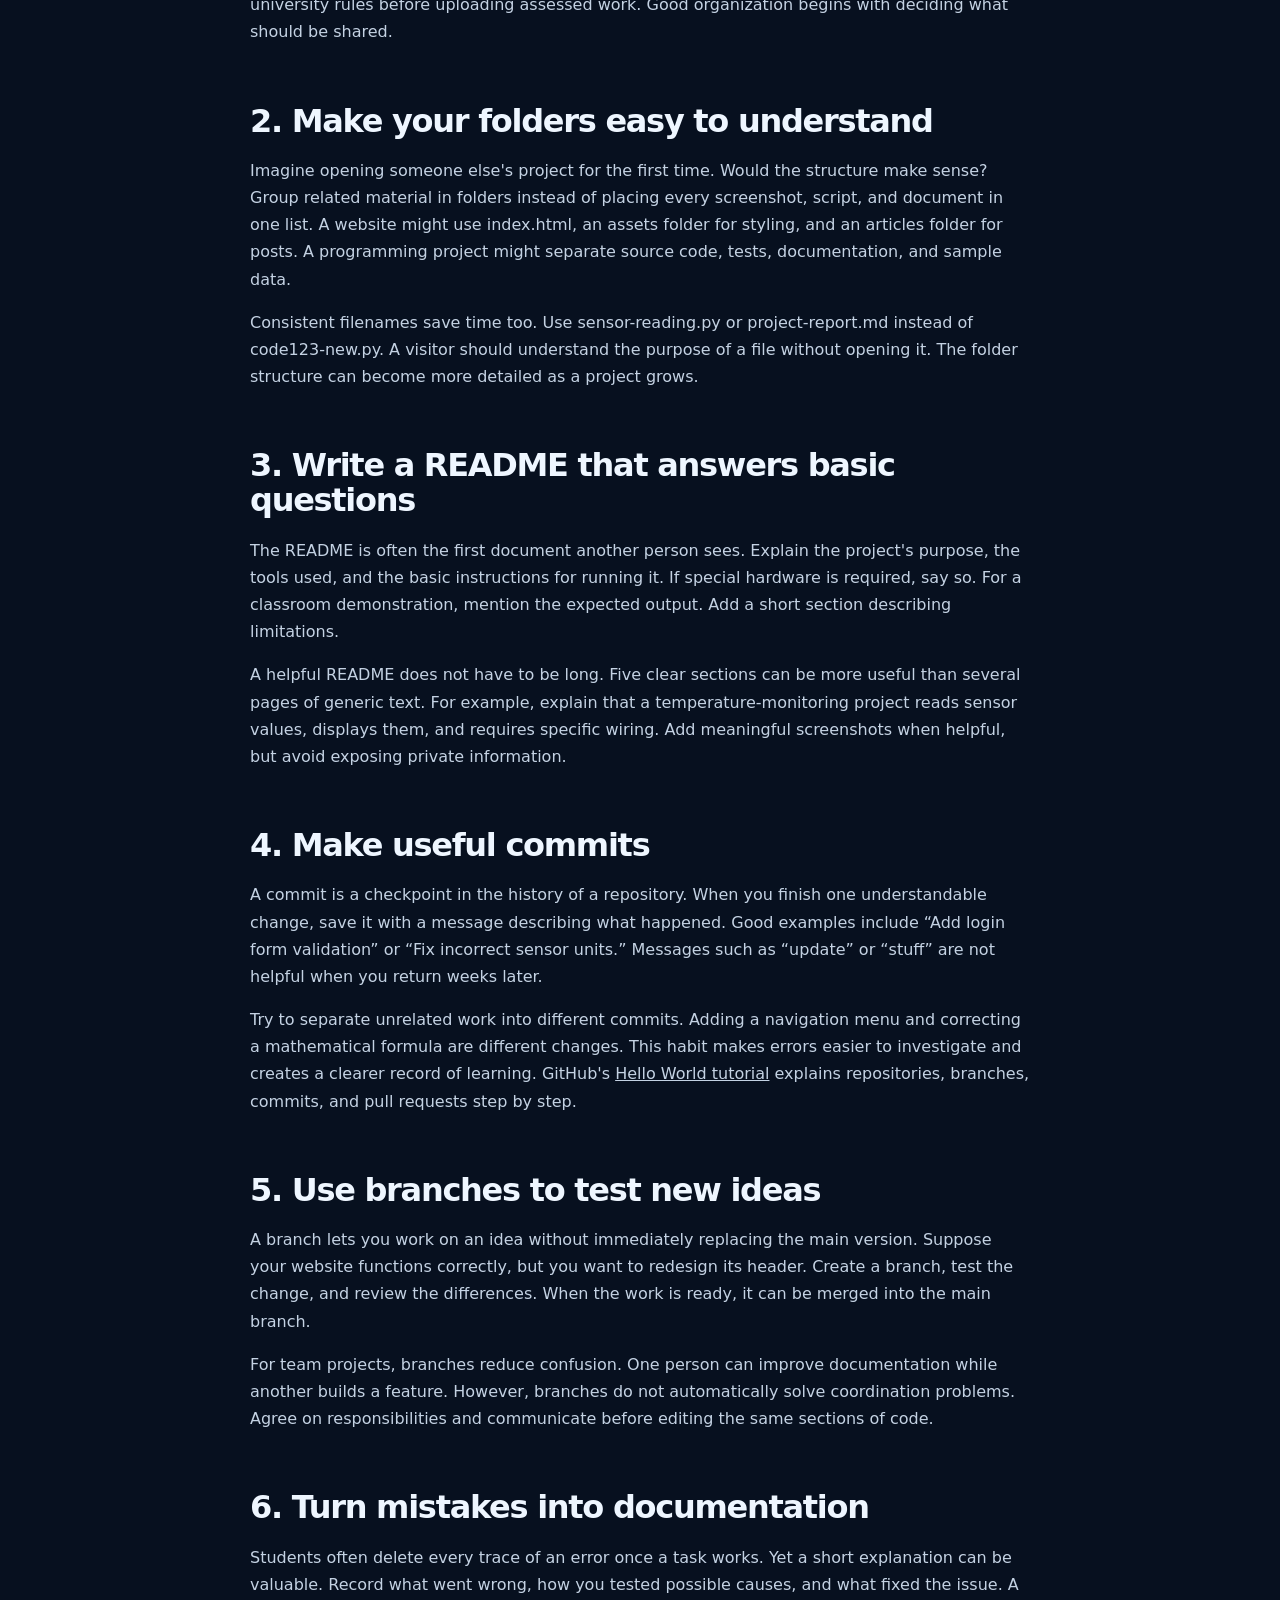
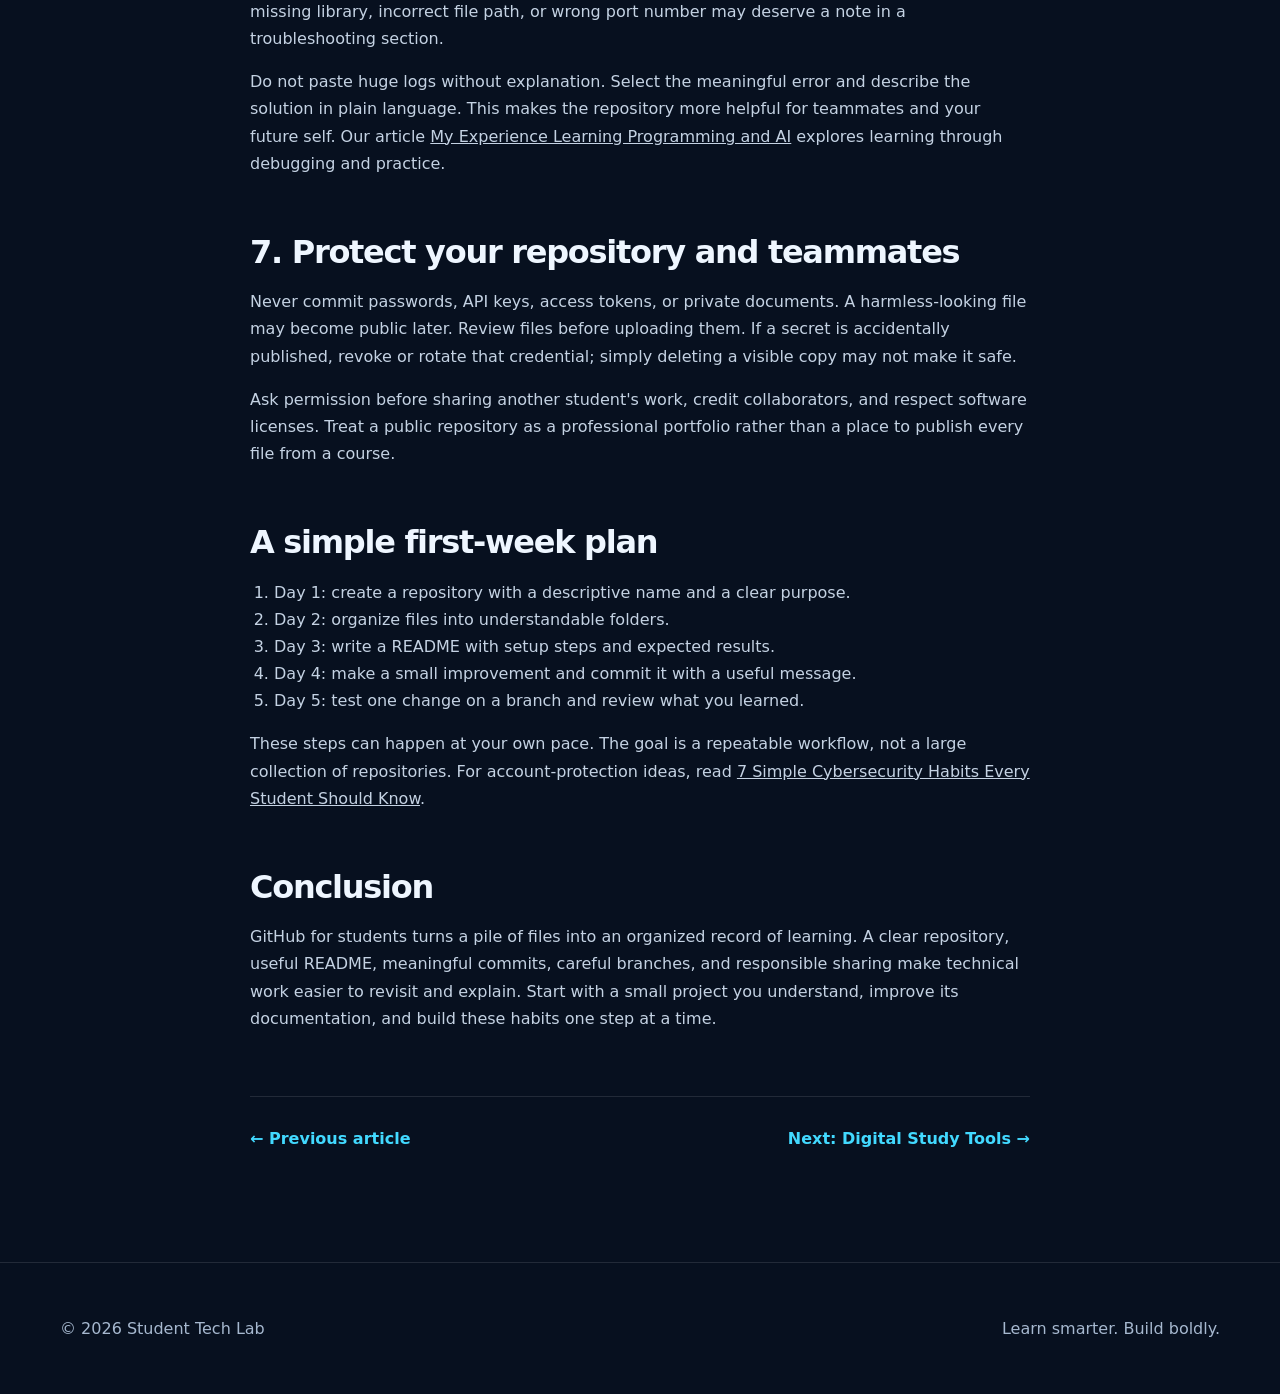
<file: articles/github-for-students.html>
<!doctype html>
<html lang="en">
<head>
<meta charset="utf-8">
<meta name="viewport" content="width=device-width,initial-scale=1">
<title>GitHub for Students: How to Organize Your First Project | Student Tech Lab</title>
<meta name="description" content="A beginner-friendly GitHub for students guide to repositories, README files, commits, branches, and safe project sharing.">
<meta name="keywords" content="GitHub for students, student programming projects, Git repositories, README guide, Git commits, GitHub beginner">
<link rel="canonical" href="https://aisultanp.github.io/student-tech-lab/articles/github-for-students.html">
<link rel="icon" href="../favicon.svg" type="image/svg+xml">
<link rel="stylesheet" href="../assets/styles.css">
</head>
<body>
<a class="skip" href="#main">Skip to content</a>
<header class="site-header"><nav class="nav wrap" aria-label="Main navigation">
<a class="brand" href="../index.html"><span class="brand-mark">ST</span>Student Tech Lab</a>
<button class="menu-btn" aria-expanded="false" aria-controls="nav-links">Menu</button>
<div class="nav-links" id="nav-links"><a href="../index.html">Home</a><a href="../index.html#articles" aria-current="page">Blog</a><a href="../about.html">About Me</a><a href="../contact.html">Contact</a></div>
</nav></header>
<main id="main"><header class="page-hero"><div class="wrap">
<span class="eyebrow">GitHub for students</span><h1>GitHub for Students: How to Organize Your First Project</h1>
<p>A beginner-friendly way to organize university projects, track improvements, and share technical work responsibly.</p>
<div class="article-meta"><span>October 2026</span><span>•</span><span>7 min read</span><span>•</span><span>Programming</span></div>
</div></header>
<article class="article-wrap">
<h2>Why GitHub matters for student projects</h2>
<p>University projects rarely stay in one perfect version. A program works on Monday, develops an error on Tuesday, and needs another feature before Friday. Files named final, final2, and final-really-final quickly become confusing. GitHub for students offers an organized way to keep project work together, document changes, and show progress over time.</p>
<p>GitHub is a platform for hosting Git repositories. Git records changes to files, while GitHub makes projects accessible online and supports collaboration. You do not need to be a professional developer to begin. A small Arduino exercise, Python script, portfolio website, or class assignment is enough.</p>
<div class="article-note"><strong>Key idea:</strong> a repository should explain what a project does, contain its useful files, and make the current version easy to find.</div>
<h2>1. Start with one clear repository</h2>
<p>A repository is the home of your project. Give it a descriptive name such as temperature-monitor, study-planner, or robotics-notes. Add a short description explaining its goal, and choose whether the project should be public or private.</p>
<p>Public repositories help you share work, but not everything belongs online. Keep private data, passwords, and assignments restricted by your instructor out of public repositories. Check university rules before uploading assessed work. Good organization begins with deciding what should be shared.</p>
<h2>2. Make your folders easy to understand</h2>
<p>Imagine opening someone else's project for the first time. Would the structure make sense? Group related material in folders instead of placing every screenshot, script, and document in one list. A website might use index.html, an assets folder for styling, and an articles folder for posts. A programming project might separate source code, tests, documentation, and sample data.</p>
<p>Consistent filenames save time too. Use sensor-reading.py or project-report.md instead of code123-new.py. A visitor should understand the purpose of a file without opening it. The folder structure can become more detailed as a project grows.</p>
<h2>3. Write a README that answers basic questions</h2>
<p>The README is often the first document another person sees. Explain the project's purpose, the tools used, and the basic instructions for running it. If special hardware is required, say so. For a classroom demonstration, mention the expected output. Add a short section describing limitations.</p>
<p>A helpful README does not have to be long. Five clear sections can be more useful than several pages of generic text. For example, explain that a temperature-monitoring project reads sensor values, displays them, and requires specific wiring. Add meaningful screenshots when helpful, but avoid exposing private information.</p>
<h2>4. Make useful commits</h2>
<p>A commit is a checkpoint in the history of a repository. When you finish one understandable change, save it with a message describing what happened. Good examples include “Add login form validation” or “Fix incorrect sensor units.” Messages such as “update” or “stuff” are not helpful when you return weeks later.</p>
<p>Try to separate unrelated work into different commits. Adding a navigation menu and correcting a mathematical formula are different changes. This habit makes errors easier to investigate and creates a clearer record of learning. GitHub's <a href="https://docs.github.com/en/get-started/using-github/hello-world" target="_blank" rel="noopener noreferrer">Hello World tutorial</a> explains repositories, branches, commits, and pull requests step by step.</p>
<h2>5. Use branches to test new ideas</h2>
<p>A branch lets you work on an idea without immediately replacing the main version. Suppose your website functions correctly, but you want to redesign its header. Create a branch, test the change, and review the differences. When the work is ready, it can be merged into the main branch.</p>
<p>For team projects, branches reduce confusion. One person can improve documentation while another builds a feature. However, branches do not automatically solve coordination problems. Agree on responsibilities and communicate before editing the same sections of code.</p>
<h2>6. Turn mistakes into documentation</h2>
<p>Students often delete every trace of an error once a task works. Yet a short explanation can be valuable. Record what went wrong, how you tested possible causes, and what fixed the issue. A missing library, incorrect file path, or wrong port number may deserve a note in a troubleshooting section.</p>
<p>Do not paste huge logs without explanation. Select the meaningful error and describe the solution in plain language. This makes the repository more helpful for teammates and your future self. Our article <a href="learning-programming-ai.html">My Experience Learning Programming and AI</a> explores learning through debugging and practice.</p>
<h2>7. Protect your repository and teammates</h2>
<p>Never commit passwords, API keys, access tokens, or private documents. A harmless-looking file may become public later. Review files before uploading them. If a secret is accidentally published, revoke or rotate that credential; simply deleting a visible copy may not make it safe.</p>
<p>Ask permission before sharing another student's work, credit collaborators, and respect software licenses. Treat a public repository as a professional portfolio rather than a place to publish every file from a course.</p>
<h2>A simple first-week plan</h2>
<ol><li>Day 1: create a repository with a descriptive name and a clear purpose.</li><li>Day 2: organize files into understandable folders.</li><li>Day 3: write a README with setup steps and expected results.</li><li>Day 4: make a small improvement and commit it with a useful message.</li><li>Day 5: test one change on a branch and review what you learned.</li></ol>
<p>These steps can happen at your own pace. The goal is a repeatable workflow, not a large collection of repositories. For account-protection ideas, read <a href="cybersecurity-students.html">7 Simple Cybersecurity Habits Every Student Should Know</a>.</p>
<h2>Conclusion</h2>
<p>GitHub for students turns a pile of files into an organized record of learning. A clear repository, useful README, meaningful commits, careful branches, and responsible sharing make technical work easier to revisit and explain. Start with a small project you understand, improve its documentation, and build these habits one step at a time.</p>
<nav class="article-nav" aria-label="Article navigation"><a href="cybersecurity-students.html">← Previous article</a><a href="digital-study-tools.html">Next: Digital Study Tools →</a></nav>
</article></main>
<footer class="site-footer"><div class="wrap footer-row"><p>© 2026 Student Tech Lab</p><p>Learn smarter. Build boldly.</p></div></footer>
<script src="../assets/site.js"></script>
</body></html>
</file>
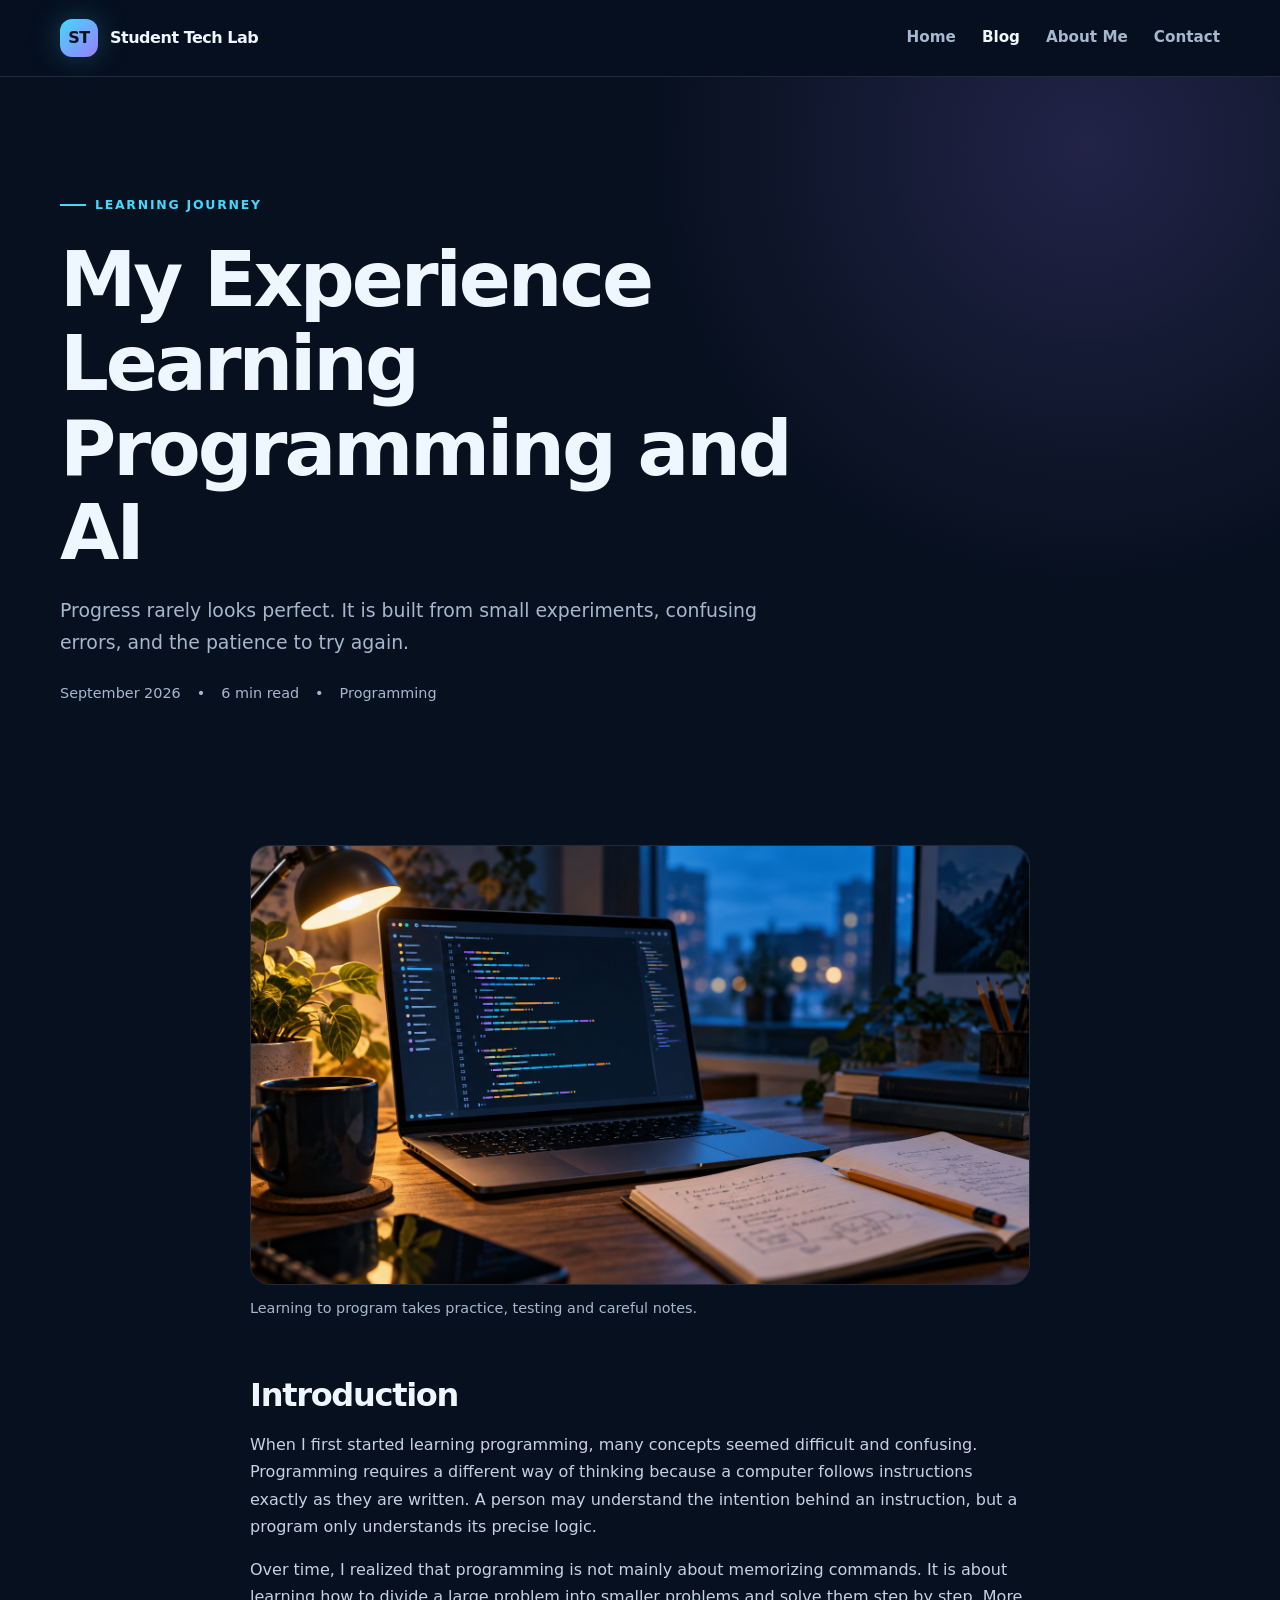
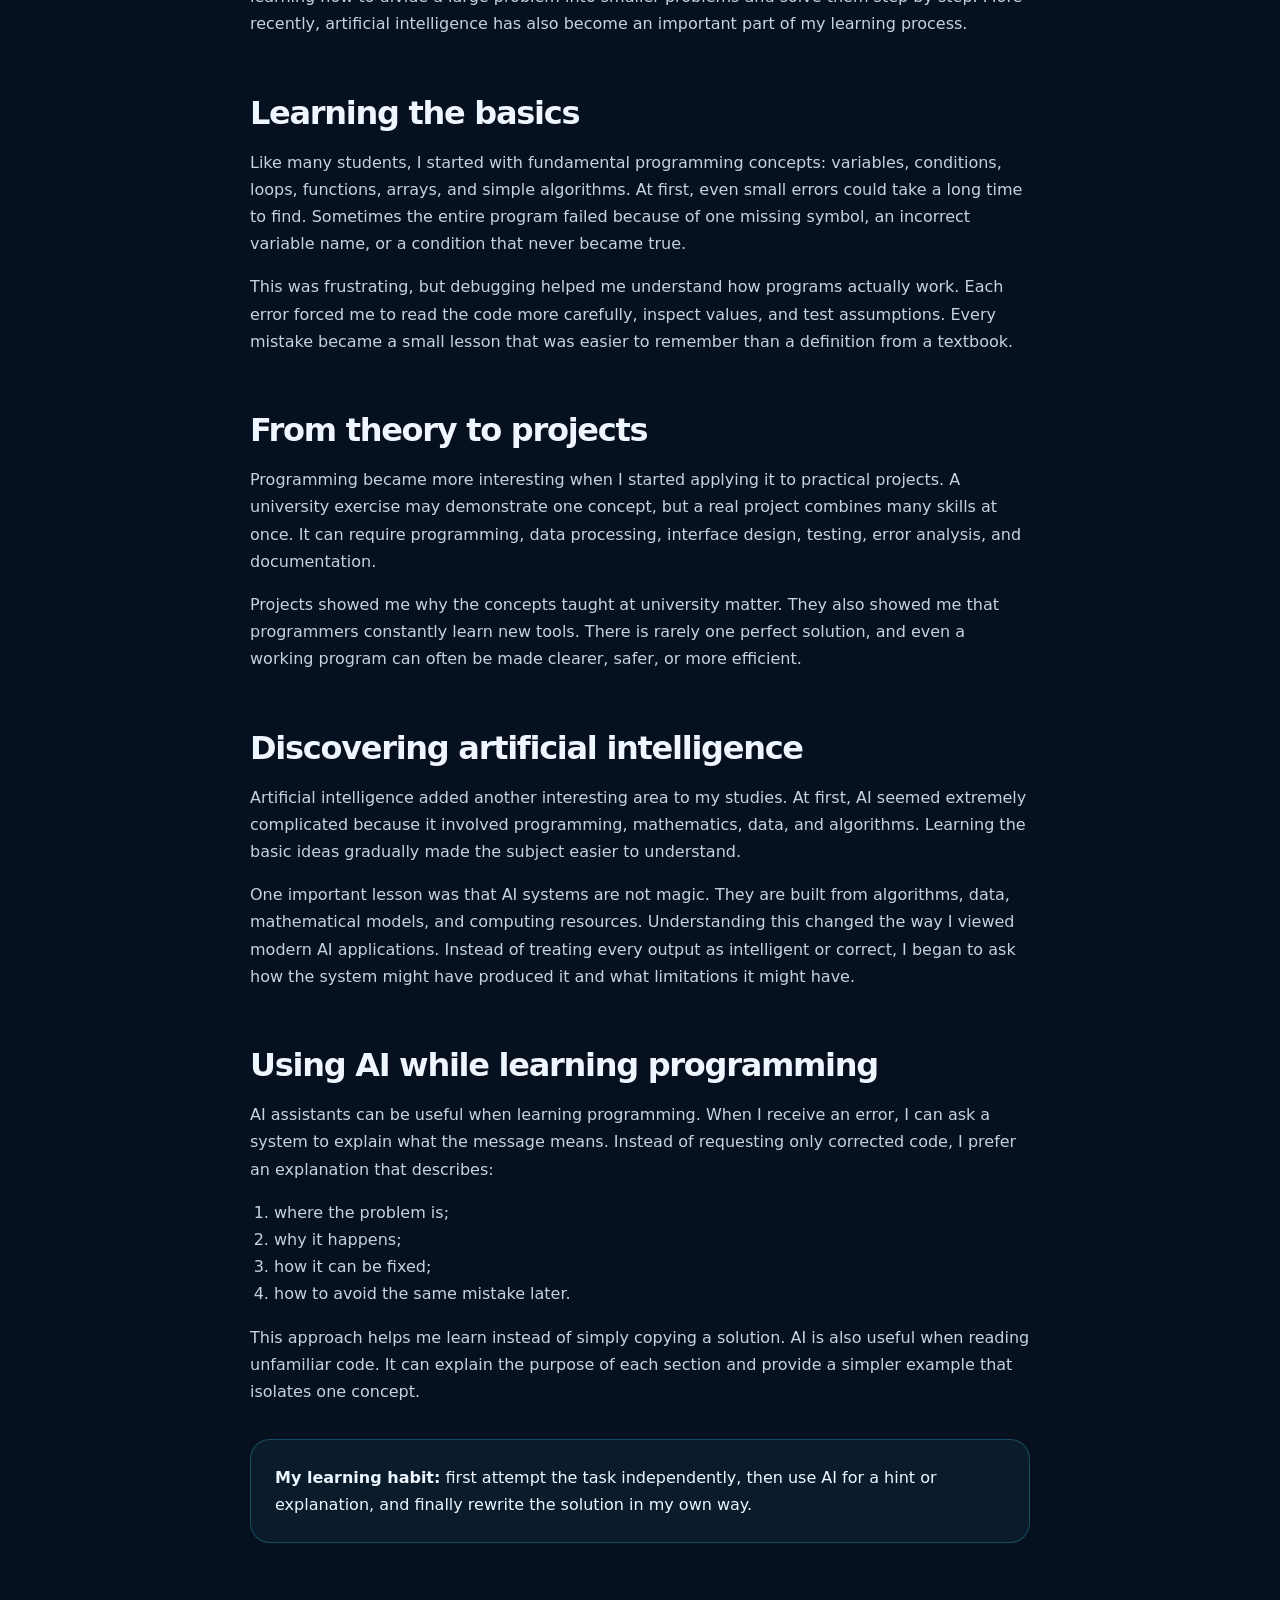
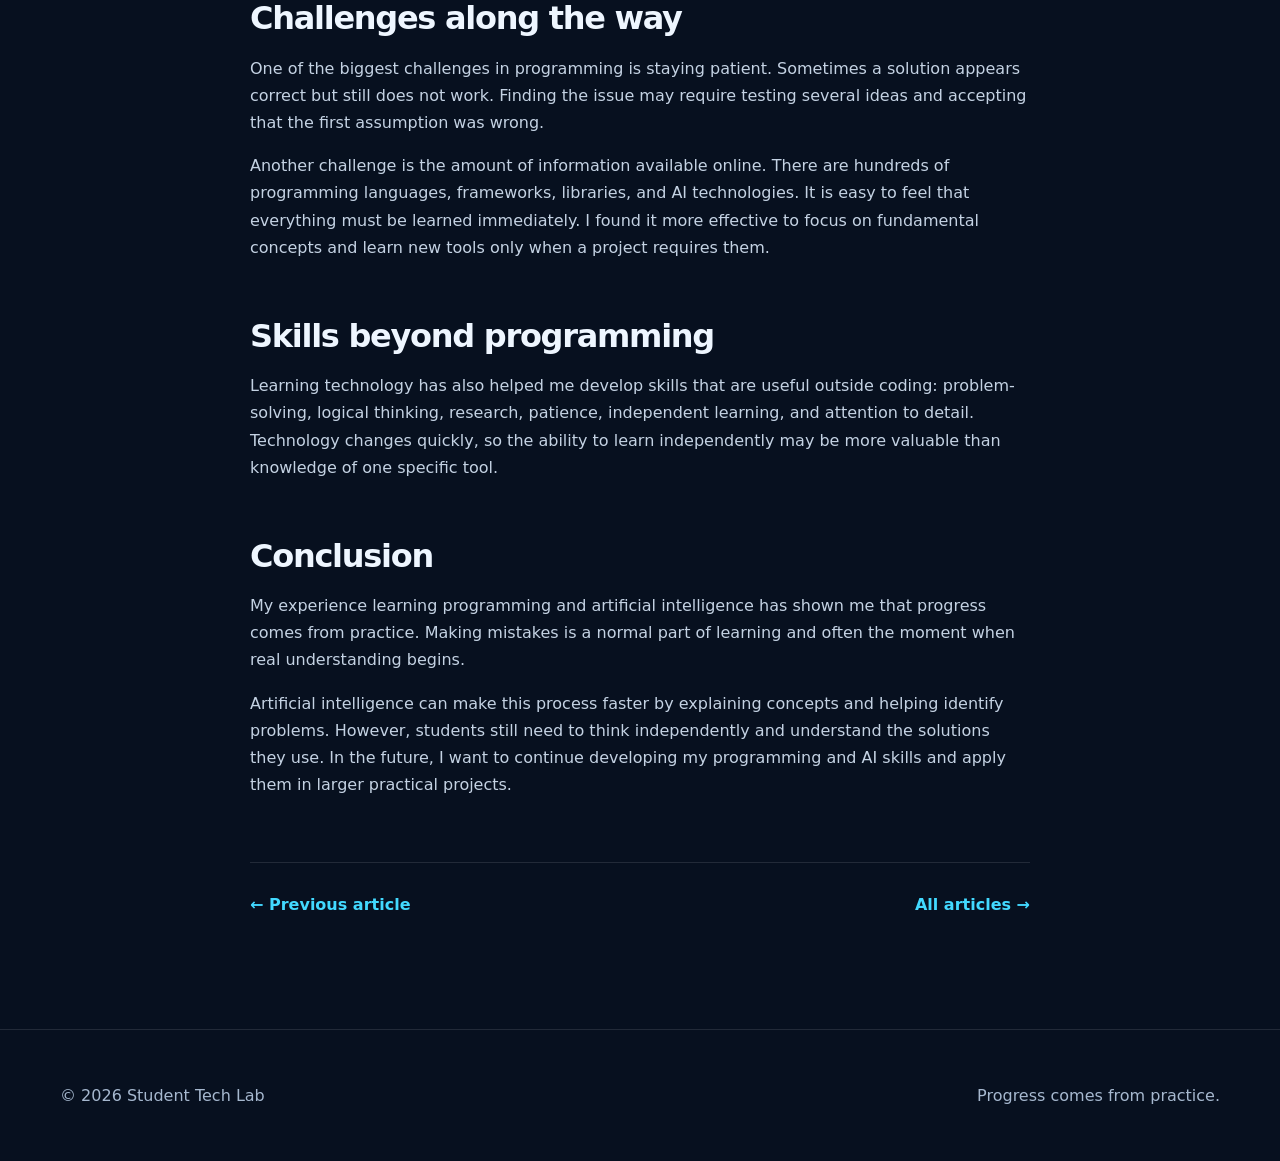
<file: articles/learning-programming-ai.html>
<!doctype html><html lang="en"><head><meta charset="utf-8"><meta name="viewport" content="width=device-width,initial-scale=1"><title>My Experience Learning Programming and AI</title><meta name="description" content="A university student's experience learning programming and artificial intelligence, including challenges, projects, mistakes, and lessons."><meta name="keywords" content="learning programming, AI student experience, programming student, artificial intelligence learning, coding journey"><link rel="icon" href="../favicon.svg" type="image/svg+xml"><link rel="stylesheet" href="../assets/styles.css"></head><body><a class="skip" href="#main">Skip to content</a><header class="site-header"><nav class="nav wrap" aria-label="Main navigation"><a class="brand" href="../index.html"><span class="brand-mark">ST</span>Student Tech Lab</a><button class="menu-btn" aria-expanded="false" aria-controls="nav-links">Menu</button><div class="nav-links" id="nav-links"><a href="../index.html">Home</a><a href="../index.html#articles" aria-current="page">Blog</a><a href="../about.html">About Me</a><a href="../contact.html">Contact</a></div></nav></header><main id="main"><header class="page-hero"><div class="wrap"><span class="eyebrow">Learning journey</span><h1>My Experience Learning Programming and AI</h1><p>Progress rarely looks perfect. It is built from small experiments, confusing errors, and the patience to try again.</p><div class="article-meta"><span>September 2026</span><span>•</span><span>6 min read</span><span>•</span><span>Programming</span></div></div></header><article class="article-wrap"><figure class="article-figure"><img src="../assets/programming-workspace.png" alt="Illustrated programming workspace with a laptop, notebook and desk lamp" width="1536" height="864"><figcaption>Learning to program takes practice, testing and careful notes. </figcaption></figure><h2>Introduction</h2><p>When I first started learning programming, many concepts seemed difficult and confusing. Programming requires a different way of thinking because a computer follows instructions exactly as they are written. A person may understand the intention behind an instruction, but a program only understands its precise logic.</p><p>Over time, I realized that programming is not mainly about memorizing commands. It is about learning how to divide a large problem into smaller problems and solve them step by step. More recently, artificial intelligence has also become an important part of my learning process.</p><h2>Learning the basics</h2><p>Like many students, I started with fundamental programming concepts: variables, conditions, loops, functions, arrays, and simple algorithms. At first, even small errors could take a long time to find. Sometimes the entire program failed because of one missing symbol, an incorrect variable name, or a condition that never became true.</p><p>This was frustrating, but debugging helped me understand how programs actually work. Each error forced me to read the code more carefully, inspect values, and test assumptions. Every mistake became a small lesson that was easier to remember than a definition from a textbook.</p><h2>From theory to projects</h2><p>Programming became more interesting when I started applying it to practical projects. A university exercise may demonstrate one concept, but a real project combines many skills at once. It can require programming, data processing, interface design, testing, error analysis, and documentation.</p><p>Projects showed me why the concepts taught at university matter. They also showed me that programmers constantly learn new tools. There is rarely one perfect solution, and even a working program can often be made clearer, safer, or more efficient.</p><h2>Discovering artificial intelligence</h2><p>Artificial intelligence added another interesting area to my studies. At first, AI seemed extremely complicated because it involved programming, mathematics, data, and algorithms. Learning the basic ideas gradually made the subject easier to understand.</p><p>One important lesson was that AI systems are not magic. They are built from algorithms, data, mathematical models, and computing resources. Understanding this changed the way I viewed modern AI applications. Instead of treating every output as intelligent or correct, I began to ask how the system might have produced it and what limitations it might have.</p><h2>Using AI while learning programming</h2><p>AI assistants can be useful when learning programming. When I receive an error, I can ask a system to explain what the message means. Instead of requesting only corrected code, I prefer an explanation that describes:</p><ol><li>where the problem is;</li><li>why it happens;</li><li>how it can be fixed;</li><li>how to avoid the same mistake later.</li></ol><p>This approach helps me learn instead of simply copying a solution. AI is also useful when reading unfamiliar code. It can explain the purpose of each section and provide a simpler example that isolates one concept.</p><div class="article-note"><strong>My learning habit:</strong> first attempt the task independently, then use AI for a hint or explanation, and finally rewrite the solution in my own way.</div><h2>Challenges along the way</h2><p>One of the biggest challenges in programming is staying patient. Sometimes a solution appears correct but still does not work. Finding the issue may require testing several ideas and accepting that the first assumption was wrong.</p><p>Another challenge is the amount of information available online. There are hundreds of programming languages, frameworks, libraries, and AI technologies. It is easy to feel that everything must be learned immediately. I found it more effective to focus on fundamental concepts and learn new tools only when a project requires them.</p><h2>Skills beyond programming</h2><p>Learning technology has also helped me develop skills that are useful outside coding: problem-solving, logical thinking, research, patience, independent learning, and attention to detail. Technology changes quickly, so the ability to learn independently may be more valuable than knowledge of one specific tool.</p><h2>Conclusion</h2><p>My experience learning programming and artificial intelligence has shown me that progress comes from practice. Making mistakes is a normal part of learning and often the moment when real understanding begins.</p><p>Artificial intelligence can make this process faster by explaining concepts and helping identify problems. However, students still need to think independently and understand the solutions they use. In the future, I want to continue developing my programming and AI skills and apply them in larger practical projects.</p><nav class="article-nav" aria-label="Article navigation"><a href="five-ai-tools.html">← Previous article</a><a href="../index.html#articles">All articles →</a></nav></article></main><footer class="site-footer"><div class="wrap footer-row"><p>© 2026 Student Tech Lab</p><p>Progress comes from practice.</p></div></footer><script src="../assets/site.js"></script></body></html>
</file>
<file: assets/styles.css>
:root{--bg:#07101f;--surface:#0e1a2d;--surface2:#13233b;--text:#eef6ff;--muted:#a6b8cf;--cyan:#42d9ff;--violet:#9b7cff;--amber:#ffb45b;--line:rgba(255,255,255,.11);--max:1160px;--shadow:0 24px 80px rgba(0,0,0,.28)}
*{box-sizing:border-box}html{scroll-behavior:smooth}body{margin:0;background:var(--bg);color:var(--text);font-family:Inter,ui-sans-serif,system-ui,-apple-system,BlinkMacSystemFont,"Segoe UI",sans-serif;font-size:16px;line-height:1.7}a{color:inherit}img{display:block;max-width:100%}.wrap{width:min(var(--max),calc(100% - 40px));margin:auto}.site-header{position:sticky;top:0;z-index:20;background:rgba(7,16,31,.84);backdrop-filter:blur(18px);border-bottom:1px solid var(--line)}.nav{height:76px;display:flex;align-items:center;justify-content:space-between;gap:24px}.brand{display:flex;align-items:center;gap:12px;text-decoration:none;font-weight:850;letter-spacing:-.03em}.brand-mark{display:grid;place-items:center;width:38px;height:38px;border-radius:12px;background:linear-gradient(135deg,var(--cyan),var(--violet));color:#06101c;box-shadow:0 0 30px rgba(66,217,255,.25)}.nav-links{display:flex;align-items:center;gap:26px}.nav-links a{text-decoration:none;color:var(--muted);font-size:.95rem;font-weight:650}.nav-links a:hover,.nav-links a[aria-current="page"]{color:var(--text)}.menu-btn{display:none;border:1px solid var(--line);background:var(--surface);color:var(--text);border-radius:12px;padding:10px 12px;font:inherit}.hero{position:relative;min-height:650px;display:flex;align-items:center;overflow:hidden;background:#07101f}.hero:before{content:"";position:absolute;inset:0;background:linear-gradient(90deg,rgba(7,16,31,.98) 0%,rgba(7,16,31,.85) 36%,rgba(7,16,31,.18) 72%),url('hero-ai-lab.png') 72% center/cover no-repeat}.hero:after{content:"";position:absolute;inset:auto 0 0;height:160px;background:linear-gradient(transparent,var(--bg))}.hero-content{position:relative;z-index:1;max-width:700px;padding:110px 0 120px}.eyebrow{display:inline-flex;align-items:center;gap:9px;color:var(--cyan);font-size:.78rem;font-weight:800;letter-spacing:.14em;text-transform:uppercase}.eyebrow:before{content:"";width:26px;height:2px;background:var(--cyan)}h1,h2,h3{line-height:1.1;letter-spacing:-.04em;margin-top:0}h1{font-size:clamp(3rem,7vw,6rem);margin:22px 0 24px;max-width:780px}h2{font-size:clamp(2rem,4vw,3.5rem)}h3{font-size:1.35rem}.gradient{background:linear-gradient(90deg,var(--cyan),#d8ccff);-webkit-background-clip:text;background-clip:text;color:transparent}.lead{font-size:clamp(1.05rem,2vw,1.28rem);color:#c1d0e2;max-width:660px}.hero-actions{display:flex;flex-wrap:wrap;gap:14px;margin-top:34px}.button{display:inline-flex;align-items:center;justify-content:center;gap:10px;min-height:48px;padding:0 20px;border-radius:14px;text-decoration:none;font-weight:800;border:1px solid transparent;background:linear-gradient(135deg,var(--cyan),#6ea8ff);color:#06101c}.button.secondary{background:rgba(255,255,255,.05);border-color:var(--line);color:var(--text)}.section{padding:92px 0}.section-head{display:flex;justify-content:space-between;align-items:end;gap:32px;margin-bottom:38px}.section-head p{max-width:540px;color:var(--muted);margin:0}.post-grid{display:grid;grid-template-columns:repeat(3,1fr);gap:22px}.card{display:flex;flex-direction:column;min-height:360px;padding:28px;border:1px solid var(--line);border-radius:24px;background:linear-gradient(145deg,rgba(19,35,59,.96),rgba(10,22,40,.96));box-shadow:var(--shadow);text-decoration:none;transition:transform .25s,border-color .25s}.card:hover{transform:translateY(-6px);border-color:rgba(66,217,255,.45)}.card-number{font-size:3.7rem;font-weight:900;line-height:1;color:rgba(66,217,255,.18);letter-spacing:-.08em}.card h3{font-size:1.55rem;margin:44px 0 14px}.card p{color:var(--muted);margin:0}.card-meta{margin-top:auto;padding-top:28px;display:flex;justify-content:space-between;color:#d0dded;font-size:.87rem}.topic-strip{display:grid;grid-template-columns:1.2fr .8fr;gap:24px}.feature-panel,.quote-panel{border:1px solid var(--line);border-radius:28px;padding:42px;background:var(--surface)}.feature-panel{background:radial-gradient(circle at 80% 20%,rgba(155,124,255,.22),transparent 35%),var(--surface)}.feature-list{display:grid;grid-template-columns:repeat(2,1fr);gap:18px;margin-top:32px}.feature{padding:18px;border-left:2px solid var(--cyan);background:rgba(255,255,255,.03)}.feature strong{display:block}.feature span{color:var(--muted);font-size:.92rem}.quote-panel{display:flex;flex-direction:column;justify-content:space-between;background:linear-gradient(160deg,#143353,#111b32)}.quote-panel blockquote{font-size:1.45rem;line-height:1.45;margin:0}.page-hero{padding:110px 0 70px;background:radial-gradient(circle at 85% 10%,rgba(155,124,255,.18),transparent 35%)}.page-hero h1{font-size:clamp(2.7rem,6vw,5rem);margin-bottom:18px}.page-hero p{color:var(--muted);font-size:1.18rem;max-width:760px}.article-wrap{width:min(780px,calc(100% - 40px));margin:auto;padding:70px 0 110px}.article-meta{display:flex;gap:16px;flex-wrap:wrap;color:var(--muted);font-size:.9rem;margin:22px 0 0}.article-wrap h2{font-size:2rem;margin:58px 0 18px}.article-wrap h3{margin:38px 0 12px}.article-wrap p,.article-wrap li{color:#c4d2e3}.article-wrap ul,.article-wrap ol{padding-left:24px}.article-note{border:1px solid rgba(66,217,255,.25);border-radius:20px;padding:24px;background:rgba(66,217,255,.06);margin:34px 0}.article-nav{display:flex;justify-content:space-between;gap:20px;margin-top:64px;padding-top:28px;border-top:1px solid var(--line)}.article-nav a{color:var(--cyan);font-weight:750;text-decoration:none}.about-grid{display:grid;grid-template-columns:.8fr 1.2fr;gap:60px;align-items:start}.profile-card{position:sticky;top:110px;border:1px solid var(--line);border-radius:28px;padding:32px;background:linear-gradient(160deg,var(--surface2),var(--surface))}.profile-orb{width:100px;height:100px;border-radius:30px;background:radial-gradient(circle at 35% 30%,#fff,40%,var(--cyan) 41%,var(--violet));box-shadow:0 20px 60px rgba(66,217,255,.25);margin-bottom:28px}.chips{display:flex;flex-wrap:wrap;gap:9px;margin-top:24px}.chip{padding:8px 12px;border:1px solid var(--line);border-radius:999px;color:#c9d9eb;font-size:.85rem}.prose h2{margin-top:0}.prose p{color:#c4d2e3}.contact-grid{display:grid;grid-template-columns:.8fr 1.2fr;gap:50px}.contact-card{border:1px solid var(--line);border-radius:28px;padding:34px;background:var(--surface)}form{display:grid;gap:18px}label{display:grid;gap:8px;font-weight:700}input,textarea{width:100%;border:1px solid var(--line);border-radius:14px;background:#091426;color:var(--text);padding:14px 15px;font:inherit}textarea{min-height:150px;resize:vertical}input:focus,textarea:focus{outline:2px solid var(--cyan);outline-offset:2px}.form-status{min-height:24px;color:var(--cyan);margin:0}.site-footer{border-top:1px solid var(--line);padding:36px 0;color:var(--muted)}.footer-row{display:flex;justify-content:space-between;gap:24px;align-items:center}.footer-row a{color:var(--cyan);text-decoration:none}.skip{position:absolute;left:-9999px;top:8px;background:#fff;color:#000;padding:10px;z-index:100}.skip:focus{left:8px}
@media(max-width:860px){.menu-btn{display:block}.nav-links{display:none;position:absolute;top:76px;left:20px;right:20px;padding:18px;flex-direction:column;align-items:stretch;background:#0d192b;border:1px solid var(--line);border-radius:18px}.nav-links.open{display:flex}.hero{min-height:610px}.hero:before{background:linear-gradient(90deg,rgba(7,16,31,.98),rgba(7,16,31,.7)),url('hero-ai-lab.png') 66% center/cover no-repeat}.post-grid{grid-template-columns:1fr}.topic-strip,.about-grid,.contact-grid{grid-template-columns:1fr}.profile-card{position:static}.section-head{display:block}.section-head p{margin-top:14px}.feature-list{grid-template-columns:1fr}}
@media(max-width:560px){.wrap,.article-wrap{width:min(100% - 28px,var(--max))}.nav{height:68px}.nav-links{top:68px;left:14px;right:14px}.hero-content{padding:90px 0 100px}.hero h1{font-size:3rem}.section{padding:68px 0}.feature-panel,.quote-panel,.contact-card{padding:26px}.article-nav{flex-direction:column}.footer-row{display:block}.footer-row p{margin:6px 0}}
@media(prefers-reduced-motion:reduce){html{scroll-behavior:auto}.card{transition:none}}
.article-figure{margin:0 0 44px}.article-figure img{width:100%;height:min(440px,55vw);object-fit:cover;border-radius:20px;border:1px solid var(--line)}.article-figure figcaption{margin-top:12px;color:var(--muted);font-size:.9rem;line-height:1.6}.article-figure figcaption span{display:block;font-size:.8rem;margin-top:4px}
</file>
